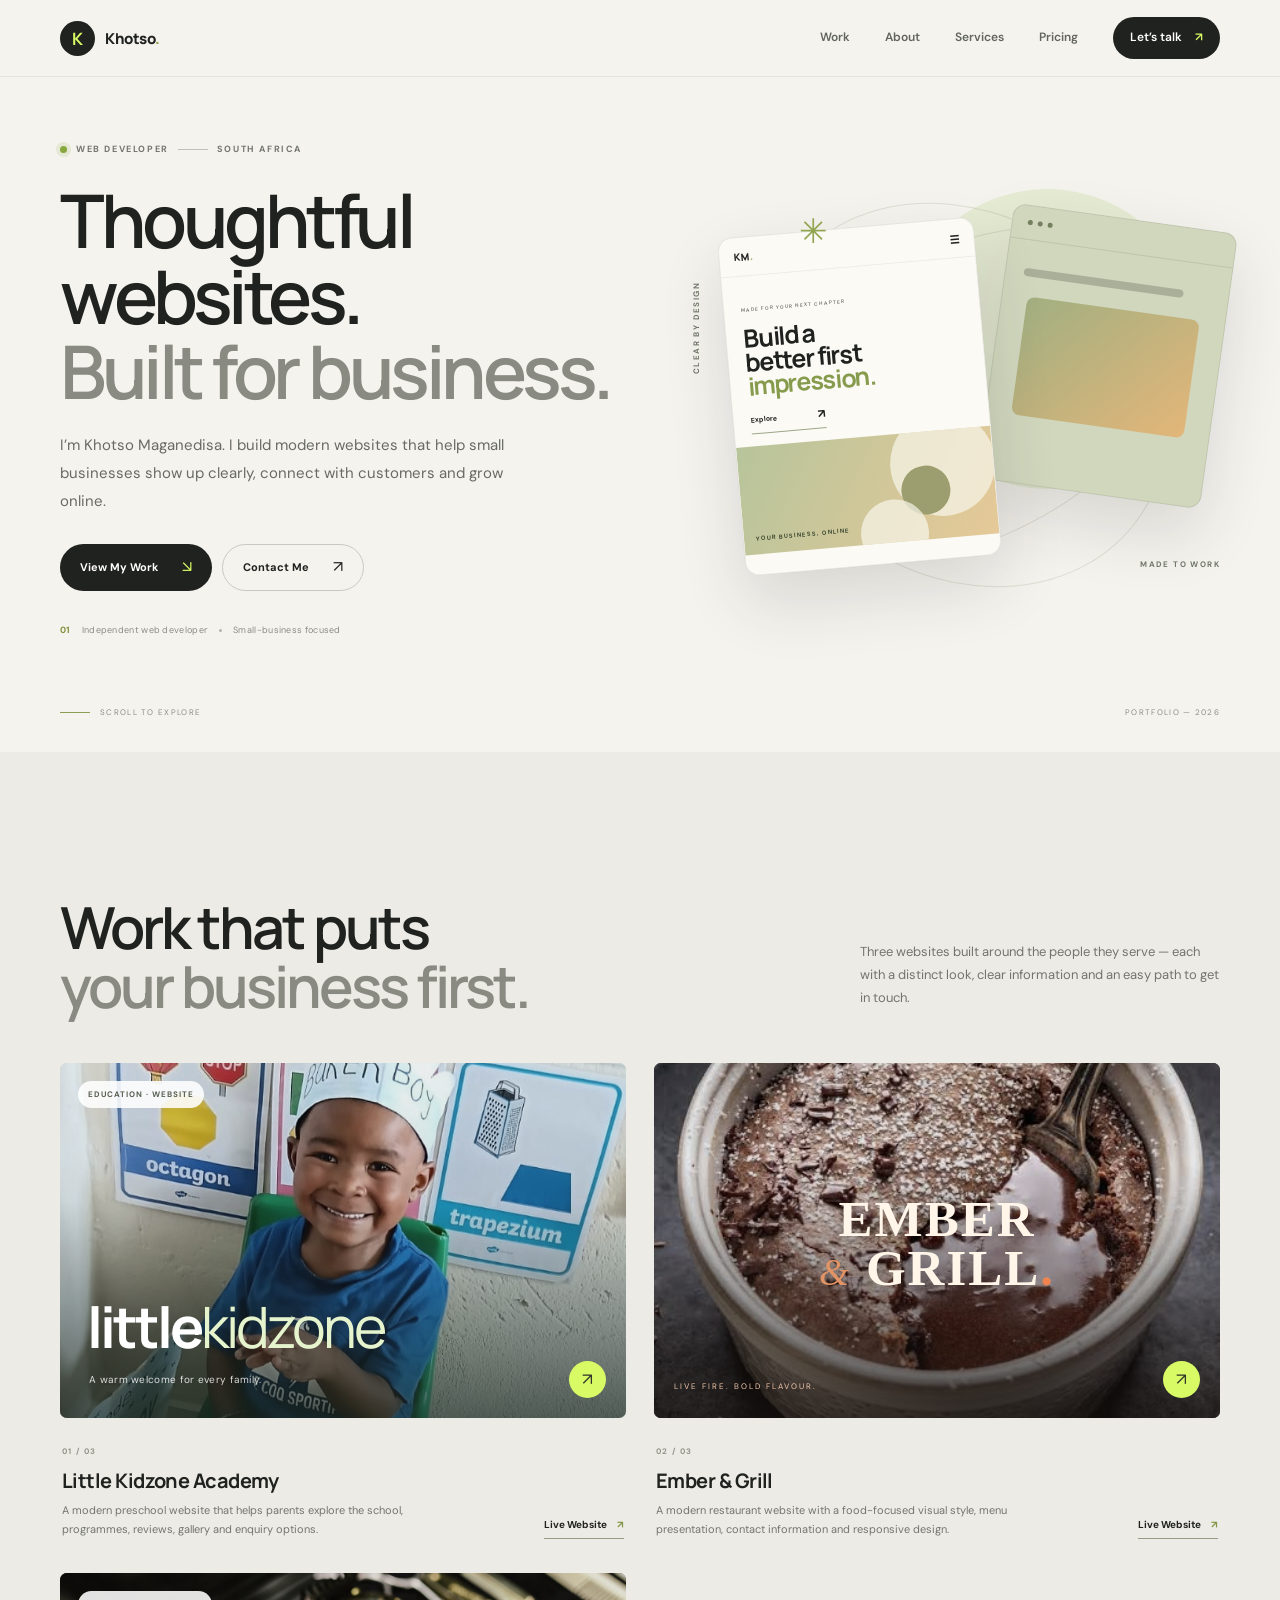
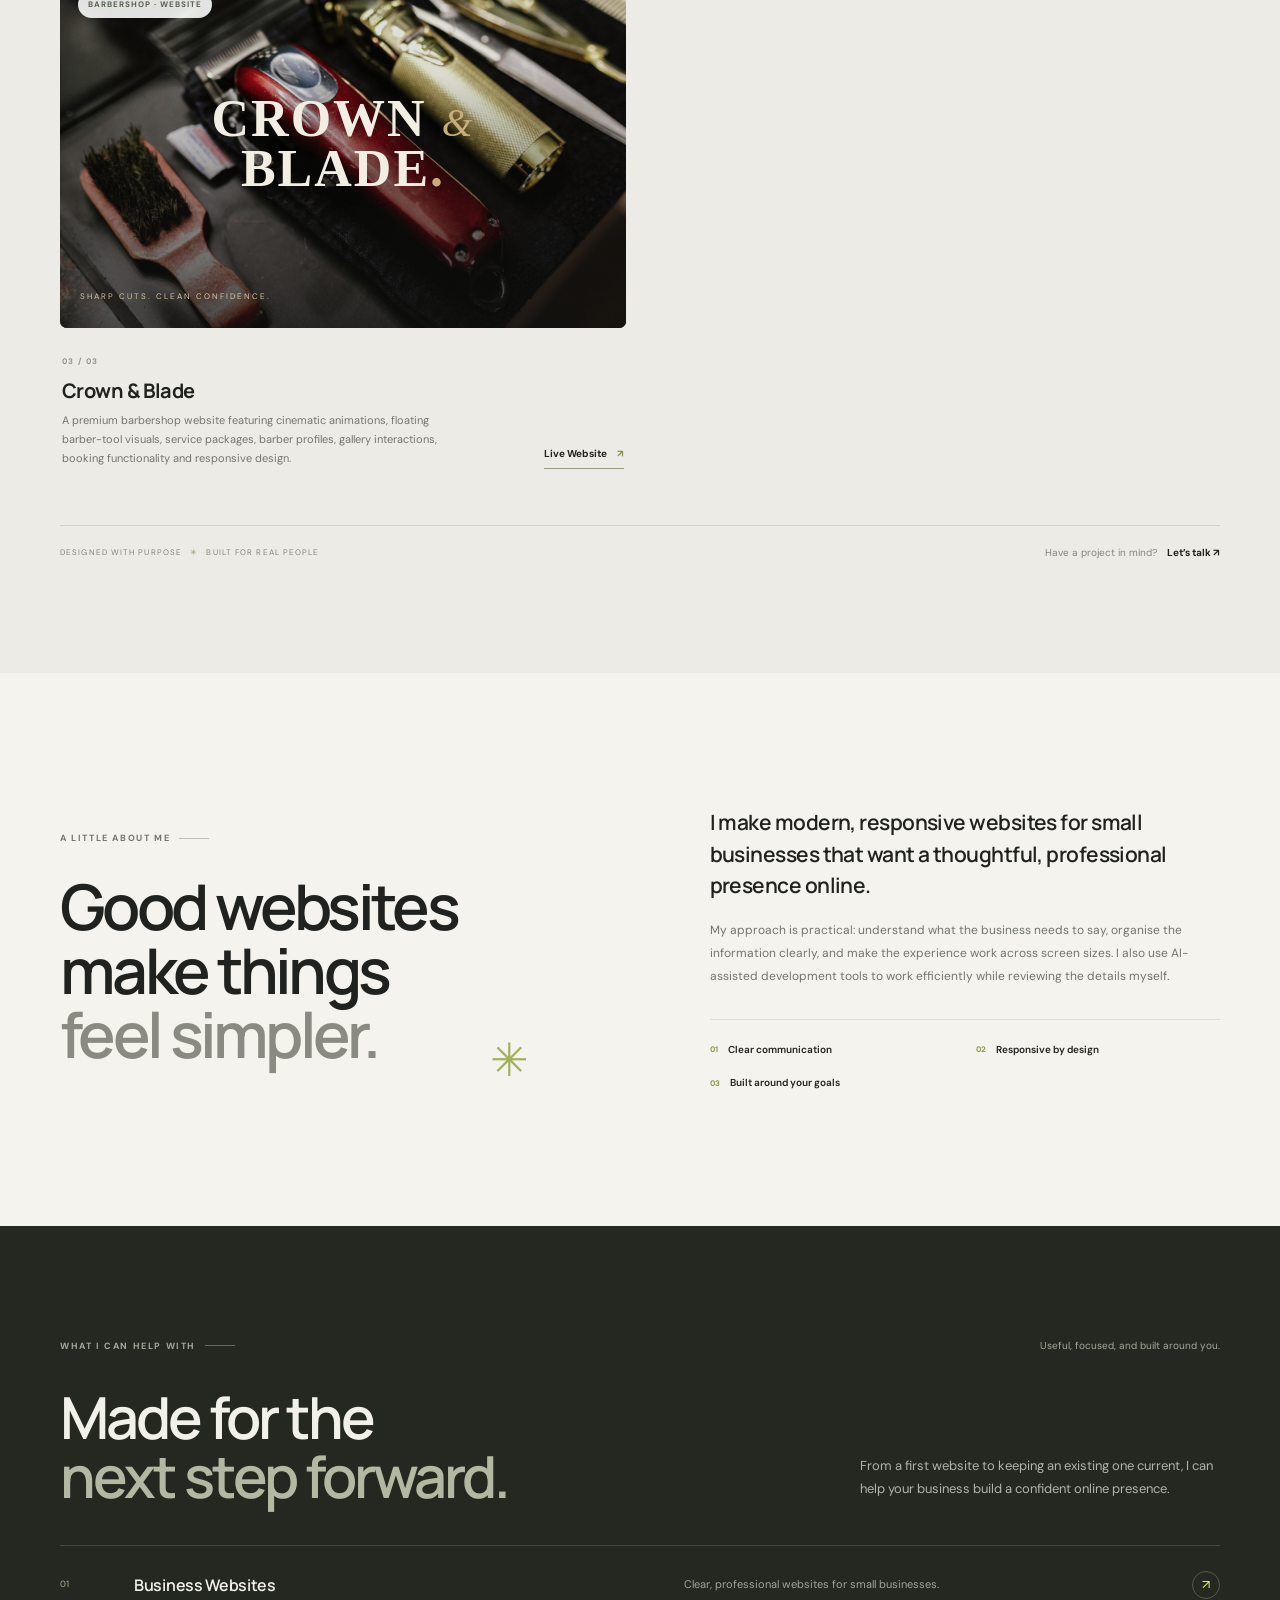
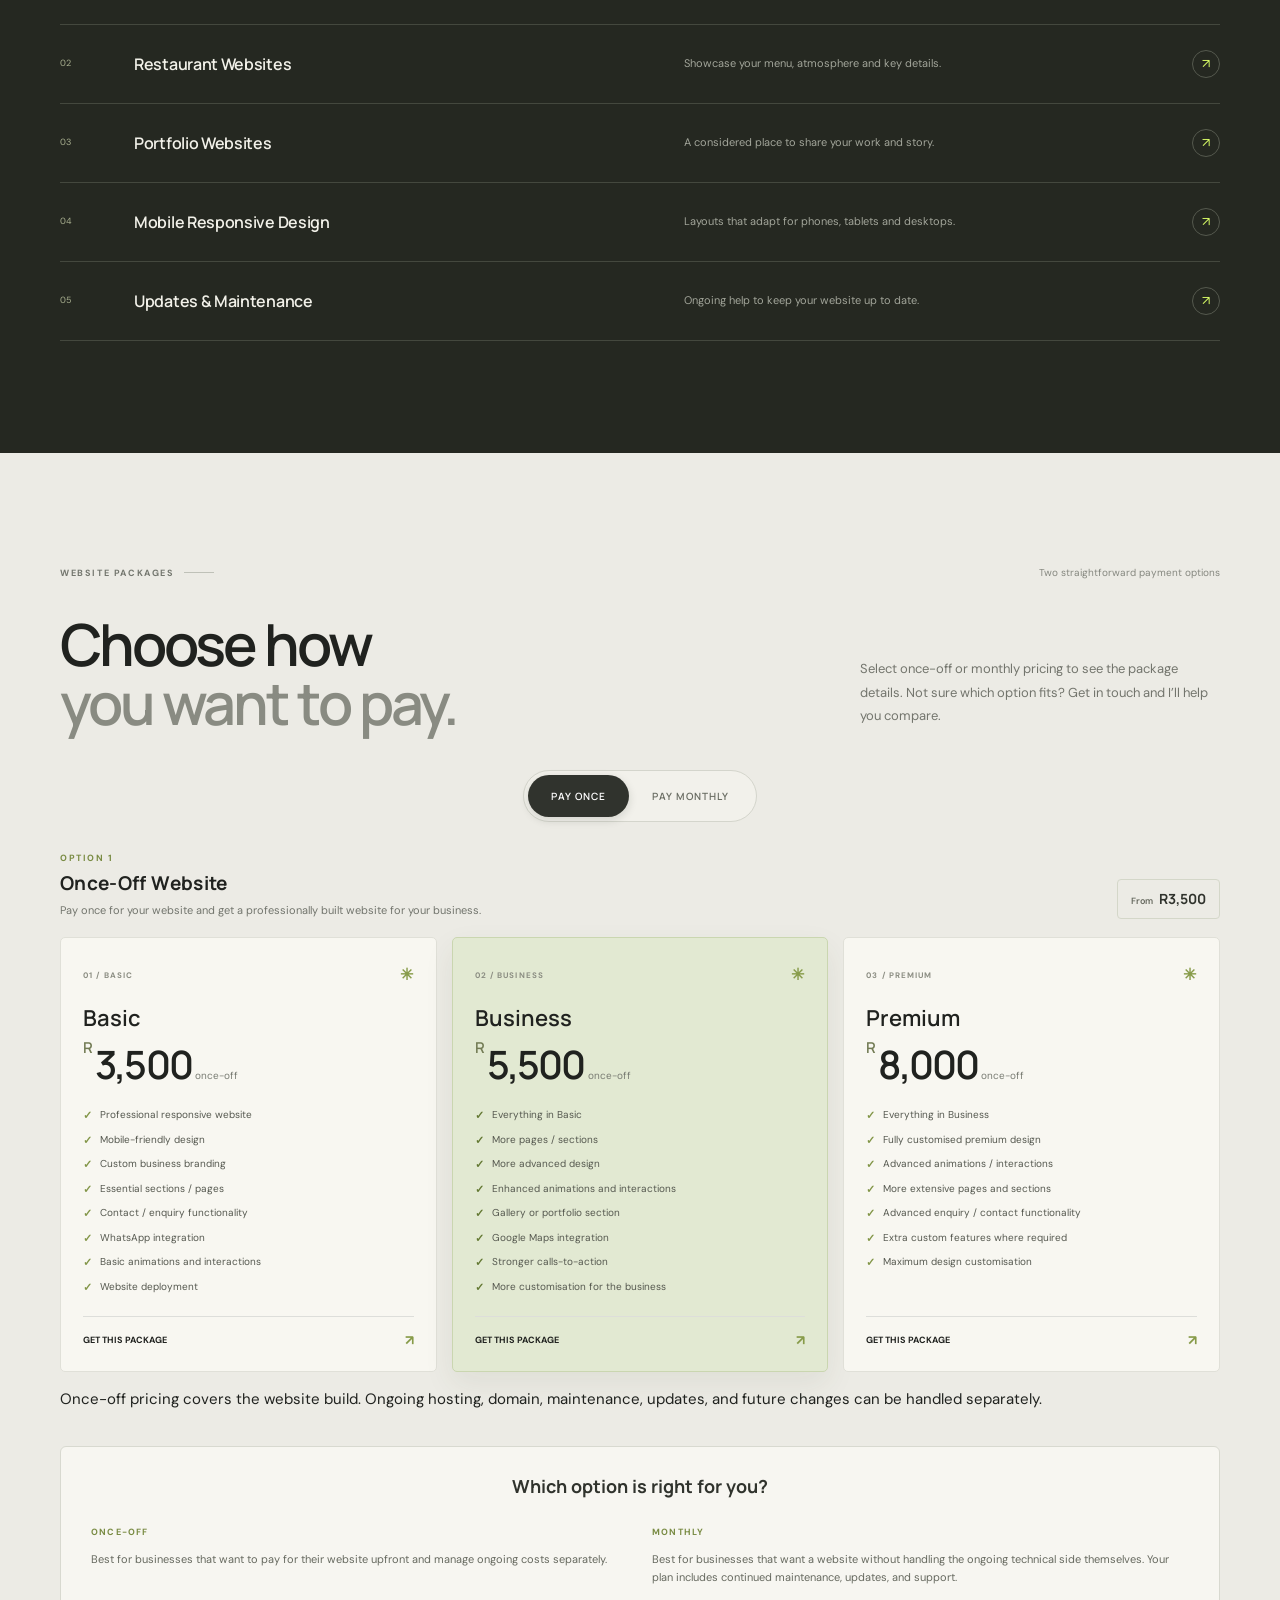
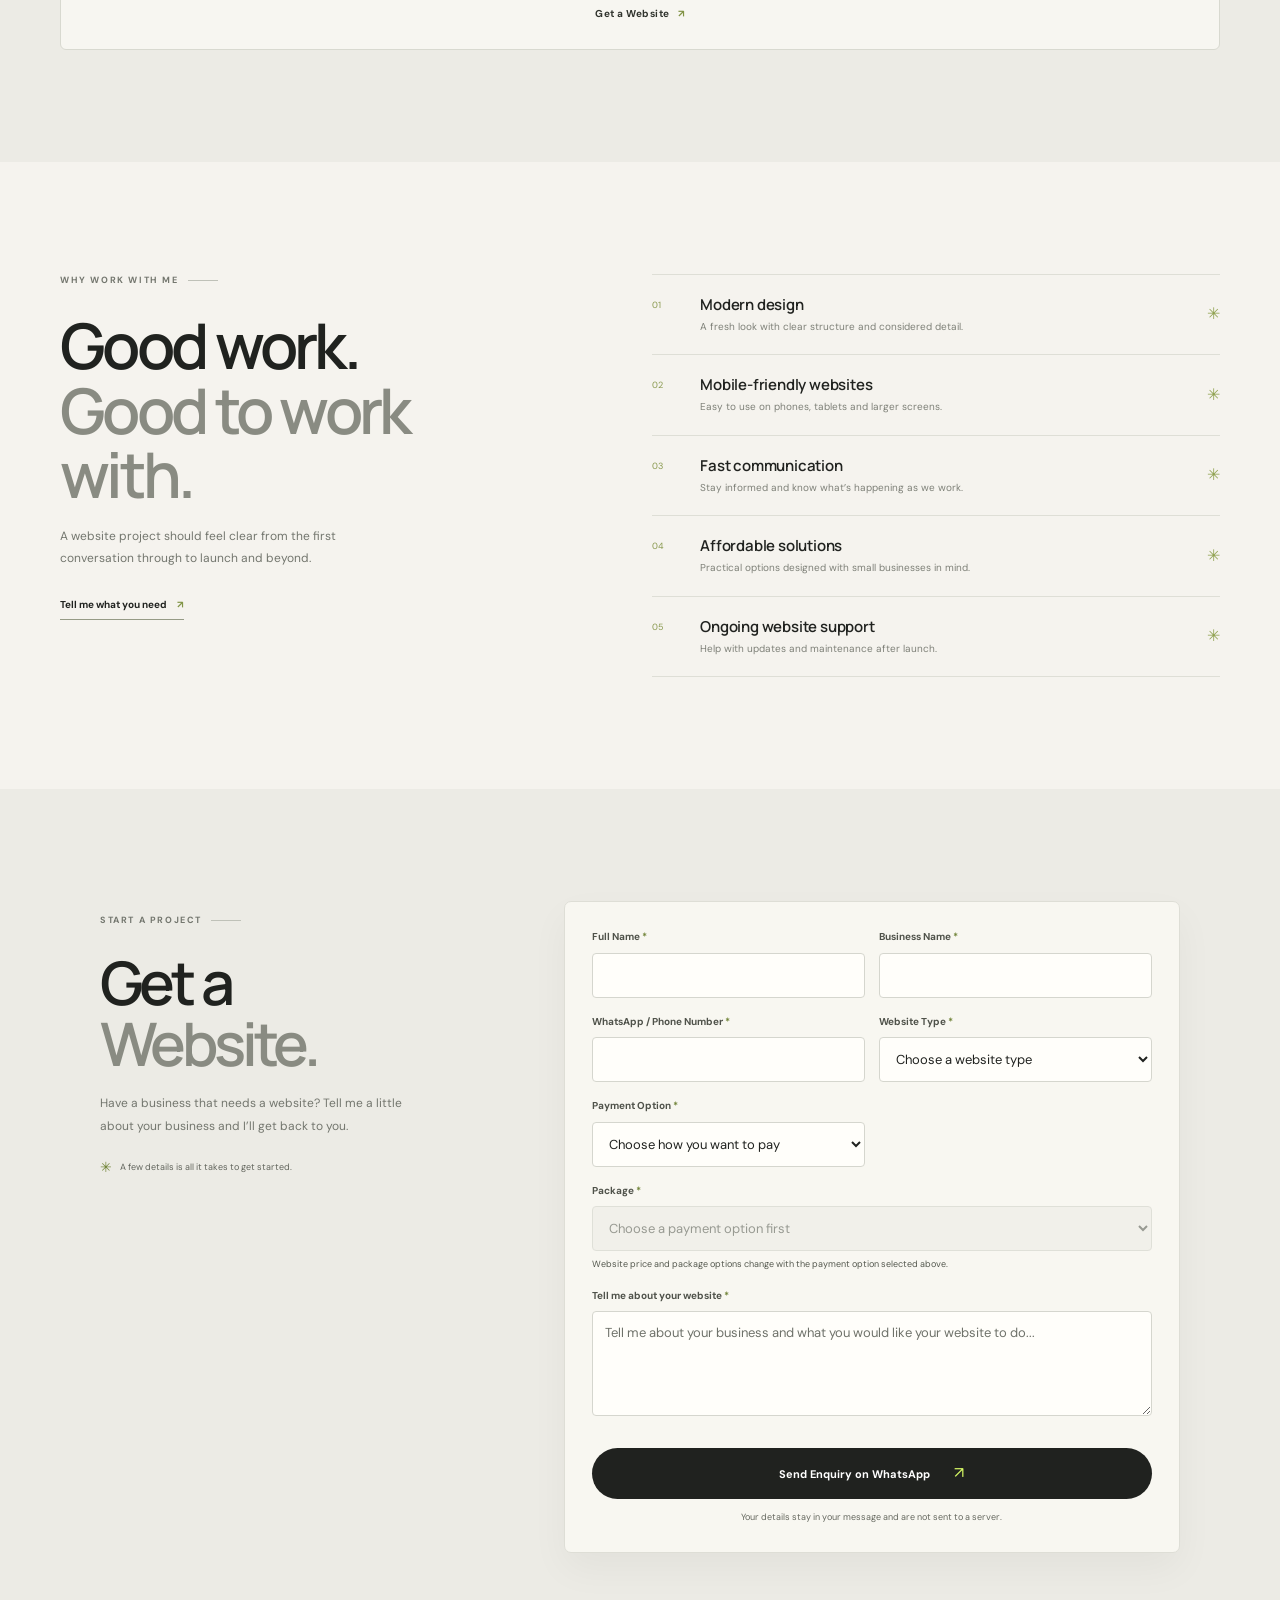
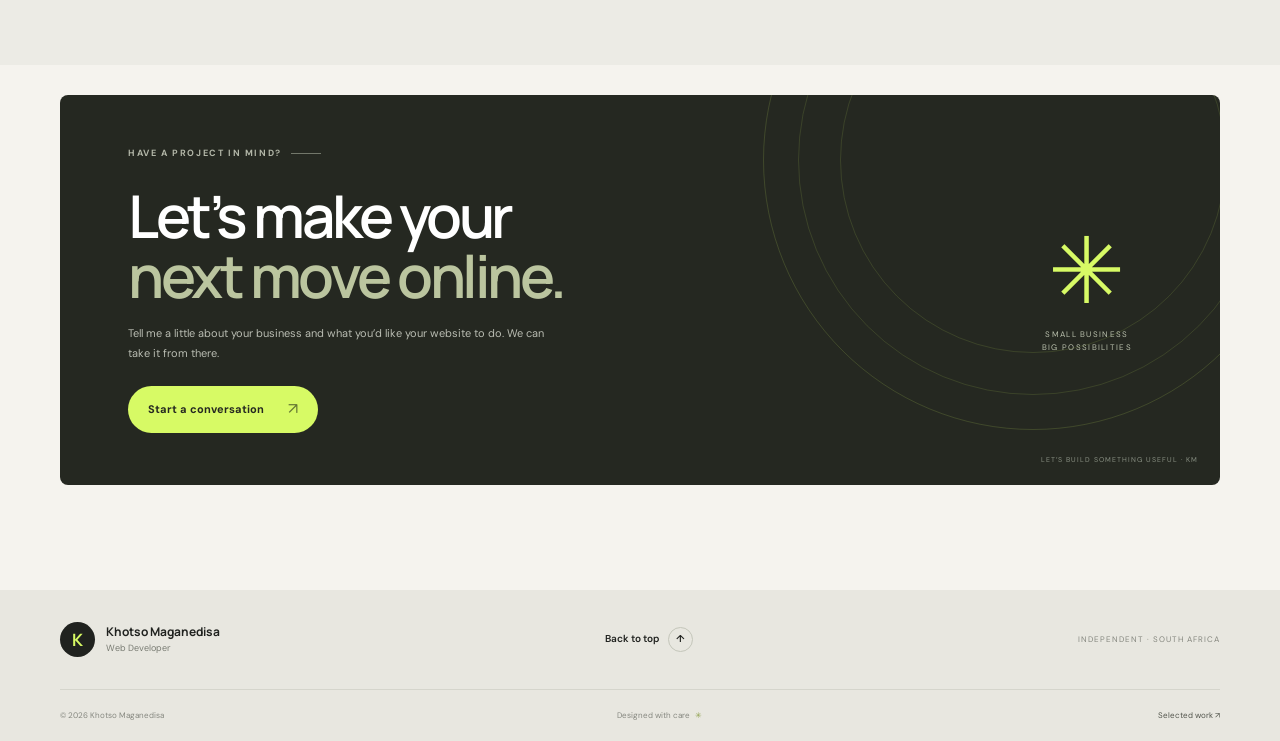
<file: index.html>
<!doctype html>
<html lang="en-ZA">
<head>
  <meta charset="utf-8">
  <meta name="viewport" content="width=device-width, initial-scale=1">
  <meta name="theme-color" content="#f5f3ee">
  <meta name="description" content="Khotso Maganedisa builds modern, responsive websites for small businesses.">
  <title>Khotso Maganedisa — Web Developer</title>
  <link rel="preconnect" href="https://fonts.googleapis.com">
  <link rel="preconnect" href="https://fonts.gstatic.com" crossorigin>
  <link href="https://fonts.googleapis.com/css2?family=DM+Sans:wght@400;500;600;700&family=Manrope:wght@400;500;600;700;800&display=swap" rel="stylesheet">
  <link rel="stylesheet" href="styles.css">
  <link rel="stylesheet" href="pricing.css">
  <link rel="stylesheet" href="enquiry.css">
  <script src="script.js" defer></script>
</head>
<body>
  <a class="skip-link" href="#main">Skip to content</a>
  <header class="site-header" id="top">
    <nav class="nav container" aria-label="Main navigation">
      <a class="brand" href="#top" aria-label="Khotso Maganedisa home"><span class="brand-mark">K</span><span>Khotso<span class="brand-dot">.</span></span></a>
      <button class="nav-toggle" type="button" aria-expanded="false" aria-controls="nav-links" aria-label="Open navigation"><span></span><span></span></button>
      <div class="nav-links" id="nav-links">
        <a href="#work">Work</a><a href="#about">About</a><a href="#services">Services</a><a href="#pricing">Pricing</a>
        <a class="nav-contact" href="#contact">Let’s talk <span aria-hidden="true">↗</span></a>
      </div>
    </nav>
  </header>

  <main id="main">
    <section class="hero container" aria-labelledby="hero-title">
      <div class="hero-copy reveal">
        <p class="eyebrow"><span class="status-dot"></span> WEB DEVELOPER <span class="eyebrow-line"></span> SOUTH AFRICA</p>
        <h1 id="hero-title">Thoughtful websites.<br><span>Built for business.</span></h1>
        <p class="hero-intro">I’m Khotso Maganedisa. I build modern websites that help small businesses show up clearly, connect with customers and grow online.</p>
        <div class="hero-actions"><a class="button button-dark" href="#work">View My Work <span aria-hidden="true">↘</span></a><a class="button button-outline" href="#contact">Contact Me <span aria-hidden="true">↗</span></a></div>
        <p class="hero-note"><span>01</span> Independent web developer <i></i> Small-business focused</p>
      </div>
      <div class="hero-art reveal" aria-label="Abstract portfolio illustration">
        <div class="art-orbit orbit-one"></div><div class="art-orbit orbit-two"></div><div class="art-sun"></div>
        <div class="art-card card-back"><span class="mini-window"><i></i><i></i><i></i></span><span class="back-lines"></span><span class="back-block"></span></div>
        <div class="art-card card-front"><div class="mock-top"><span>KM<span>.</span></span><span class="mock-menu">☰</span></div><div class="mock-copy"><small>MADE FOR YOUR NEXT CHAPTER</small><b>Build a<br>better first<br><em>impression.</em></b><span class="mock-cta">Explore <i>↗</i></span></div><div class="mock-image"><div class="mock-shape"></div><span>YOUR BUSINESS, ONLINE</span></div></div>
        <span class="art-label label-left">CLEAR BY DESIGN</span><span class="art-label label-right">MADE TO WORK</span><span class="art-spark">✳</span>
      </div>
      <a class="scroll-cue" href="#work"><span></span>SCROLL TO EXPLORE</a><span class="hero-index">PORTFOLIO — 2026</span>
    </section>

    <section class="work section" id="work">
      <div class="container">
        <div class="section-top reveal"><p class="eyebrow">SELECTED PROJECTS <span class="eyebrow-line"></span> 01—03</p><span class="section-aside">A closer look at what I build <b>↓</b></span></div>
        <div class="section-heading reveal"><h2>Work that puts<br><span>your business first.</span></h2><p>Three websites built around the people they serve — each with a distinct look, clear information and an easy path to get in touch.</p></div>
        <div class="project-grid">
          <article class="project-card project-kidzone reveal">
            <a class="project-visual kidzone-visual" href="https://xai-zen428.github.io/little-kidzone-academyWEB/" target="_blank" rel="noopener noreferrer" aria-label="Visit Little Kidzone Academy live website">
              <img src="assets/projects/little-kidzone.jpg" alt="A Little Kidzone Academy pupil taking part in a classroom activity" loading="lazy">
              <span class="visual-shade"></span><span class="project-type">EDUCATION · WEBSITE</span><span class="visual-title">little<span>kidzone</span></span><span class="visual-caption">A warm welcome for every family.</span><span class="visual-arrow" aria-hidden="true">↗</span>
            </a>
            <div class="project-info"><div><span class="project-count">01 / 03</span><h3>Little Kidzone Academy</h3><p>A modern preschool website that helps parents explore the school, programmes, reviews, gallery and enquiry options.</p></div><a class="text-link" href="https://xai-zen428.github.io/little-kidzone-academyWEB/" target="_blank" rel="noopener noreferrer">Live Website <span aria-hidden="true">↗</span></a></div>
          </article>
          <article class="project-card project-ember reveal">
            <a class="project-visual ember-visual" href="https://xai-zen428.github.io/ember-grill/" target="_blank" rel="noopener noreferrer" aria-label="Visit Ember and Grill live website">
              <img src="assets/projects/ember-grill.jpg" alt="Chocolate dessert featured in the Ember and Grill project" loading="lazy">
              <span class="ember-overlay"></span><span class="ember-wordmark">EMBER<br><i>&amp;</i> GRILL<span class="period">.</span></span><span class="ember-caption">LIVE FIRE. BOLD FLAVOUR.</span><span class="visual-arrow" aria-hidden="true">↗</span>
            </a>
            <div class="project-info"><div><span class="project-count">02 / 03</span><h3>Ember &amp; Grill</h3><p>A modern restaurant website with a food-focused visual style, menu presentation, contact information and responsive design.</p></div><a class="text-link" href="https://xai-zen428.github.io/ember-grill/" target="_blank" rel="noopener noreferrer">Live Website <span aria-hidden="true">↗</span></a></div>
          </article>
          <article class="project-card project-crown reveal">
            <a class="project-visual crown-visual" href="https://xai-zen428.github.io/Crown-Blade/" target="_blank" rel="noopener noreferrer" aria-label="Visit Crown and Blade live website">
              <img src="assets/projects/crown-blade.jpg" alt="Barber clippers, scissors and grooming tools" loading="lazy">
              <span class="crown-overlay"></span><span class="crown-wordmark">CROWN <i>&amp;</i><br>BLADE<span>.</span></span><span class="crown-caption">SHARP CUTS. CLEAN CONFIDENCE.</span><span class="project-type">BARBERSHOP · WEBSITE</span>
            </a>
            <div class="project-info"><div><span class="project-count">03 / 03</span><h3>Crown &amp; Blade</h3><p>A premium barbershop website featuring cinematic animations, floating barber-tool visuals, service packages, barber profiles, gallery interactions, booking functionality and responsive design.</p></div><a class="text-link" href="https://xai-zen428.github.io/Crown-Blade/" target="_blank" rel="noopener noreferrer">Live Website <span aria-hidden="true">↗</span></a></div>
          </article>
        </div>
        <div class="work-foot reveal"><span>DESIGNED WITH PURPOSE <i>✳</i> BUILT FOR REAL PEOPLE</span><a href="#contact">Have a project in mind? <b>Let’s talk ↗</b></a></div>
      </div>
    </section>

    <section class="about section" id="about">
      <div class="container about-grid">
        <div class="about-heading reveal"><p class="eyebrow">A LITTLE ABOUT ME <span class="eyebrow-line"></span></p><h2>Good websites<br>make things<br><span>feel simpler.</span></h2><span class="about-scribble" aria-hidden="true">✳</span></div>
        <div class="about-copy reveal"><p class="about-lead">I make modern, responsive websites for small businesses that want a thoughtful, professional presence online.</p><p>My approach is practical: understand what the business needs to say, organise the information clearly, and make the experience work across screen sizes. I also use AI-assisted development tools to work efficiently while reviewing the details myself.</p><div class="about-facts"><div><span>01</span><b>Clear communication</b></div><div><span>02</span><b>Responsive by design</b></div><div><span>03</span><b>Built around your goals</b></div></div></div>
      </div>
    </section>

    <section class="services section" id="services">
      <div class="container"><div class="section-top reveal"><p class="eyebrow">WHAT I CAN HELP WITH <span class="eyebrow-line"></span></p><span class="section-aside">Useful, focused, and built around you.</span></div><div class="section-heading reveal"><h2>Made for the<br><span>next step forward.</span></h2><p>From a first website to keeping an existing one current, I can help your business build a confident online presence.</p></div>
        <div class="service-list">
          <article class="service-item reveal"><span class="service-no">01</span><h3>Business Websites</h3><p>Clear, professional websites for small businesses.</p><span class="service-icon" aria-hidden="true">↗</span></article>
          <article class="service-item reveal"><span class="service-no">02</span><h3>Restaurant Websites</h3><p>Showcase your menu, atmosphere and key details.</p><span class="service-icon" aria-hidden="true">↗</span></article>
          <article class="service-item reveal"><span class="service-no">03</span><h3>Portfolio Websites</h3><p>A considered place to share your work and story.</p><span class="service-icon" aria-hidden="true">↗</span></article>
          <article class="service-item reveal"><span class="service-no">04</span><h3>Mobile Responsive Design</h3><p>Layouts that adapt for phones, tablets and desktops.</p><span class="service-icon" aria-hidden="true">↗</span></article>
          <article class="service-item reveal"><span class="service-no">05</span><h3>Updates &amp; Maintenance</h3><p>Ongoing help to keep your website up to date.</p><span class="service-icon" aria-hidden="true">↗</span></article>
        </div>
      </div>
    </section>

    <section class="pricing section" id="pricing">
      <div class="container"><div class="section-top reveal"><p class="eyebrow">WEBSITE PACKAGES <span class="eyebrow-line"></span></p><span class="section-aside">Two straightforward payment options</span></div><div class="section-heading reveal"><h2>Choose how<br><span>you want to pay.</span></h2><p>Select once-off or monthly pricing to see the package details. Not sure which option fits? Get in touch and I’ll help you compare.</p></div>
        <div class="pricing-switcher reveal" role="tablist" aria-label="Choose a website payment option">
          <button class="pricing-tab is-active" id="tab-once-off" type="button" role="tab" aria-selected="true" aria-controls="once-off-group" tabindex="0" data-pricing-tab="once-off">PAY ONCE</button>
          <button class="pricing-tab" id="tab-monthly" type="button" role="tab" aria-selected="false" aria-controls="monthly-group" tabindex="-1" data-pricing-tab="monthly">PAY MONTHLY</button>
        </div>
        <section class="pricing-option-group reveal is-visible" id="once-off-group" role="tabpanel" aria-labelledby="tab-once-off">
          <div class="pricing-group-heading"><div><p class="eyebrow">OPTION 1</p><h3>Once-Off Website</h3><p>Pay once for your website and get a professionally built website for your business.</p></div><strong class="pricing-from">From <span>R3,500</span></strong></div>
          <div class="pricing-grid">
            <article class="price-card"><div class="price-head"><span>01 / BASIC</span><span class="price-icon">✳</span></div><h3>Basic</h3><p class="price-value"><span>R</span>3,500<small> once-off</small></p><ul class="price-features"><li>Professional responsive website</li><li>Mobile-friendly design</li><li>Custom business branding</li><li>Essential sections / pages</li><li>Contact / enquiry functionality</li><li>WhatsApp integration</li><li>Basic animations and interactions</li><li>Website deployment</li></ul><a class="price-link" href="#get-website" data-payment-option="once-off" data-package="basic">GET THIS PACKAGE <span>↗</span></a></article>
            <article class="price-card price-featured"><div class="price-head"><span>02 / BUSINESS</span><span class="price-icon">✳</span></div><h3>Business</h3><p class="price-value"><span>R</span>5,500<small> once-off</small></p><ul class="price-features"><li>Everything in Basic</li><li>More pages / sections</li><li>More advanced design</li><li>Enhanced animations and interactions</li><li>Gallery or portfolio section</li><li>Google Maps integration</li><li>Stronger calls-to-action</li><li>More customisation for the business</li></ul><a class="price-link" href="#get-website" data-payment-option="once-off" data-package="business">GET THIS PACKAGE <span>↗</span></a></article>
            <article class="price-card"><div class="price-head"><span>03 / PREMIUM</span><span class="price-icon">✳</span></div><h3>Premium</h3><p class="price-value"><span>R</span>8,000<small> once-off</small></p><ul class="price-features"><li>Everything in Business</li><li>Fully customised premium design</li><li>Advanced animations / interactions</li><li>More extensive pages and sections</li><li>Advanced enquiry / contact functionality</li><li>Extra custom features where required</li><li>Maximum design customisation</li></ul><a class="price-link" href="#get-website" data-payment-option="once-off" data-package="premium">GET THIS PACKAGE <span>↗</span></a></article>
          </div>
          <p class="pricing-option-note">Once-off pricing covers the website build. Ongoing hosting, domain, maintenance, updates, and future changes can be handled separately.</p>
        </section>
        <section class="pricing-option-group reveal" id="monthly-group" role="tabpanel" aria-labelledby="tab-monthly" hidden>
          <div class="pricing-group-heading"><div><p class="eyebrow">OPTION 2</p><h3>Monthly Website</h3><p>Get your website built and keep it maintained with ongoing support, updates, and management.</p></div><strong class="pricing-from">From <span>R4,000/month</span></strong></div>
          <div class="pricing-grid">
            <article class="price-card"><div class="price-head"><span>01 / BASIC</span><span class="price-icon">✳</span></div><h3>Basic</h3><p class="price-value"><span>R</span>4,000<small> / month</small></p><ul class="price-features"><li>Professional responsive website</li><li>Mobile-friendly design</li><li>Custom business branding</li><li>Essential sections / pages</li><li>Contact / enquiry functionality</li><li>WhatsApp integration</li><li>Hosting management</li><li>Website maintenance</li><li>Basic content updates</li><li>Technical support</li></ul><a class="price-link" href="#get-website" data-payment-option="monthly" data-package="basic">START MONTHLY PLAN <span>↗</span></a></article>
            <article class="price-card price-featured"><div class="price-head"><span>02 / BUSINESS</span><span class="price-icon">✳</span></div><h3>Business</h3><p class="price-value"><span>R</span>5,500<small> / month</small></p><ul class="price-features"><li>Everything in Basic</li><li>More pages / sections</li><li>More advanced design</li><li>Enhanced animations and interactions</li><li>Gallery or portfolio section</li><li>Google Maps integration</li><li>Ongoing website updates</li><li>Content changes</li><li>Priority support</li><li>Continued maintenance</li></ul><a class="price-link" href="#get-website" data-payment-option="monthly" data-package="business">START MONTHLY PLAN <span>↗</span></a></article>
            <article class="price-card"><div class="price-head"><span>03 / PREMIUM</span><span class="price-icon">✳</span></div><h3>Premium</h3><p class="price-value"><span>R</span>7,000<small> / month</small></p><ul class="price-features"><li>Everything in Business</li><li>Fully customised premium website</li><li>Advanced animations / interactions</li><li>More extensive pages and sections</li><li>Advanced enquiry / contact functionality</li><li>Ongoing improvements</li><li>Regular updates and maintenance</li><li>Priority support</li><li>Additional custom features where appropriate</li></ul><a class="price-link" href="#get-website" data-payment-option="monthly" data-package="premium">START MONTHLY PLAN <span>↗</span></a></article>
          </div>
          <p class="pricing-option-note">Monthly plans include ongoing website management, maintenance, updates, and support.</p>
        </section>
        <div class="pricing-guidance reveal"><h3>Which option is right for you?</h3><div class="pricing-guidance-grid"><article><span>ONCE-OFF</span><p>Best for businesses that want to pay for their website upfront and manage ongoing costs separately.</p></article><article><span>MONTHLY</span><p>Best for businesses that want a website without handling the ongoing technical side themselves. Your plan includes continued maintenance, updates, and support.</p></article></div><a class="pricing-guidance-link" href="#get-website">Get a Website <span aria-hidden="true">↗</span></a></div>
      </div>
    </section>

    <section class="reasons section">
      <div class="container reasons-grid"><div class="reasons-heading reveal"><p class="eyebrow">WHY WORK WITH ME <span class="eyebrow-line"></span></p><h2>Good work.<br><span>Good to work with.</span></h2><p>A website project should feel clear from the first conversation through to launch and beyond.</p><a href="#contact" class="text-link">Tell me what you need <span>↗</span></a></div>
        <div class="reason-list"><div class="reason reveal"><span>01</span><div><h3>Modern design</h3><p>A fresh look with clear structure and considered detail.</p></div><i>✳</i></div><div class="reason reveal"><span>02</span><div><h3>Mobile-friendly websites</h3><p>Easy to use on phones, tablets and larger screens.</p></div><i>✳</i></div><div class="reason reveal"><span>03</span><div><h3>Fast communication</h3><p>Stay informed and know what’s happening as we work.</p></div><i>✳</i></div><div class="reason reveal"><span>04</span><div><h3>Affordable solutions</h3><p>Practical options designed with small businesses in mind.</p></div><i>✳</i></div><div class="reason reveal"><span>05</span><div><h3>Ongoing website support</h3><p>Help with updates and maintenance after launch.</p></div><i>✳</i></div></div>
      </div>
    </section>

    <section class="get-website section" id="get-website" aria-labelledby="get-website-title">
      <div class="container enquiry-layout">
        <div class="enquiry-intro reveal">
          <p class="eyebrow">START A PROJECT <span class="eyebrow-line"></span></p>
          <h2 id="get-website-title">Get a<br><span>Website.</span></h2>
          <p>Have a business that needs a website? Tell me a little about your business and I’ll get back to you.</p>
          <span class="enquiry-note"><i aria-hidden="true">✳</i> A few details is all it takes to get started.</span>
        </div>
        <form class="website-form reveal" id="website-enquiry-form" novalidate>
          <div class="form-fields">
            <div class="form-field">
              <label for="enquiry-name">Full Name <span aria-hidden="true">*</span></label>
              <input id="enquiry-name" name="name" type="text" autocomplete="name" required>
            </div>
            <div class="form-field">
              <label for="enquiry-business">Business Name <span aria-hidden="true">*</span></label>
              <input id="enquiry-business" name="business" type="text" autocomplete="organization" required>
            </div>
            <div class="form-field">
              <label for="enquiry-phone">WhatsApp / Phone Number <span aria-hidden="true">*</span></label>
              <input id="enquiry-phone" name="phone" type="tel" autocomplete="tel" required>
            </div>
            <div class="form-field">
              <label for="enquiry-type">Website Type <span aria-hidden="true">*</span></label>
              <select id="enquiry-type" name="websiteType" required>
                <option value="">Choose a website type</option>
                <option>Business Website</option>
                <option>Restaurant Website</option>
                <option>Portfolio Website</option>
                <option>E-commerce Website</option>
                <option>School / Academy Website</option>
                <option>Other</option>
              </select>
            </div>
            <div class="form-field">
              <label for="enquiry-payment-option">Payment Option <span aria-hidden="true">*</span></label>
              <select id="enquiry-payment-option" name="paymentOption" required>
                <option value="">Choose how you want to pay</option>
                <option value="once-off">Once-off website</option>
                <option value="monthly">Monthly website plan</option>
                <option value="advice">Not sure — I need advice</option>
              </select>
            </div>
            <div class="form-field form-field-wide">
              <label for="enquiry-budget">Package <span aria-hidden="true">*</span></label>
              <select id="enquiry-budget" name="package" required disabled>
                <option value="">Choose a payment option first</option>
              </select>
              <p class="package-pricing-note">Website price and package options change with the payment option selected above.</p>
            </div>
            <div class="form-field form-field-wide">
              <label for="enquiry-details">Tell me about your website <span aria-hidden="true">*</span></label>
              <textarea id="enquiry-details" name="details" rows="4" placeholder="Tell me about your business and what you would like your website to do..." required></textarea>
            </div>
          </div>
          <p class="form-feedback" id="enquiry-feedback" role="status" aria-live="polite"></p>
          <button class="button button-dark enquiry-submit" type="submit">Send Enquiry on WhatsApp <span aria-hidden="true">↗</span></button>
          <p class="form-privacy">Your details stay in your message and are not sent to a server.</p>
        </form>
      </div>
    </section>

    <section class="contact section" id="contact"><div class="container contact-panel reveal"><div class="contact-orbit" aria-hidden="true"></div><div class="contact-copy"><p class="eyebrow">HAVE A PROJECT IN MIND? <span class="eyebrow-line"></span></p><h2>Let’s make your<br><span>next move online.</span></h2><p>Tell me a little about your business and what you’d like your website to do. We can take it from there.</p><a class="button button-light" href="https://wa.me/27706913854?text=Hi%20Khotso%2C%20I%27m%20interested%20in%20getting%20a%20website.%20I%27d%20like%20to%20discuss%20my%20project." target="_blank" rel="noopener noreferrer">Start a conversation <span aria-hidden="true">↗</span></a></div><div class="contact-side"><span class="contact-asterisk">✳</span><span>SMALL BUSINESS<br>BIG POSSIBILITIES</span></div><span class="contact-index">LET’S BUILD SOMETHING USEFUL · KM</span></div></section>
  </main>
  <footer class="footer"><div class="container footer-main"><a class="footer-brand" href="#top"><span class="brand-mark">K</span><span><b>Khotso Maganedisa</b><small>Web Developer</small></span></a><a href="#top" class="back-top">Back to top <span>↑</span></a><span class="footer-location">INDEPENDENT · SOUTH AFRICA</span></div><div class="container footer-bottom"><span>© <span id="year"></span> Khotso Maganedisa</span><span>Designed with care <i>✳</i></span><a href="#work">Selected work <span>↗</span></a></div></footer>
</body>
</html>
</file>
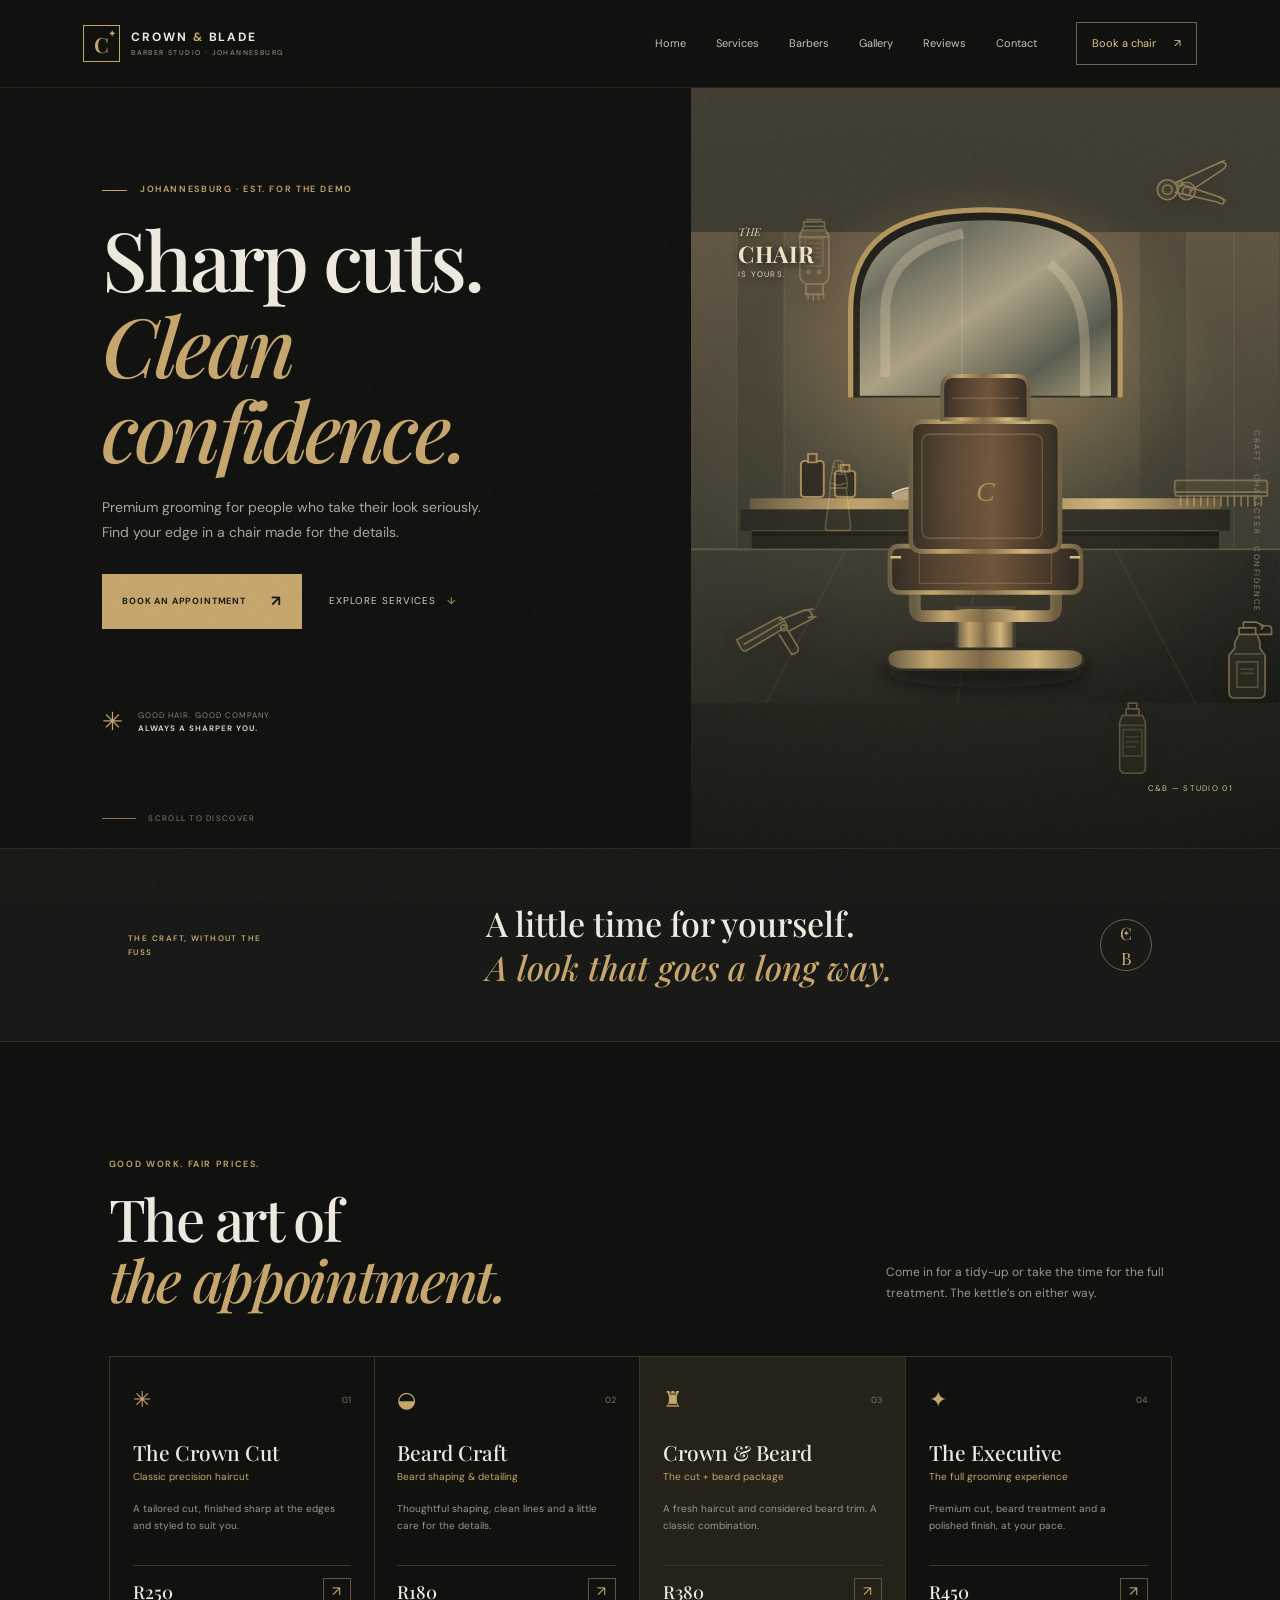
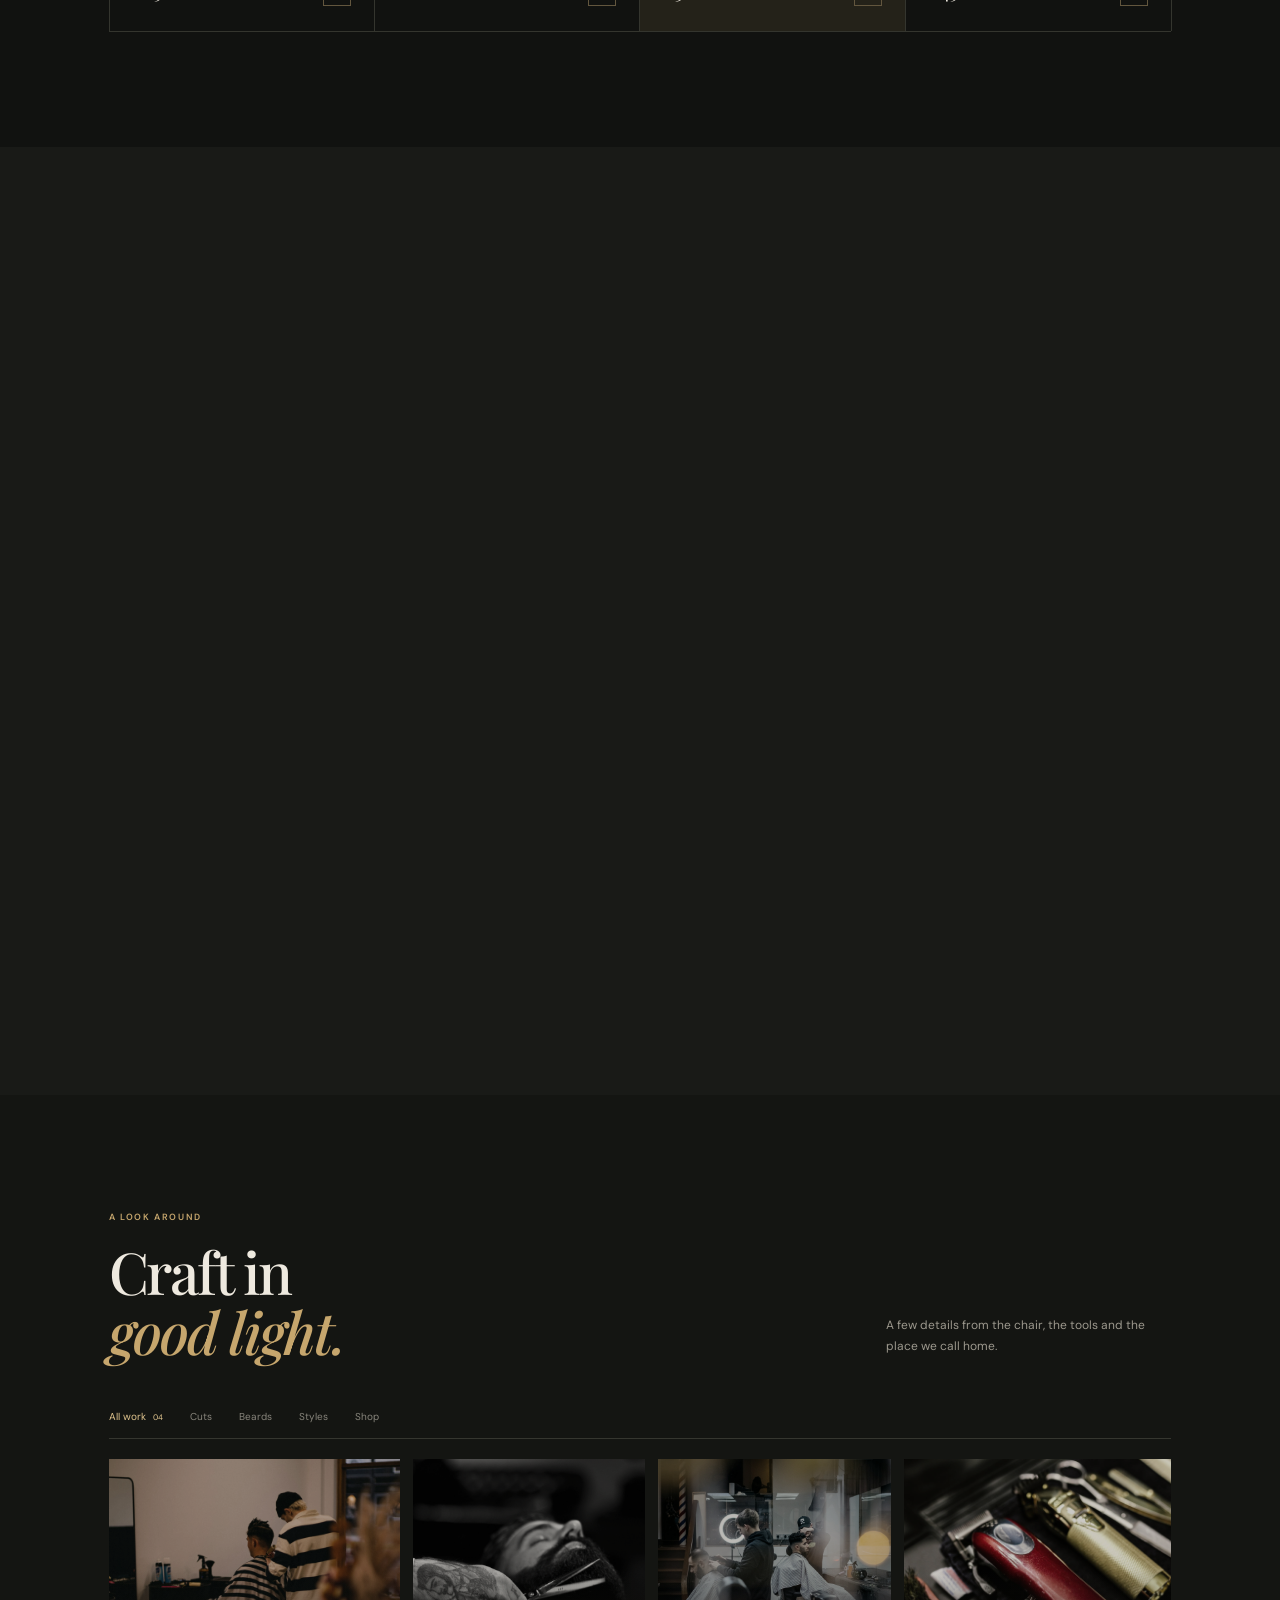
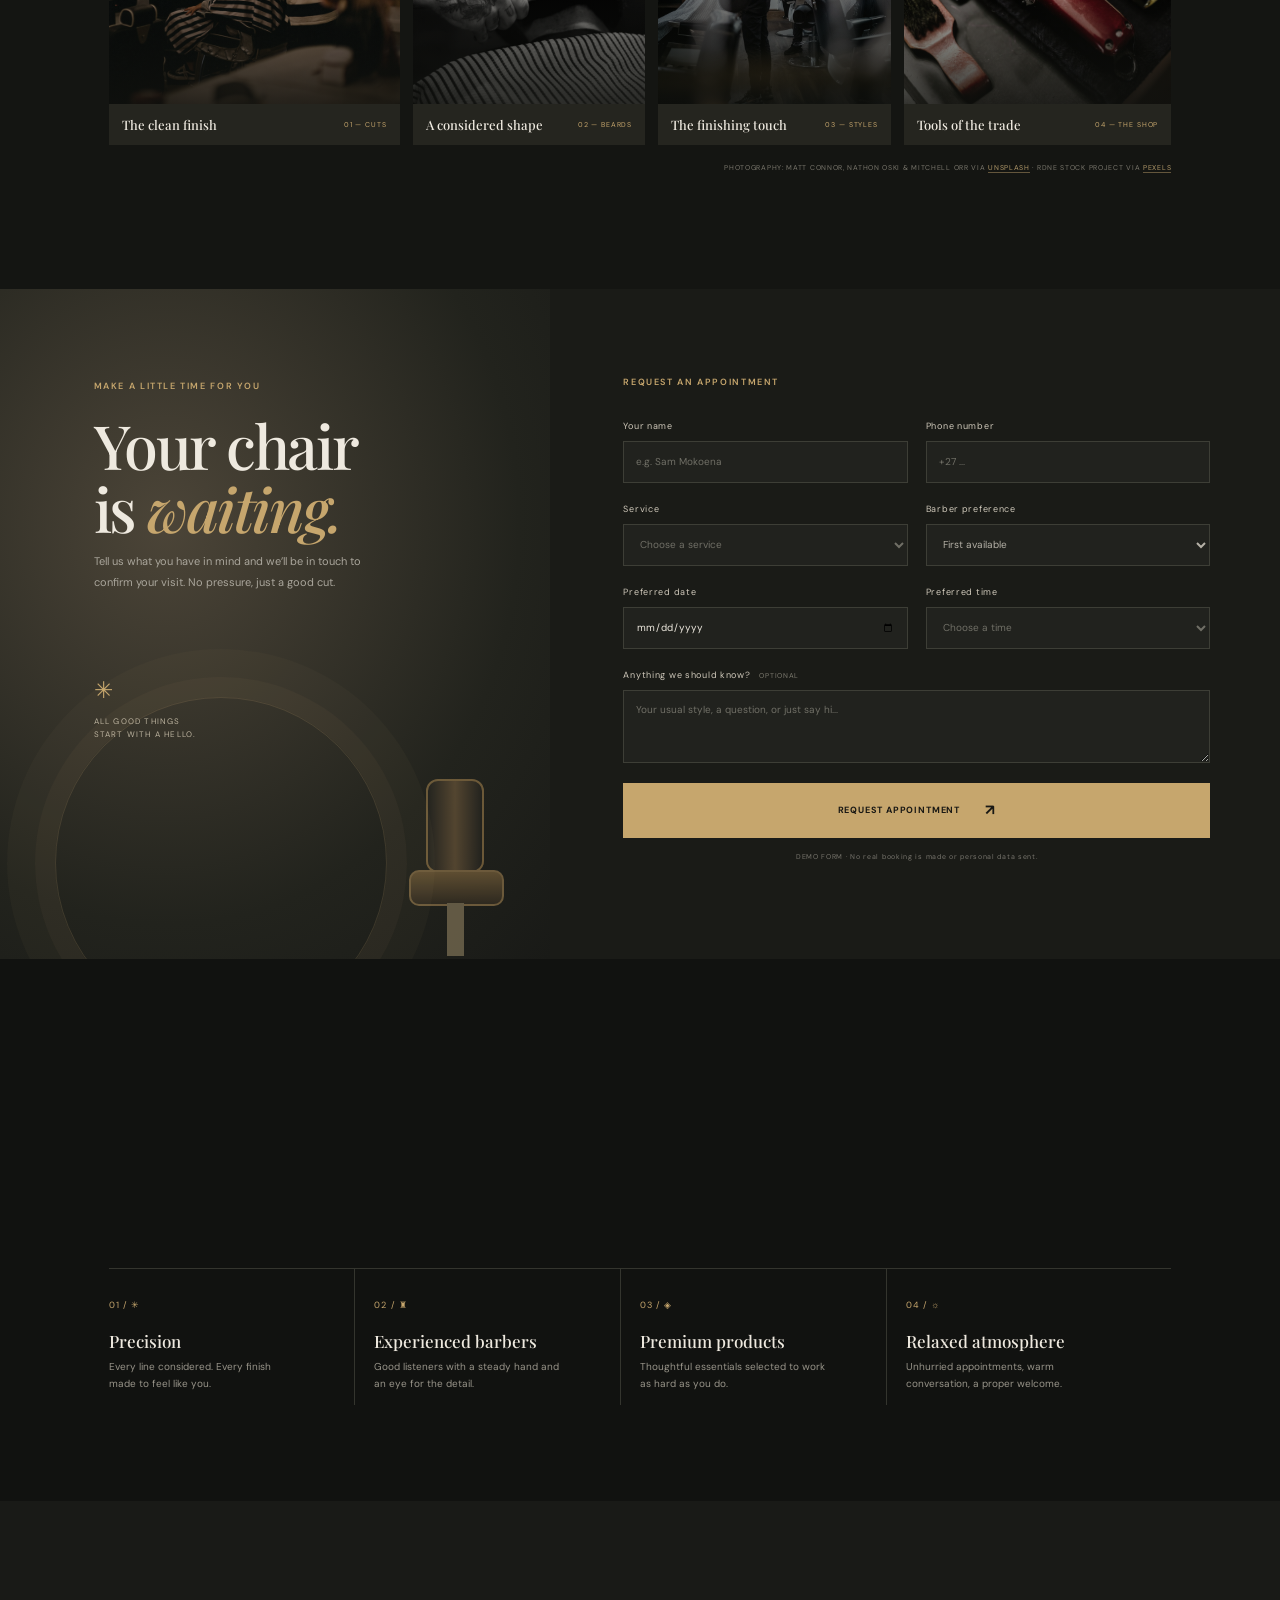
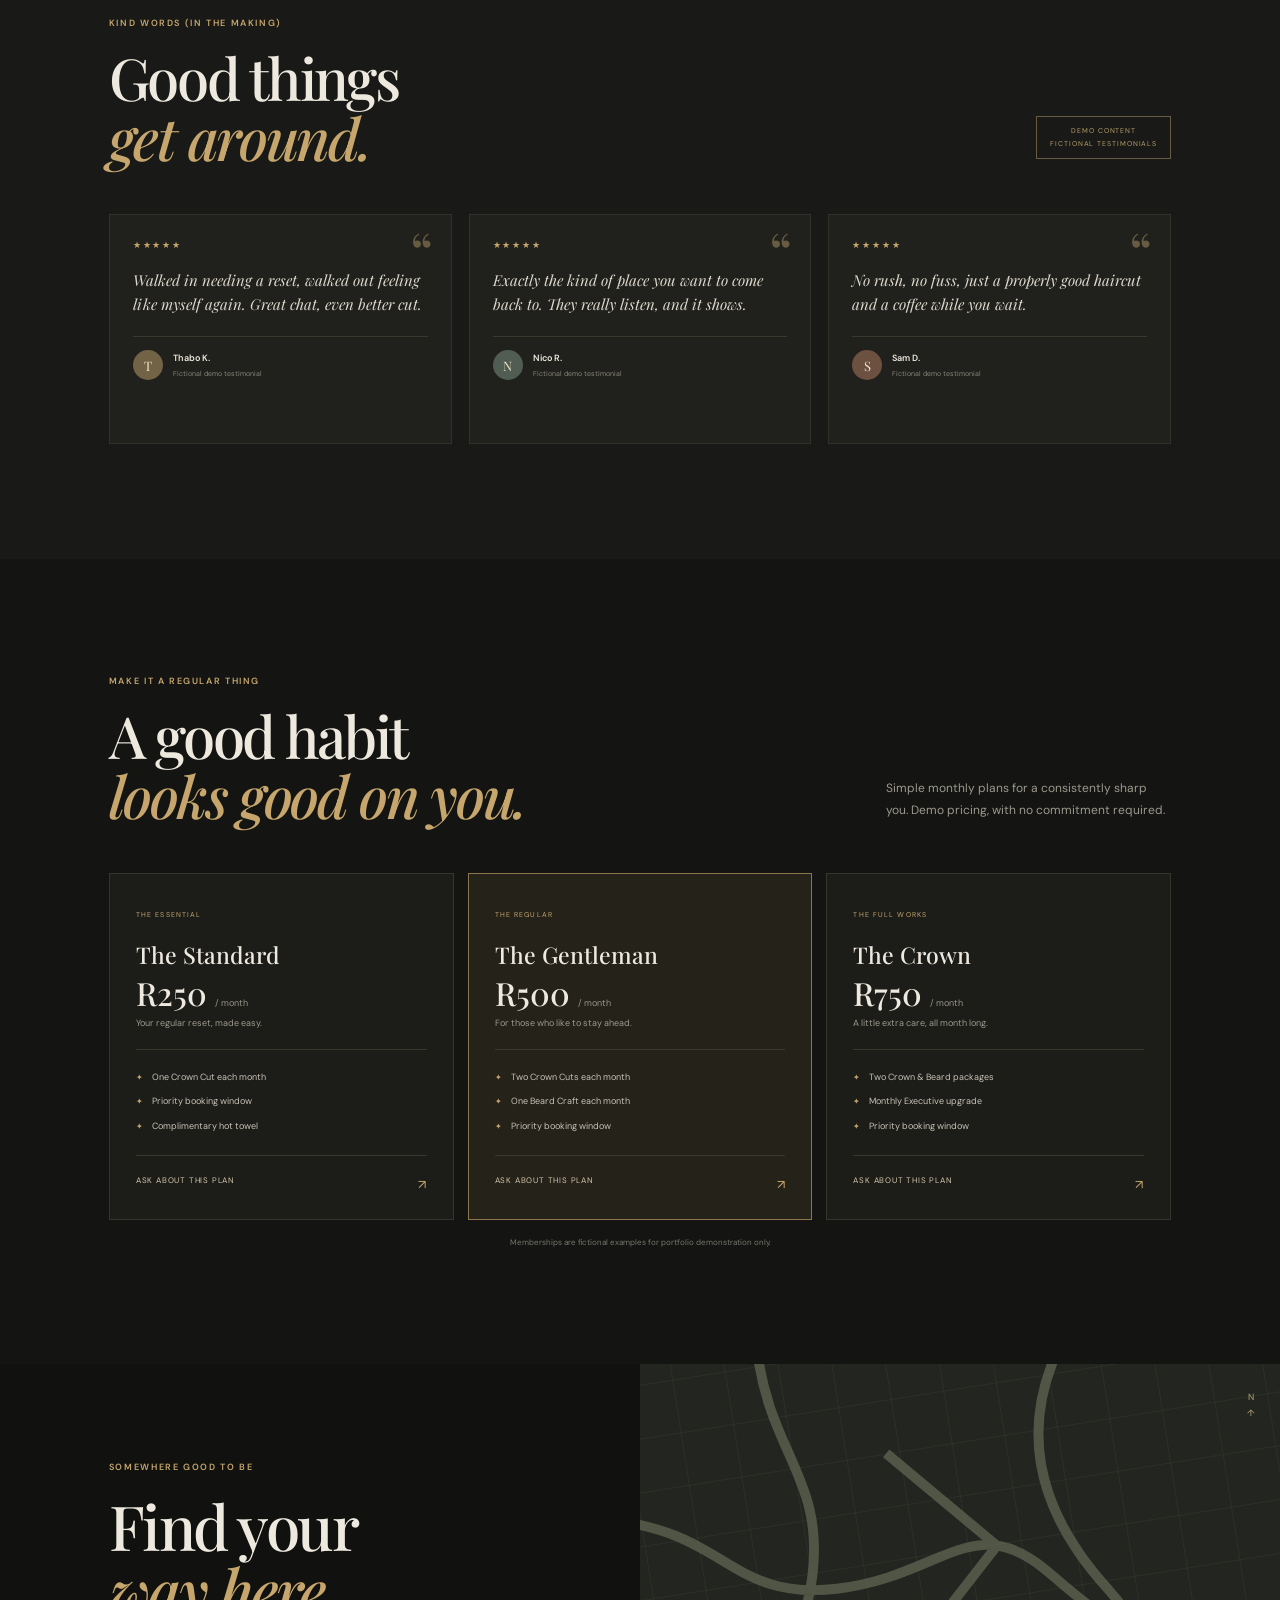
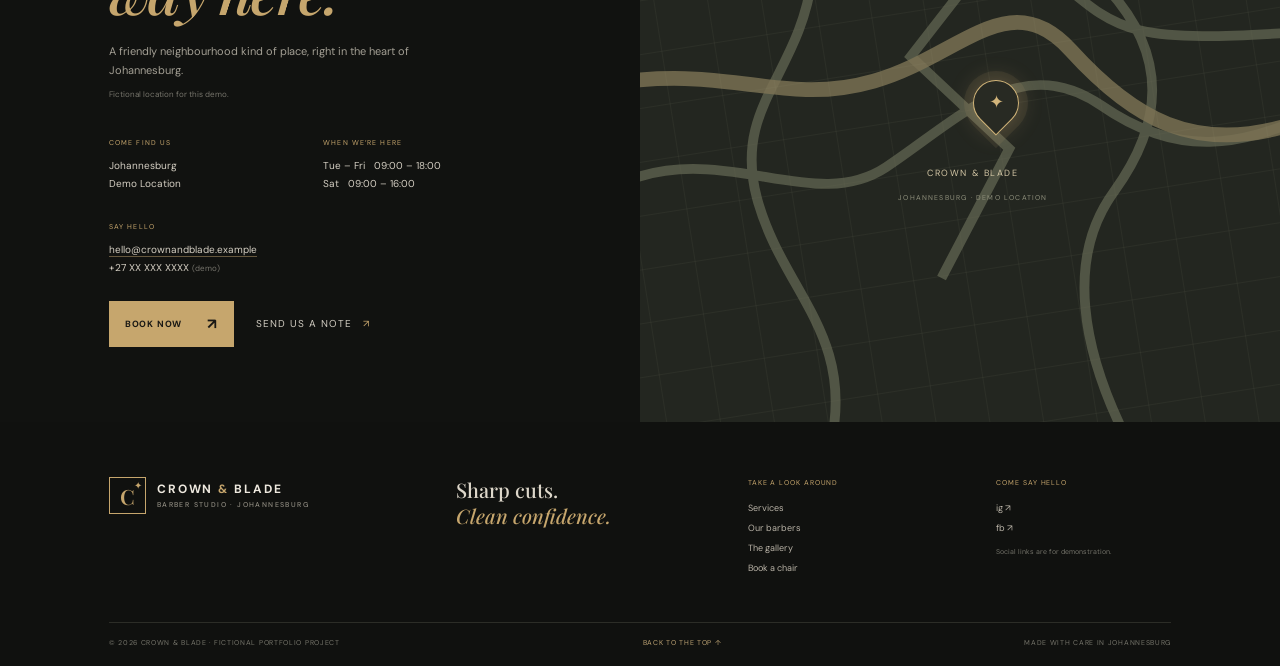
<file: Crown & Blade/index.html>
<!doctype html>
<html lang="en">
<head>
  <meta charset="utf-8">
  <meta name="viewport" content="width=device-width, initial-scale=1">
  <meta name="theme-color" content="#111210">
  <meta name="description" content="Crown & Blade — premium grooming for people who take their look seriously. A fictional barbershop portfolio demonstration.">
  <title>Crown &amp; Blade — Sharp cuts. Clean confidence.</title>
  <link rel="preconnect" href="https://fonts.googleapis.com">
  <link rel="preconnect" href="https://fonts.gstatic.com" crossorigin>
  <link href="https://fonts.googleapis.com/css2?family=DM+Sans:wght@400;500;600;700&family=Playfair+Display:wght@500;600;700&display=swap" rel="stylesheet">
  <link rel="stylesheet" href="styles.css">
</head>
<body>
  <div class="site-shell">
    <header class="site-header" id="top">
      <a class="brand" href="#home" aria-label="Crown and Blade home"><span class="brand-mark" aria-hidden="true">C<span>✦</span></span><span class="brand-name">CROWN <i>&amp;</i> BLADE<small>BARBER STUDIO · JOHANNESBURG</small></span></a>
      <button class="menu-toggle" aria-label="Open navigation" aria-expanded="false" aria-controls="main-nav"><span></span><span></span></button>
      <nav id="main-nav" class="main-nav" aria-label="Main navigation">
        <a href="#home">Home</a><a href="#services">Services</a><a href="#barbers">Barbers</a><a href="#gallery">Gallery</a><a href="#reviews">Reviews</a><a href="#contact">Contact</a>
        <a class="nav-book" href="#booking">Book a chair <span>↗</span></a>
      </nav>
    </header>

    <main>
      <section class="hero" id="home">
        <div class="hero-copy">
          <p class="eyebrow"><span></span> JOHANNESBURG · EST. FOR THE DEMO</p>
          <h1>Sharp cuts.<br><em>Clean confidence.</em></h1>
          <p class="hero-lede">Premium grooming for people who take their look seriously. Find your edge in a chair made for the details.</p>
          <div class="hero-actions"><a class="button button-gold" href="#booking">Book an appointment <span>↗</span></a><a class="text-link" href="#services">Explore services <span>↓</span></a></div>
          <div class="hero-footnote"><span class="hero-stars">✳</span><span>GOOD HAIR. GOOD COMPANY.<br><b>ALWAYS A SHARPER YOU.</b></span></div>
        </div>
        <div class="hero-art" aria-label="A premium barber station with a leather barber chair and illuminated mirror" role="img">
          <div class="hero-tool-field" aria-hidden="true">
            <span class="hero-tool tool-clipper" data-depth="0.35"><svg viewBox="0 0 72 126"><path class="tool-fill" d="M20 27h32l4 8v52q0 9-8 13v13H25V99q-8-4-8-12V35z"/><path d="M20 28h32l4 8H16zM22 22h28l2 6H20zM25 99h23v14H25z"/><path d="M24 38h24v37H24z" opacity=".55"/><path d="M27 45h18M27 51h18M27 57h18M27 63h18" opacity=".45"/><circle cx="29" cy="83" r="2"/><circle cx="43" cy="83" r="2"/><path d="M28 113v6m7-6v8m7-8v7m7-7v5"/><path d="M22 21v-5h28v5m-24-8h20"/></svg></span>
            <span class="hero-tool tool-scissors" data-depth="0.55"><svg viewBox="0 0 132 70"><circle class="tool-fill" cx="26" cy="48" r="15"/><circle class="tool-fill" cx="55" cy="50" r="13"/><circle cx="26" cy="48" r="7"/><circle cx="55" cy="50" r="6"/><path d="M37 38 103 8q7-3 10 1t-4 9L62 49M45 39 104 59q8 3 7 8t-9 0L38 52"/><circle cx="45" cy="39" r="4"/><path d="m103 8 9-4m-8 55 9 5"/></svg></span>
            <span class="hero-tool tool-comb" data-depth="0.25"><svg viewBox="0 0 142 42"><path class="tool-fill" d="M9 7q0-3 4-3h116q4 0 4 4v12H9z"/><path d="M10 20h123v5H10z"/><path d="M17 25v13m9-13v13m9-13v13m9-13v13m9-13v13m9-13v13m9-13v13m9-13v13m9-13v13m9-13v13m9-13v13m9-13v13m9-13v13"/></svg></span>
            <span class="hero-tool tool-razor" data-depth="0.65"><svg viewBox="0 0 126 64"><path class="tool-fill" d="M13 43 68 14q5-3 8 2l5 9-54 32q-5 3-8-2z"/><path d="m23 49 52-30M71 17l31-13q7-3 10 2l4 8-34 18M80 28l14 23q4 7-2 10l-5 2-17-27"/><circle cx="76" cy="27" r="4"/><path d="m103 4 12-2m-6 11 10-1"/></svg></span>
            <span class="hero-tool tool-spray" data-depth="0.4"><svg viewBox="0 0 72 128"><path class="tool-fill" d="M25 30h25l4 11v8l7 10v51q0 8-8 8H19q-8 0-8-8V59l8-10v-8z"/><path d="M25 30v-9h23v9m-17-9v-8h18l10 5-3 5M55 18h10q5 0 5 5v7H53"/><path d="M19 57h36M22 68h29v35H22z" opacity=".58"/><path d="M28 78h17m-17 6h17" opacity=".42"/></svg></span>
            <span class="hero-tool tool-brush" data-depth="0.3"><svg viewBox="0 0 72 126"><path class="tool-fill" d="M24 51h25l7 61q0 5-5 5H21q-5 0-5-5z"/><path d="M24 51q-2-7 1-17l4-21q1-6 7-6t8 6l5 21q3 10 0 17z"/><path d="M25 43q11 6 22 0M23 50h28M27 17l4 1m6-4v7m7-5-2 7m-13 5 17 1"/><path d="M25 62h23M26 68h21" opacity=".45"/></svg></span>
            <span class="hero-tool tool-groom" data-depth="0.5"><svg viewBox="0 0 64 116"><path class="tool-fill" d="M18 27h28l4 10v63q0 8-8 8H22q-8 0-8-8V37z"/><path d="M23 27v-9h18v9m-15-9v-8h12v8"/><path d="M19 47h26v37H19z" opacity=".58"/><path d="M24 57h16m-16 7h16m-16 7h12" opacity=".5"/><path d="M14 41h36" opacity=".65"/></svg></span>
          </div>
          <div class="station-image">
            <svg class="station-artwork" viewBox="0 0 900 720" role="img" aria-label="Illustration of a leather barber chair at a warm-lit barber station">
              <defs>
                <linearGradient id="station-wall-fill" x2="0" y2="1"><stop stop-color="#625644"/><stop offset=".72" stop-color="#37372f"/><stop offset="1" stop-color="#282923"/></linearGradient>
                <linearGradient id="station-leather" x2="1"><stop stop-color="#241f1a"/><stop offset=".25" stop-color="#49372a"/><stop offset=".55" stop-color="#654a32"/><stop offset=".82" stop-color="#3c2d22"/><stop offset="1" stop-color="#201e1a"/></linearGradient>
                <linearGradient id="station-metal" x2="1"><stop stop-color="#5f553f"/><stop offset=".22" stop-color="#c3a66f"/><stop offset=".48" stop-color="#786443"/><stop offset=".76" stop-color="#d2b77e"/><stop offset="1" stop-color="#66563b"/></linearGradient>
                <linearGradient id="station-mirror" x2="1" y2="1"><stop stop-color="#b3aa90"/><stop offset=".23" stop-color="#6c6c60"/><stop offset=".5" stop-color="#aaa085"/><stop offset=".78" stop-color="#53574d"/><stop offset="1" stop-color="#a3987a"/></linearGradient>
                <linearGradient id="station-floor-fill" y2="1"><stop stop-color="#38372f"/><stop offset="1" stop-color="#171815"/></linearGradient>
                <radialGradient id="station-glow"><stop stop-color="#d5b679" stop-opacity=".44"/><stop offset="1" stop-color="#d5b679" stop-opacity="0"/></radialGradient>
                <filter id="station-shadow" x="-.4" y="-.3" width="1.8" height="1.8"><feGaussianBlur stdDeviation="13"/></filter>
              </defs>
              <rect width="900" height="720" fill="url(#station-wall-fill)"/>
              <ellipse cx="455" cy="180" rx="350" ry="260" fill="url(#station-glow)"/>
              <path d="M70 0v485M830 0v485M142 0v484M758 0v484" stroke="#d6bd8b" stroke-opacity=".11" stroke-width="2"/>
              <path d="M70 0h72v486H70zm616 0h72v486h-72z" fill="#1b1d19" fill-opacity=".18"/>
              <path d="M244 253V120c0-102 64-154 206-154s206 52 206 154v133" fill="#201f1a" stroke="#b4955e" stroke-width="8"/>
              <path d="M258 250V121c0-89 56-139 192-139s192 50 192 139v129" fill="url(#station-mirror)"/>
              <path d="M297 221V121c0-61 39-101 119-119M548 48c44 35 54 78 54 131v73" fill="none" stroke="#e6d7b4" stroke-opacity=".3" stroke-width="15"/>
              <path d="M414 0v252" stroke="#e7d7b1" stroke-opacity=".15" stroke-width="3"/>
              <path d="M90 407h720v17H90z" fill="url(#station-metal)"/><path d="M76 424h748v33H76z" fill="#24241f"/><path d="M93 457h714v121H93z" fill="#1d1e1a"/><path d="M93 457h714" stroke="#716044" stroke-width="2"/>
              <path d="M93 457h714v7H93z" fill="#10110f" opacity=".7"/>
              <g fill="#25231e" stroke="#a48a5b" stroke-width="3">
                <rect x="168" y="350" width="35" height="55" rx="5"/><path d="M179 339h13v13h-13z" fill="#413628"/>
                <rect x="220" y="365" width="31" height="40" rx="5"/><path d="M229 356h13v10h-13z" fill="#413628"/>
              </g>
              <path d="M306 403q37-21 75 0l-8 7h-61z" fill="#b4a17d"/><path d="M307 400q36-20 72 0" fill="none" stroke="#e0d5bd" stroke-width="3"/>
              <path d="M0 485h900v235H0z" fill="url(#station-floor-fill)"/><path d="M0 485h900" stroke="#ae9460" stroke-opacity=".36" stroke-width="3"/>
              <path d="M115 720l122-235m170 235 34-235m330 235L648 485" stroke="#b6a678" stroke-opacity=".08" stroke-width="3"/>
              <g transform="translate(450 287)">
                <ellipse cx="0" cy="383" rx="157" ry="27" fill="#080907" opacity=".75" filter="url(#station-shadow)"/>
                <path d="M-44 287h88v71h-88z" fill="url(#station-metal)" stroke="#39362d" stroke-width="5"/>
                <path d="M-126 350h252q24 0 24 15t-24 17h-252q-24-2-24-17t24-15z" fill="url(#station-metal)" stroke="#282720" stroke-width="4"/>
                <path d="M-108 207v79q0 14 14 14h188q14 0 14-14v-79" fill="none" stroke="url(#station-metal)" stroke-width="18" stroke-linecap="round"/>
                <path d="M-132 193h264q14 0 14 16v38q0 17-16 17h-260q-16 0-16-17v-38q0-16 14-16z" fill="url(#station-leather)" stroke="url(#station-metal)" stroke-width="7"/>
                <path d="M-101 203h202v47h-202z" fill="none" stroke="#d0ad71" stroke-opacity=".25" stroke-width="2"/>
                <path d="M-114 20q0-17 18-17h192q18 0 18 17v164q0 17-18 17h-192q-18 0-18-17z" fill="url(#station-leather)" stroke="url(#station-metal)" stroke-width="7"/>
                <path d="M-97 35v133q0 13 13 13h158q13 0 13-13V35q0-13-13-13h-158q-13 0-13 13z" fill="none" stroke="#d4b47a" stroke-opacity=".28" stroke-width="2"/>
                <text x="0" y="124" fill="#d2b779" fill-opacity=".62" font-family="Georgia,serif" font-size="43" font-style="italic" text-anchor="middle">C</text>
                <path d="M-66-48q0-19 18-19h96q18 0 18 19v47h-132z" fill="url(#station-leather)" stroke="url(#station-metal)" stroke-width="6"/>
                <path d="M-51-33h102" stroke="#d4b47a" stroke-opacity=".24" stroke-width="2"/>
                <path d="M-145 210h16m258 0h16" stroke="#d9bd82" stroke-width="4"/>
              </g>
              <rect width="900" height="720" fill="url(#station-glow)" opacity=".24"/>
            </svg>
          </div>
          <div class="art-label">THE<br><b>CHAIR</b><span>IS YOURS.</span></div><div class="art-number">C&amp;B — STUDIO 01</div>
        </div>
        <div class="hero-side">CRAFT · CHARACTER · CONFIDENCE</div>
        <a class="scroll-cue" href="#services"><span></span> SCROLL TO DISCOVER</a>
      </section>

      <section class="intro-strip"><span class="eyebrow">THE CRAFT, WITHOUT THE FUSS</span><p>A little time for yourself.<br><em>A look that goes a long way.</em></p><span class="strip-seal">C<span>✦</span>B</span></section>

      <section class="section services-section" id="services">
        <div class="section-heading reveal"><div><p class="eyebrow">GOOD WORK. FAIR PRICES.</p><h2>The art of<br><em>the appointment.</em></h2></div><p class="section-note">Come in for a tidy-up or take the time for the full treatment. The kettle’s on either way.</p></div>
        <div class="service-grid">
          <article class="service-card reveal"><div class="service-top"><span class="service-icon">✳</span><span class="service-no">01</span></div><h3>The Crown Cut</h3><p class="service-sub">Classic precision haircut</p><p>A tailored cut, finished sharp at the edges and styled to suit you.</p><div class="service-bottom"><strong>R250</strong><a href="#booking" data-service="The Crown Cut" aria-label="Book The Crown Cut">↗</a></div></article>
          <article class="service-card reveal"><div class="service-top"><span class="service-icon">◒</span><span class="service-no">02</span></div><h3>Beard Craft</h3><p class="service-sub">Beard shaping &amp; detailing</p><p>Thoughtful shaping, clean lines and a little care for the details.</p><div class="service-bottom"><strong>R180</strong><a href="#booking" data-service="Beard Craft" aria-label="Book Beard Craft">↗</a></div></article>
          <article class="service-card featured reveal"><div class="service-top"><span class="service-icon">♜</span><span class="service-no">03</span></div><h3>Crown &amp; Beard</h3><p class="service-sub">The cut + beard package</p><p>A fresh haircut and considered beard trim. A classic combination.</p><div class="service-bottom"><strong>R380</strong><a href="#booking" data-service="Crown & Beard" aria-label="Book Crown and Beard">↗</a></div></article>
          <article class="service-card reveal"><div class="service-top"><span class="service-icon">✦</span><span class="service-no">04</span></div><h3>The Executive</h3><p class="service-sub">The full grooming experience</p><p>Premium cut, beard treatment and a polished finish, at your pace.</p><div class="service-bottom"><strong>R450</strong><a href="#booking" data-service="The Executive" aria-label="Book The Executive">↗</a></div></article>
        </div>
      </section>

      <section class="barbers-section section" id="barbers"><div class="section-heading reveal"><div><p class="eyebrow">GOOD HANDS. GREAT COMPANY.</p><h2>Meet your<br><em>barber.</em></h2></div><p class="section-note">Three distinct styles, one shared thing: care for the craft. <small>Fictional profiles, created for this portfolio demo.</small></p></div>
        <div class="barber-grid">
          <article class="barber-card reveal"><div class="portrait portrait-one" role="img" aria-label="Illustrated profile placeholder for Marcus"><span class="portrait-light"></span><span class="portrait-shadow"></span><span class="portrait-monogram">M</span><span class="portrait-caption">BARBER PORTRAIT · DEMO</span></div><div class="barber-info"><span class="barber-index">01 / THE CRAFT</span><h3>Marcus</h3><p>Master Barber</p></div><div class="barber-specialty"><span>KNOWN FOR</span><b>Classic scissor work</b></div><p class="barber-description">A thoughtful traditionalist with a steady hand and an eye for balance.</p><a class="barber-link" href="#booking" data-barber="Marcus">Book with Marcus <span>↗</span></a></article>
          <article class="barber-card reveal"><div class="portrait portrait-two" role="img" aria-label="Illustrated profile placeholder for Jayden"><span class="portrait-light"></span><span class="portrait-shadow"></span><span class="portrait-monogram">J</span><span class="portrait-caption">BARBER PORTRAIT · DEMO</span></div><div class="barber-info"><span class="barber-index">02 / THE DETAIL</span><h3>Jayden</h3><p>Style Specialist</p></div><div class="barber-specialty"><span>KNOWN FOR</span><b>Texture &amp; modern fades</b></div><p class="barber-description">A considered approach to shape, movement and personal style.</p><a class="barber-link" href="#booking" data-barber="Jayden">Book with Jayden <span>↗</span></a></article>
          <article class="barber-card reveal"><div class="portrait portrait-three" role="img" aria-label="Illustrated profile placeholder for Liam"><span class="portrait-light"></span><span class="portrait-shadow"></span><span class="portrait-monogram">L</span><span class="portrait-caption">BARBER PORTRAIT · DEMO</span></div><div class="barber-info"><span class="barber-index">03 / THE FINISH</span><h3>Liam</h3><p>Grooming Expert</p></div><div class="barber-specialty"><span>KNOWN FOR</span><b>Beard shaping &amp; detail</b></div><p class="barber-description">Patient, precise grooming with a polished finish that feels like you.</p><a class="barber-link" href="#booking" data-barber="Liam">Book with Liam <span>↗</span></a></article>
        </div>
      </section>

      <section class="gallery-section section" id="gallery"><div class="section-heading reveal"><div><p class="eyebrow">A LOOK AROUND</p><h2>Craft in<br><em>good light.</em></h2></div><p class="section-note">A few details from the chair, the tools and the place we call home.</p></div>
        <div class="gallery-filters" role="group" aria-label="Filter gallery"><button class="filter active" data-filter="all">All work <span>04</span></button><button class="filter" data-filter="cuts">Cuts</button><button class="filter" data-filter="beards">Beards</button><button class="filter" data-filter="styles">Styles</button><button class="filter" data-filter="shop">Shop</button></div>
        <div class="gallery-grid">
          <button class="gallery-item gallery-cut" data-category="cuts" data-title="The clean finish" aria-label="View The clean finish"><span class="gallery-scene"><img src="assets/gallery/cut-precision.jpg" alt="Barber finishing a client's haircut in a warmly lit shop" loading="lazy"></span><span class="gallery-caption"><b>The clean finish</b><small>01 — CUTS</small></span></button>
          <button class="gallery-item gallery-beard" data-category="beards" data-title="A considered shape" aria-label="View A considered shape"><span class="gallery-scene"><img src="assets/gallery/beard-detail.jpg" alt="Close-up of a barber trimming a client's beard with scissors" loading="lazy"></span><span class="gallery-caption"><b>A considered shape</b><small>02 — BEARDS</small></span></button>
          <button class="gallery-item gallery-style" data-category="styles" data-title="The finishing touch" aria-label="View The finishing touch"><span class="gallery-scene"><img src="assets/gallery/style-finish.jpg" alt="Barber styling a client's hair at the end of an appointment" loading="lazy"></span><span class="gallery-caption"><b>The finishing touch</b><small>03 — STYLES</small></span></button>
          <button class="gallery-item gallery-shop" data-category="shop" data-title="Tools of the trade" aria-label="View Tools of the trade"><span class="gallery-scene"><img src="assets/gallery/tools.jpg" alt="Barber clippers, scissors, comb and brush arranged on a work surface" loading="lazy"></span><span class="gallery-caption"><b>Tools of the trade</b><small>04 — THE SHOP</small></span></button>
        </div>
        <p class="gallery-credit">PHOTOGRAPHY: MATT CONNOR, NATHON OSKI &amp; MITCHELL ORR VIA <a href="https://unsplash.com/license" target="_blank" rel="noreferrer">UNSPLASH</a> · RDNE STOCK PROJECT VIA <a href="https://www.pexels.com/license/" target="_blank" rel="noreferrer">PEXELS</a></p>
      </section>

      <section class="booking-section" id="booking"><div class="booking-art"><p class="eyebrow">MAKE A LITTLE TIME FOR YOU</p><h2>Your chair<br>is <em>waiting.</em></h2><p>Tell us what you have in mind and we’ll be in touch to confirm your visit. No pressure, just a good cut.</p><div class="booking-note"><span>✳</span> ALL GOOD THINGS<br>START WITH A HELLO.</div><div class="booking-chair"><i></i><b></b><span></span></div></div><div class="booking-form-wrap"><p class="eyebrow">REQUEST AN APPOINTMENT</p><form id="booking-form" novalidate><div class="form-row"><label>Your name<input name="name" autocomplete="name" placeholder="e.g. Sam Mokoena" required minlength="2"></label><label>Phone number<input name="phone" autocomplete="tel" placeholder="+27 ..." required pattern="[+0-9 ()-]{7,20}"></label></div><div class="form-row"><label>Service<select name="service" required><option value="">Choose a service</option><option>The Crown Cut</option><option>Beard Craft</option><option>Crown &amp; Beard</option><option>The Executive</option></select></label><label>Barber preference<select name="barber"><option value="any">First available</option><option>Marcus</option><option>Jayden</option><option>Liam</option></select></label></div><div class="form-row"><label>Preferred date<input name="date" type="date" required></label><label>Preferred time<select name="time" required><option value="">Choose a time</option><option>09:00</option><option>10:30</option><option>12:00</option><option>13:30</option><option>15:00</option><option>16:30</option></select></label></div><label>Anything we should know? <span class="optional">OPTIONAL</span><textarea name="message" rows="3" placeholder="Your usual style, a question, or just say hi..."></textarea></label><button class="button button-gold submit-button" type="submit">Request appointment <span>↗</span></button><p class="form-demo">DEMO FORM · No real booking is made or personal data sent.</p><div class="form-success" role="status" aria-live="polite" hidden></div></form></div></section>

      <section class="reasons-section section"><div class="section-heading reveal"><div><p class="eyebrow">THE CROWN &amp; BLADE WAY</p><h2>Come for the cut.<br><em>Stay for the feeling.</em></h2></div></div><div class="reason-grid"><article class="reason reveal"><span>01 / ✳</span><h3>Precision</h3><p>Every line considered. Every finish made to feel like you.</p></article><article class="reason reveal"><span>02 / ♜</span><h3>Experienced barbers</h3><p>Good listeners with a steady hand and an eye for the detail.</p></article><article class="reason reveal"><span>03 / ◈</span><h3>Premium products</h3><p>Thoughtful essentials selected to work as hard as you do.</p></article><article class="reason reveal"><span>04 / ☼</span><h3>Relaxed atmosphere</h3><p>Unhurried appointments, warm conversation, a proper welcome.</p></article></div></section>

      <section class="reviews-section section" id="reviews"><div class="section-heading reveal"><div><p class="eyebrow">KIND WORDS (IN THE MAKING)</p><h2>Good things<br><em>get around.</em></h2></div><p class="demo-stamp">DEMO CONTENT<br>FICTIONAL TESTIMONIALS</p></div><div class="review-grid"><article class="review-card reveal"><span class="quote-mark">“</span><div class="review-stars">★★★★★</div><blockquote>Walked in needing a reset, walked out feeling like myself again. Great chat, even better cut.</blockquote><div class="review-by"><span class="review-avatar">T</span><span><b>Thabo K.</b><small>Fictional demo testimonial</small></span></div></article><article class="review-card reveal"><span class="quote-mark">“</span><div class="review-stars">★★★★★</div><blockquote>Exactly the kind of place you want to come back to. They really listen, and it shows.</blockquote><div class="review-by"><span class="review-avatar avatar-two">N</span><span><b>Nico R.</b><small>Fictional demo testimonial</small></span></div></article><article class="review-card reveal"><span class="quote-mark">“</span><div class="review-stars">★★★★★</div><blockquote>No rush, no fuss, just a properly good haircut and a coffee while you wait.</blockquote><div class="review-by"><span class="review-avatar avatar-three">S</span><span><b>Sam D.</b><small>Fictional demo testimonial</small></span></div></article></div></section>

      <section class="membership-section section"><div class="section-heading reveal"><div><p class="eyebrow">MAKE IT A REGULAR THING</p><h2>A good habit<br><em>looks good on you.</em></h2></div><p class="section-note">Simple monthly plans for a consistently sharp you. Demo pricing, with no commitment required.</p></div><div class="membership-grid"><article class="membership-card reveal"><span class="plan-label">THE ESSENTIAL</span><h3>The Standard</h3><p class="plan-price">R250 <small>/ month</small></p><p class="plan-desc">Your regular reset, made easy.</p><ul><li>One Crown Cut each month</li><li>Priority booking window</li><li>Complimentary hot towel</li></ul><a href="#booking" data-plan="The Standard" class="plan-link">Ask about this plan <span>↗</span></a></article><article class="membership-card membership-featured reveal"><span class="plan-label">THE REGULAR</span><h3>The Gentleman</h3><p class="plan-price">R500 <small>/ month</small></p><p class="plan-desc">For those who like to stay ahead.</p><ul><li>Two Crown Cuts each month</li><li>One Beard Craft each month</li><li>Priority booking window</li></ul><a href="#booking" data-plan="The Gentleman" class="plan-link">Ask about this plan <span>↗</span></a></article><article class="membership-card reveal"><span class="plan-label">THE FULL WORKS</span><h3>The Crown</h3><p class="plan-price">R750 <small>/ month</small></p><p class="plan-desc">A little extra care, all month long.</p><ul><li>Two Crown &amp; Beard packages</li><li>Monthly Executive upgrade</li><li>Priority booking window</li></ul><a href="#booking" data-plan="The Crown" class="plan-link">Ask about this plan <span>↗</span></a></article></div><p class="pricing-note">Memberships are fictional examples for portfolio demonstration only.</p></section>

      <section class="contact-section section" id="contact"><div class="contact-main"><p class="eyebrow">SOMEWHERE GOOD TO BE</p><h2>Find your<br><em>way here.</em></h2><p class="contact-blurb">A friendly neighbourhood kind of place, right in the heart of Johannesburg. <small>Fictional location for this demo.</small></p><div class="contact-details"><div><span>COME FIND US</span><p>Johannesburg<br>Demo Location</p></div><div><span>WHEN WE’RE HERE</span><p>Tue – Fri&nbsp;&nbsp; 09:00 – 18:00<br>Sat&nbsp;&nbsp; 09:00 – 16:00</p></div><div><span>SAY HELLO</span><p><a href="mailto:hello@crownandblade.example">hello@crownandblade.example</a><br><span class="fake-phone">+27 XX XXX XXXX <small>(demo)</small></span></p></div></div><div class="contact-actions"><a class="button button-gold" href="#booking">Book now <span>↗</span></a><a href="mailto:hello@crownandblade.example" class="text-link">Send us a note <span>↗</span></a></div></div><div class="map-illustration" aria-label="Stylized map illustration of Johannesburg demo location" role="img"><div class="map-grid"></div><svg viewBox="0 0 520 520" aria-hidden="true"><path d="M-20 120 C70 130 75 185 160 175 S270 110 330 160 390 220 540 210M-20 335 C65 295 140 360 200 320s110-95 175-50 115 30 165 10M95-20c10 85 55 105 45 185s-65 105-45 180 80 110 60 200M340-20c-35 75-10 140 40 195s45 110 5 165-25 130 10 200M200 65l90 75-70 90 80 75-55 105"/><path class="map-road" d="M-10 250 C80 240 120 270 190 250s110-80 160-25 100 85 180 60"/></svg><div class="map-pin"><span>✦</span></div><span class="map-label">CROWN &amp; BLADE</span><span class="map-sub">JOHANNESBURG · DEMO LOCATION</span><span class="map-compass">N<br>↑</span></div></section>
    </main>

    <footer class="site-footer"><div class="footer-main"><a class="brand footer-brand" href="#home"><span class="brand-mark">C<span>✦</span></span><span class="brand-name">CROWN <i>&amp;</i> BLADE<small>BARBER STUDIO · JOHANNESBURG</small></span></a><p>Sharp cuts.<br><em>Clean confidence.</em></p><div class="footer-links"><span>TAKE A LOOK AROUND</span><a href="#services">Services</a><a href="#barbers">Our barbers</a><a href="#gallery">The gallery</a><a href="#booking">Book a chair</a></div><div class="footer-social"><span>COME SAY HELLO</span><a href="#contact" aria-label="Instagram demo link">ig ↗</a><a href="#contact" aria-label="Facebook demo link">fb ↗</a><small>Social links are for demonstration.</small></div></div><div class="footer-bottom"><span>© 2026 CROWN &amp; BLADE · FICTIONAL PORTFOLIO PROJECT</span><a href="#home">BACK TO THE TOP ↑</a><span>MADE WITH CARE IN JOHANNESBURG</span></div></footer>
  </div>
  <div class="lightbox" role="dialog" aria-modal="true" aria-label="Gallery image" hidden><button class="lightbox-close" aria-label="Close gallery view">×</button><div class="lightbox-visual"></div><p></p><span>ILLUSTRATIVE DEMO ARTWORK</span></div>
  <button class="back-top" aria-label="Back to top">↑</button>
  <script src="script.js"></script>
</body>
</html>
</file>
<file: styles.css>
:root{--paper:#f5f3ee;--white:#fff;--ink:#20221f;--muted:#777a72;--line:#deded6;--acid:#d7fa65;--dark:#22251f;--orange:#d8704a;--sans:'DM Sans',Arial,sans-serif;--display:'Manrope','DM Sans',sans-serif;--wrap:1160px}*{box-sizing:border-box}html{scroll-behavior:smooth;scroll-padding-top:84px}body{margin:0;background:var(--paper);color:var(--ink);font:15px/1.65 var(--sans);-webkit-font-smoothing:antialiased}a{color:inherit;text-decoration:none}button{font:inherit}.container{width:min(var(--wrap),calc(100% - 72px));margin-inline:auto}.section{padding:112px 0}.skip-link{position:absolute;z-index:99;top:-60px;left:16px;padding:12px 16px;background:var(--acid);color:var(--ink)}.skip-link:focus{top:12px}.site-header{position:sticky;z-index:30;top:0;background:rgba(245,243,238,.94);backdrop-filter:blur(16px);border-bottom:1px solid rgba(32,34,31,.08)}.nav{height:76px;display:flex;align-items:center;justify-content:space-between}.brand{display:flex;align-items:center;gap:10px;font:800 15px var(--display);letter-spacing:-.5px}.brand-mark{display:grid;place-items:center;width:35px;height:35px;border-radius:50%;background:var(--ink);color:var(--acid);font:700 17px var(--display)}.brand-dot{color:#8d9f43}.nav-links{display:flex;align-items:center;gap:35px;font-size:12px;font-weight:600;color:#62645e}.nav-links>a{transition:color .2s}.nav-links>a:hover{color:var(--ink)}.nav-links .nav-contact{padding:11px 17px;border-radius:99px;background:var(--ink);color:white}.nav-contact span{margin-left:10px;color:var(--acid)}.nav-toggle{display:none}.hero{min-height:675px;position:relative;display:grid;grid-template-columns:1.07fr .93fr;align-items:center;gap:55px;padding-top:66px;padding-bottom:105px}.hero-copy{position:relative;z-index:2}.eyebrow{display:flex;align-items:center;gap:9px;margin:0 0 26px;color:#73766e;font:700 9px/1.4 var(--sans);letter-spacing:1.6px}.status-dot{width:7px;height:7px;border-radius:50%;background:#87a73c;box-shadow:0 0 0 4px rgba(135,167,60,.14)}.eyebrow-line{width:30px;height:1px;background:#bfc1b8}.hero h1,.section-heading h2,.about-heading h2,.reasons-heading h2,.contact h2{margin:0;font:600 clamp(44px,6vw,74px)/1.02 var(--display);letter-spacing:-4.5px}.hero h1 span,.section-heading h2 span,.about-heading h2 span,.reasons-heading h2 span,.contact h2 span{color:#898b82}.hero-intro{max-width:455px;margin:24px 0 28px;color:#686b63;font-size:15px;line-height:1.85}.hero-actions{display:flex;gap:10px;flex-wrap:wrap}.button{display:inline-flex;align-items:center;justify-content:center;gap:24px;min-height:47px;padding:0 20px;border-radius:99px;font-size:11px;font-weight:700;transition:transform .2s,background .2s,color .2s,box-shadow .2s}.button:hover{transform:translateY(-3px);box-shadow:0 10px 22px rgba(25,28,22,.12)}.button span{font-size:16px;font-weight:400}.button-dark{background:var(--ink);color:white}.button-dark span{color:var(--acid)}.button-dark:hover{background:#3c4036}.button-outline{border:1px solid #c7c9bf}.button-outline:hover{background:white}.hero-note{display:flex;align-items:center;gap:11px;margin-top:32px;color:#8a8c84;font-size:9px;letter-spacing:.3px}.hero-note span{color:#81923e;font-weight:700}.hero-note i{width:3px;height:3px;border-radius:50%;background:#b3b5ad}.hero-art{position:relative;height:438px;display:grid;place-items:center;isolation:isolate}.art-orbit{position:absolute;border:1px solid rgba(90,102,59,.15);border-radius:50%;transform:rotate(-27deg)}.orbit-one{width:480px;height:290px}.orbit-two{width:430px;height:360px;transform:rotate(35deg)}.art-sun{position:absolute;width:300px;height:300px;border-radius:50%;background:#e6ebd4;right:23px;top:13px;z-index:-1}.art-card{position:absolute;border:1px solid rgba(32,34,31,.09);box-shadow:0 28px 65px rgba(41,43,35,.14);overflow:hidden}.card-back{width:226px;height:278px;top:41px;right:0;border-radius:13px;background:#d0d7bd;transform:rotate(8deg)}.mini-window{display:flex;gap:5px;padding:14px 15px;border-bottom:1px solid rgba(32,34,31,.1)}.mini-window i{width:5px;height:5px;border-radius:50%;background:#74805f}.back-lines{display:block;width:72%;height:8px;margin:28px 18px 11px;border-radius:9px;background:rgba(40,45,33,.23)}.back-block{display:block;width:78%;height:119px;margin:20px auto;border-radius:8px;background:linear-gradient(135deg,#a1af81,#e3b679)}.card-front{left:25px;top:51px;width:257px;height:339px;border-radius:14px;background:#fbfaf5;transform:rotate(-5deg)}.mock-top{height:39px;display:flex;align-items:center;justify-content:space-between;padding:0 14px;border-bottom:1px solid #eeede7;font:800 10px var(--display)}.mock-top>span:first-child span{color:#95a94d}.mock-menu{font-size:11px}.mock-copy{padding:18px 17px 12px}.mock-copy small{font-size:5px;font-weight:700;letter-spacing:1px;color:#83867c}.mock-copy b{display:block;margin-top:7px;font:700 25px/.97 var(--display);letter-spacing:-1.3px}.mock-copy em{color:#879b4c;font-style:normal}.mock-cta{display:flex;justify-content:space-between;align-items:center;width:75px;margin-top:11px;padding-bottom:4px;border-bottom:1px solid #9ca789;font-size:7px;font-weight:700}.mock-cta i{font-size:12px;font-style:normal}.mock-image{height:108px;position:relative;overflow:hidden;background:linear-gradient(120deg,#b7c49b,#e6c998)}.mock-image:before,.mock-image:after,.mock-shape{content:'';position:absolute;display:block;border-radius:50%;background:rgba(250,248,237,.68)}.mock-image:before{width:105px;height:105px;right:-2px;top:-19px}.mock-image:after{width:68px;height:68px;right:70px;bottom:-25px}.mock-shape{width:49px;height:49px;right:45px;top:34px;background:#9d9e6f}.mock-image span{position:absolute;z-index:1;bottom:10px;left:12px;color:#3d4931;font-size:6px;font-weight:700;letter-spacing:1px}.art-label{position:absolute;z-index:3;color:#70776a;font-size:8px;font-weight:700;letter-spacing:1.4px}.label-left{left:-16px;top:106px;writing-mode:vertical-rl;transform:rotate(180deg)}.label-right{right:0;bottom:43px}.art-spark{position:absolute;top:28px;left:93px;color:#91a44e;font-size:34px}.scroll-cue,.hero-index{position:absolute;bottom:33px;color:#8b8d84;font-size:8px;letter-spacing:1.3px}.scroll-cue{left:0;display:flex;align-items:center;gap:10px}.scroll-cue span{width:30px;height:1px;background:#8b9e52}.hero-index{right:0}.work{padding-top:95px;background:#ecebe5}.section-top{display:flex;justify-content:space-between;align-items:center}.section-top .eyebrow{margin:0}.section-aside{color:#85877f;font-size:10px}.section-aside b{margin-left:11px;color:#8da14e}.section-heading{display:flex;justify-content:space-between;align-items:end;gap:30px;margin:33px 0 48px}.section-heading h2{font-size:clamp(40px,5vw,58px);letter-spacing:-3px}.section-heading p{width:min(360px,40%);margin:0 0 5px;color:#73756d;font-size:13px;line-height:1.8}.project-grid{display:grid;grid-template-columns:1fr 1fr;gap:28px}.project-card{min-width:0}.project-visual{height:355px;position:relative;display:block;overflow:hidden;border-radius:7px;background:#c8ceba}.project-visual>img{position:absolute;width:100%;height:100%;object-fit:cover;transition:transform .6s cubic-bezier(.2,.8,.2,1),filter .4s}.project-visual:hover>img{transform:scale(1.045)}.kidzone-visual>img{object-position:center 40%;filter:saturate(.82)}.visual-shade{position:absolute;inset:0;background:linear-gradient(180deg,rgba(26,39,33,.08),rgba(28,42,34,.13) 39%,rgba(27,42,34,.72))}.project-type{position:absolute;top:18px;left:18px;padding:7px 10px;border-radius:99px;background:rgba(255,255,255,.88);color:#575f50;font-size:8px;font-weight:700;letter-spacing:1px}.visual-title{position:absolute;left:27px;bottom:65px;color:white;font:700 clamp(37px,5vw,57px)/.95 var(--display);letter-spacing:-3px}.visual-title span{font-weight:400;color:#e6f4ce}.visual-caption{position:absolute;bottom:29px;left:29px;color:rgba(255,255,255,.83);font-size:10px;letter-spacing:.3px}.visual-arrow{position:absolute;right:20px;bottom:20px;display:grid;place-items:center;width:37px;height:37px;border-radius:50%;background:var(--acid);color:#31352b;font-size:17px;transition:transform .25s}.project-visual:hover .visual-arrow{transform:rotate(45deg)}.ember-visual{background:#2c211c}.ember-visual>img{object-position:center 54%;filter:saturate(.83)}.ember-overlay{position:absolute;inset:0;background:linear-gradient(180deg,rgba(20,16,13,.12),rgba(19,15,12,.08) 28%,rgba(22,17,14,.76))}.ember-wordmark{position:absolute;top:50%;left:50%;transform:translate(-50%,-46%);color:#fff6e9;text-align:center;font:600 clamp(35px,4.3vw,51px)/.95 Georgia,serif;letter-spacing:2px;text-shadow:0 3px 18px rgba(0,0,0,.35)}.ember-wordmark i{color:#e19465;font-size:.76em;font-weight:400}.ember-wordmark .period{color:#ee8550}.ember-caption{position:absolute;left:20px;bottom:25px;color:#f1c8aa;font-size:8px;letter-spacing:2px}.project-info{display:flex;justify-content:space-between;align-items:end;gap:18px;padding:19px 2px 6px}.project-count{color:#92948b;font-size:8px;font-weight:700;letter-spacing:1.4px}.project-info h3{margin:5px 0 7px;font:700 20px var(--display);letter-spacing:-.55px}.project-info p{max-width:390px;margin:0;color:#73766e;font-size:11px;line-height:1.75}.text-link{flex:none;padding:0 0 5px;border-bottom:1px solid #969b86;font-size:10px;font-weight:700;transition:color .2s,border-color .2s}.text-link span{margin-left:8px;color:#829547}.text-link:hover{color:#74863d;border-color:#74863d}.work-foot{display:flex;justify-content:space-between;align-items:center;margin-top:50px;padding-top:19px;border-top:1px solid #d4d4cc;color:#83867d;font-size:8px;letter-spacing:1.1px}.work-foot i{padding-inline:5px;color:#91a14f;font-style:normal}.work-foot a{font-size:10px;letter-spacing:0}.work-foot b{margin-left:7px;color:var(--ink)}.about-grid{display:grid;grid-template-columns:1fr 1fr;gap:12%;align-items:center}.about-heading{position:relative}.about-heading h2,.reasons-heading h2{font-size:clamp(42px,5.5vw,63px);letter-spacing:-3.7px}.about-heading .eyebrow{margin-bottom:29px}.about-scribble{position:absolute;right:41px;bottom:-32px;color:#a2b15e;font-size:46px}.about-copy{padding:22px 0}.about-lead{margin:0 0 17px;font:600 21px/1.5 var(--display);letter-spacing:-.55px}.about-copy>p:not(.about-lead){max-width:490px;color:#72756d;font-size:12px;line-height:1.95}.about-facts{display:grid;grid-template-columns:1fr 1fr;gap:17px 22px;margin-top:30px;padding-top:22px;border-top:1px solid var(--line)}.about-facts div{display:flex;align-items:center;gap:10px;font-size:10px}.about-facts span{color:#889b49;font-size:8px;font-weight:700}.about-facts b{font-weight:600}.services{background:#252821;color:#f2f1e9}.services .eyebrow,.services .section-aside{color:#a5a89b}.services .eyebrow-line{background:#65695d}.services .section-heading{margin-bottom:39px}.services .section-heading h2 span{color:#b2b8a2}.services .section-heading p{color:#b2b4aa}.service-list{border-top:1px solid #44483e}.service-item{display:grid;grid-template-columns:54px 1.1fr 1fr 35px;align-items:center;gap:20px;min-height:79px;border-bottom:1px solid #44483e;transition:padding .25s,background .25s}.service-item:hover{padding-inline:12px;background:rgba(255,255,255,.025)}.service-no{color:#a8af8f;font-size:9px}.service-item h3{margin:0;font:600 16px var(--display);letter-spacing:-.3px}.service-item p{margin:0;color:#a2a59a;font-size:11px}.service-icon{justify-self:end;display:grid;place-items:center;width:28px;height:28px;border:1px solid #55594e;border-radius:50%;color:var(--acid);font-size:13px;transition:transform .2s,background .2s,color .2s}.service-item:hover .service-icon{transform:rotate(45deg);background:var(--acid);color:#242821}.pricing{background:#ecebe5}.pricing .section-heading{margin-bottom:40px}.pricing-grid{display:grid;grid-template-columns:repeat(3,1fr);gap:15px}.price-card{position:relative;display:flex;flex-direction:column;min-height:267px;padding:22px;background:#f8f7f1;border:1px solid #e0e0d8;border-radius:5px;transition:transform .25s,box-shadow .25s}.price-card:hover{transform:translateY(-5px);box-shadow:0 15px 35px rgba(31,34,27,.08)}.price-featured{background:#e2e9d2;border-color:#d6dfc1}.price-head{display:flex;justify-content:space-between;align-items:center;color:#8b8d82;font-size:8px;font-weight:700;letter-spacing:1.1px}.price-icon{color:#889c4b;font-size:16px}.price-card h3{margin:20px 0 0;font:600 20px var(--display)}.price-value{margin:1px 0 0;font:600 clamp(29px,3.4vw,40px)/1.35 var(--display);letter-spacing:-2px}.price-value>span{margin-right:2px;color:#727b54;font-size:15px;vertical-align:top;letter-spacing:0}.price-value small{color:#797c73;font:400 10px var(--sans);letter-spacing:0}.price-desc{max-width:245px;margin:6px 0 21px;color:#777a71;font-size:10px;line-height:1.7}.price-link{display:flex;justify-content:space-between;align-items:center;margin-top:auto;padding-top:12px;border-top:1px solid #dddeda;font-size:9px;font-weight:700}.price-link span{color:#879b49;font-size:14px}.popular-tag{position:absolute;top:-11px;right:15px;padding:5px 9px;border-radius:99px;background:#879b49;color:white;font-size:7px;font-weight:700;letter-spacing:.8px}.pricing-note{display:flex;align-items:start;gap:9px;margin:18px 0 0;color:#777a71;font-size:10px}.pricing-note span{color:#84964a}.reasons-grid{display:grid;grid-template-columns:.9fr 1.1fr;gap:11%;align-items:start}.reasons-heading{position:sticky;top:130px}.reasons-heading .eyebrow{margin-bottom:27px}.reasons-heading>p:not(.eyebrow){max-width:340px;margin:19px 0;color:#73766e;font-size:12px;line-height:1.85}.reasons-heading .text-link{display:inline-block;margin-top:9px}.reason-list{border-top:1px solid var(--line)}.reason{display:grid;grid-template-columns:34px 1fr 24px;gap:14px;align-items:center;padding:19px 0;border-bottom:1px solid var(--line)}.reason>span{align-self:start;padding-top:4px;color:#89994f;font-size:9px}.reason h3{margin:0;font:600 15px var(--display);letter-spacing:-.2px}.reason p{margin:4px 0 0;color:#7e8078;font-size:10px}.reason i{justify-self:end;color:#8fa14f;font-size:16px;font-style:normal}.contact{padding-top:30px;padding-bottom:105px}.contact-panel{position:relative;min-height:350px;display:flex;align-items:center;justify-content:space-between;overflow:hidden;padding:52px 68px;border-radius:8px;background:#252821;color:white;isolation:isolate}.contact-copy{position:relative;z-index:2;max-width:570px}.contact-copy .eyebrow{color:#b3b7a8}.contact-copy .eyebrow-line{background:#72776a}.contact h2{font-size:clamp(41px,5vw,59px);letter-spacing:-3.5px}.contact h2 span{color:#bbc59f}.contact-copy>p:not(.eyebrow){max-width:430px;margin:17px 0 22px;color:#b9bcb2;font-size:11px;line-height:1.85}.button-light{background:var(--acid);color:#252821}.button-light span{color:#647633}.button-light:hover{background:#e7ff9e}.contact-side{position:relative;z-index:2;display:flex;flex-direction:column;align-items:center;gap:10px;margin-right:20px;color:#bbc1ae;text-align:center;font-size:8px;line-height:1.6;letter-spacing:1.3px}.contact-asterisk{color:var(--acid);font-size:92px;line-height:1}.contact-orbit{position:absolute;z-index:-1;right:-83px;top:-205px;width:540px;height:540px;border:1px solid rgba(215,250,101,.15);border-radius:50%}.contact-orbit:before,.contact-orbit:after{content:'';position:absolute;inset:34px;border:1px solid rgba(215,250,101,.12);border-radius:50%}.contact-orbit:after{inset:76px}.contact-index{position:absolute;right:22px;bottom:19px;color:#899083;font-size:7px;letter-spacing:1px}.footer{background:#e8e7e0}.footer-main{min-height:100px;display:flex;align-items:center;justify-content:space-between;border-bottom:1px solid #d5d5cc}.footer-brand{display:flex;align-items:center;gap:11px}.footer-brand>span:last-child{display:grid;gap:1px}.footer-brand b{font:700 12px var(--display)}.footer-brand small{color:#797c73;font-size:9px}.back-top{font-size:10px;font-weight:600}.back-top span{display:inline-grid;place-items:center;width:25px;height:25px;margin-left:7px;border:1px solid #c4c6ba;border-radius:50%}.footer-location{color:#85877f;font-size:8px;letter-spacing:1px}.footer-bottom{min-height:51px;display:flex;justify-content:space-between;align-items:center;color:#85877f;font-size:8px}.footer-bottom i{padding:0 3px;color:#8fa14f;font-style:normal}.footer-bottom a{color:#51544b}.reveal{opacity:0;transform:translateY(18px);transition:opacity .7s ease,transform .7s cubic-bezier(.2,.7,.2,1)}.reveal.is-visible{opacity:1;transform:translateY(0)}
@media(max-width:900px){.container{width:min(var(--wrap),calc(100% - 52px))}.hero{gap:18px;min-height:630px}.hero h1{font-size:clamp(44px,7vw,64px);letter-spacing:-3.5px}.hero-art{transform:scale(.88);transform-origin:center}.project-visual{height:300px}.project-info{align-items:start;flex-direction:column}.project-info .text-link{margin-top:5px}.section{padding:88px 0}.contact{padding:20px 0 80px}.contact-panel{padding:45px}.contact-side{margin-right:0}.about-grid,.reasons-grid{gap:8%}}
@media(max-width:680px){html{scroll-padding-top:70px}.container{width:calc(100% - 38px)}.nav{height:66px}.nav-toggle{display:flex;width:40px;height:40px;flex-direction:column;justify-content:center;align-items:center;gap:5px;border:1px solid #d4d5cc;border-radius:50%;background:transparent;cursor:pointer}.nav-toggle span{width:14px;height:1px;background:var(--ink);transition:transform .2s}.nav-toggle[aria-expanded="true"] span:first-child{transform:translateY(3px) rotate(45deg)}.nav-toggle[aria-expanded="true"] span:last-child{transform:translateY(-3px) rotate(-45deg)}.nav-links{position:absolute;top:65px;left:0;right:0;display:none;flex-direction:column;align-items:stretch;gap:0;padding:7px 19px 18px;background:var(--paper);border-bottom:1px solid var(--line);box-shadow:0 12px 18px rgba(30,32,26,.05)}.nav-links.is-open{display:flex}.nav-links>a{padding:13px 7px;border-bottom:1px solid #e6e5dd}.nav-links .nav-contact{margin-top:10px;padding:13px 17px;border:0;text-align:center}.hero{display:flex;min-height:0;flex-direction:column;align-items:stretch;gap:0;padding-top:66px;padding-bottom:73px}.hero-copy{width:100%}.eyebrow{font-size:8px;letter-spacing:1.3px}.hero h1{font-size:clamp(43px,11vw,65px);letter-spacing:-3.4px}.hero-intro{max-width:410px;font-size:13px}.hero-note{font-size:8px}.hero-art{width:min(100%,390px);height:360px;margin:13px auto 0;transform:scale(.9)}.card-front{left:16px;top:41px}.card-back{right:0;top:35px}.orbit-one{width:400px;height:260px}.orbit-two{width:340px;height:300px}.label-left{left:-1px}.label-right{right:3px;bottom:28px}.scroll-cue,.hero-index{bottom:23px;font-size:7px}.section{padding:72px 0}.work{padding-top:68px}.section-top{align-items:start;gap:10px}.section-aside{max-width:145px;text-align:right;font-size:9px}.section-heading{display:block;margin:26px 0 31px}.section-heading h2{font-size:clamp(37px,9vw,52px);letter-spacing:-2.8px}.section-heading p{width:auto;max-width:440px;margin:15px 0 0;font-size:11px}.project-grid{grid-template-columns:1fr;gap:33px}.project-visual{height:clamp(245px,69vw,360px)}.visual-title{font-size:50px}.project-info{flex-direction:row;align-items:end}.project-info h3{font-size:18px}.project-info p{font-size:10px}.project-info .text-link{margin:0 0 4px}.work-foot{align-items:flex-start;flex-direction:column;gap:13px;margin-top:33px;font-size:7px}.about-grid,.reasons-grid{grid-template-columns:1fr;gap:31px}.about-heading h2,.reasons-heading h2{font-size:clamp(42px,10vw,60px)}.about-scribble{right:17px;bottom:-21px;font-size:36px}.about-copy{padding:0}.about-lead{font-size:18px}.about-copy>p:not(.about-lead){font-size:11px}.services .section-heading{margin-bottom:27px}.service-item{grid-template-columns:30px 1fr 25px;gap:10px;min-height:76px}.service-item h3{font-size:13px}.service-item p{grid-column:2;grid-row:2;margin-top:-14px;font-size:9px}.service-icon{grid-column:3;grid-row:1/3}.pricing-grid{grid-template-columns:1fr;gap:11px}.price-card{min-height:225px;padding:19px}.price-card h3{margin-top:11px}.price-desc{margin:5px 0 14px}.reasons-heading{position:static}.reasons-heading>p:not(.eyebrow){margin:14px 0}.reason{padding:16px 0}.reason p{font-size:9px}.contact{padding:10px 0 65px}.contact-panel{min-height:345px;display:block;padding:35px 24px 58px}.contact h2{font-size:clamp(38px,9vw,54px);letter-spacing:-2.8px}.contact-copy>p:not(.eyebrow){max-width:350px}.contact-side{position:absolute;right:21px;bottom:17px;gap:0;flex-direction:row}.contact-asterisk{font-size:31px}.contact-side>span:last-child{font-size:6px;text-align:left}.contact-orbit{right:-263px;top:-130px;width:420px;height:420px}.contact-index{left:24px;right:auto;bottom:20px;font-size:6px}.footer-main{min-height:83px}.footer-location{display:none}.footer-bottom{min-height:50px;font-size:7px}.footer-bottom span:nth-child(2){display:none}}
@media(max-width:380px){.hero-actions .button{gap:13px;padding-inline:15px}.hero-art{height:320px;transform:scale(.79);transform-origin:top center;margin-bottom:-45px}.project-info{display:block}.project-info .text-link{display:inline-block;margin-top:12px}.about-facts{grid-template-columns:1fr}.contact-panel{padding-inline:19px}.contact-index{left:19px}.contact h2{font-size:37px}}
@media(prefers-reduced-motion:reduce){*,*::before,*::after{scroll-behavior:auto!important;animation-duration:.01ms!important;animation-iteration-count:1!important;transition-duration:.01ms!important}.reveal{opacity:1;transform:none}}

.crown-visual{background:#191917}.crown-visual>img{object-position:center 54%;filter:saturate(.8)}.crown-overlay{position:absolute;inset:0;background:linear-gradient(180deg,rgba(16,16,15,.12),rgba(16,16,15,.13) 28%,rgba(16,16,15,.77))}.crown-wordmark{position:absolute;left:50%;top:48%;transform:translate(-50%,-50%);color:#f2eee4;text-align:center;font:600 clamp(36px,4.5vw,52px)/.95 Georgia,serif;letter-spacing:2px;text-shadow:0 3px 18px rgba(0,0,0,.45)}.crown-wordmark i{color:#c6ad7a;font-size:.76em;font-weight:400}.crown-wordmark>span{color:#c6ad7a}.crown-caption{position:absolute;left:20px;bottom:25px;color:#d5c49f;font-size:8px;letter-spacing:2px}.live-link-pending{background:transparent;border:0;border-bottom:1px solid #969b86;color:#777a72;font:700 10px var(--sans);opacity:.62;cursor:not-allowed}.live-link-pending span{margin-left:8px;color:#829547}@media(max-width:680px){.crown-wordmark{font-size:48px}.crown-caption{font-size:7px}}
</file>
<file: pricing.css>
/* Website packages */
.pricing .section-heading{margin-bottom:38px}
.pricing-switcher{display:flex;width:max-content;max-width:100%;margin:0 auto 30px;padding:4px;border:1px solid #d4d5cc;border-radius:999px;background:#f2f1eb}
.pricing-tab{min-height:42px;padding:0 23px;border:0;border-radius:999px;background:transparent;color:#686b61;font:600 10px var(--display);letter-spacing:1px;cursor:pointer;transition:background .2s ease,color .2s ease,box-shadow .2s ease}
.pricing-tab.is-active{background:#30332d;color:#fff;box-shadow:0 3px 10px rgba(24,28,21,.14)}
.pricing-tab:focus-visible,.pricing-guidance-link:focus-visible{outline:3px solid #87974e;outline-offset:3px}
.pricing-option-group[hidden]{display:none!important}
.pricing-guidance{margin-top:34px;padding:27px 30px 24px;border:1px solid #d8d9d0;border-radius:6px;background:#f7f6f1;text-align:center}
.pricing-guidance h3{margin:0 0 20px;color:#30332d;font:700 18px var(--display)}
.pricing-guidance-grid{display:grid;grid-template-columns:repeat(2,minmax(0,1fr));gap:24px;text-align:left}
.pricing-guidance-grid article span{color:#798b43;font-size:9px;font-weight:700;letter-spacing:1.2px}
.pricing-guidance-grid article p{margin:7px 0 0;color:#66695f;font-size:11px;line-height:1.7}
.pricing-guidance-link{display:inline-flex;align-items:center;gap:8px;margin-top:19px;color:#30332d;font-size:10px;font-weight:700;letter-spacing:.5px;text-decoration:none}
.pricing-guidance-link span{color:#819345;transition:transform .2s ease}
.pricing-guidance-link:hover span{transform:translate(2px,-2px)}
.pricing-option-group+.pricing-option-group{margin-top:44px;padding-top:38px;border-top:1px solid #d4d5cc}
.pricing-group-heading{display:flex;align-items:end;justify-content:space-between;gap:20px;margin-bottom:18px}
.pricing-group-heading .eyebrow{margin:0 0 5px;color:#798b43}
.pricing-group-heading h3{margin:0;font:700 19px var(--display);letter-spacing:.35px}
.pricing-group-heading div>p:last-child{margin:5px 0 0;color:#72756d;font-size:11px}
.pricing-from{flex:none;padding:9px 13px;border:1px solid #d4d7c9;border-radius:4px;color:#66695f;font-size:9px;font-weight:600;white-space:nowrap}
.pricing-from span{margin-left:4px;color:#30332d;font:700 14px var(--display)}
.pricing-model-note{margin:26px 0 0;padding:12px 15px;border-left:2px solid #84964a;background:#f2f1eb;color:#5f6259;font-size:10px}
.pricing-grid{align-items:stretch}
.pricing-grid .price-card{height:100%;min-height:0;padding:24px 22px 19px}
.pricing-grid .price-card h3{margin-top:15px;font-size:22px}
.pricing-grid .price-value{margin-top:5px;font-size:clamp(31px,3.3vw,39px);letter-spacing:-1.8px}
.pricing-grid .price-value small{font-size:10px;letter-spacing:0}
.pricing-grid .price-desc{max-width:none}
.price-features{display:grid;gap:9px;margin:16px 0 22px;padding:0;list-style:none;color:#55584f;font-size:10px;line-height:1.55}
.price-features li{position:relative;padding-left:17px}
.price-features li::before{position:absolute;top:0;left:0;color:#829547;content:'✓';font-size:11px;font-weight:700}
.price-featured .price-features li::before{color:#637832}
.pricing-grid .price-link{min-height:36px;margin-top:auto;padding-top:11px}
.price-featured{border-color:#cad6b0;box-shadow:0 12px 30px rgba(63,75,41,.08)}
.price-featured .popular-tag{right:14px;background:#74883d;letter-spacing:1px}
@media(max-width:900px){.pricing-grid{grid-template-columns:repeat(2,minmax(0,1fr))}.pricing-grid>.price-card:last-child{grid-column:1/-1;width:calc(50% - 8px);justify-self:center}}
@media(max-width:680px){.pricing .section-heading{margin-bottom:28px}.pricing-switcher{margin-bottom:22px}.pricing-tab{min-height:40px;padding:0 18px;font-size:9px}.pricing-guidance{margin-top:25px;padding:22px 18px}.pricing-guidance h3{font-size:16px}.pricing-guidance-grid{grid-template-columns:1fr;gap:14px}.pricing-guidance-grid article p{font-size:11px}.pricing-grid{grid-template-columns:1fr;gap:12px}.pricing-grid .price-card{padding:20px 18px 17px}.pricing-grid>.price-card:last-child{grid-column:auto;width:auto;justify-self:stretch}.price-features{gap:8px;margin:14px 0 18px;font-size:11px}}
@media(max-width:680px){.pricing-option-group+.pricing-option-group{margin-top:32px;padding-top:29px}.pricing-group-heading{align-items:start;flex-direction:column;gap:11px}.pricing-group-heading h3{font-size:17px}.pricing-group-heading div>p:last-child{font-size:10px}.pricing-from{padding:7px 10px}.pricing-from span{font-size:13px}.pricing-model-note{margin-top:20px;font-size:9px}}
</file>
<file: enquiry.css>
/* Get a Website enquiry form */
.get-website{background:#ecebe5}
.enquiry-layout{display:grid;grid-template-columns:.76fr 1.24fr;gap:8%;align-items:start;max-width:1080px}
.enquiry-intro{padding-top:13px}
.enquiry-intro .eyebrow{margin-bottom:25px}
.enquiry-intro h2{margin:0;font:600 clamp(42px,5vw,60px)/1.02 var(--display);letter-spacing:-3.8px}
.enquiry-intro h2 span{color:#898b82}
.enquiry-intro>p:not(.eyebrow){max-width:330px;margin:18px 0;color:#73766e;font-size:12px;line-height:1.9}
.enquiry-note{display:flex;align-items:center;gap:8px;color:#62655d;font-size:9px}
.enquiry-note i{color:#718438;font-size:14px;font-style:normal}
.website-form{min-width:0;padding:27px;border:1px solid #deded6;border-radius:7px;background:#f8f7f1;box-shadow:0 16px 38px rgba(31,34,27,.045)}
.form-fields{display:grid;grid-template-columns:1fr 1fr;gap:16px 14px}
.form-field{display:grid;align-content:start;gap:7px;min-width:0}
.form-field-wide{grid-column:1/-1}
.form-field label{color:#4f524a;font-size:10px;font-weight:700}
.form-field label>span:not(.optional-label){color:#718438}
.form-field .optional-label{margin-left:7px;color:#696c64;font-size:7px;font-weight:600;letter-spacing:.8px}
.form-field input,.form-field select,.form-field textarea{display:block;width:100%;min-width:0;min-height:45px;padding:11px 12px;border:1px solid #d5d6ce;border-radius:4px;background:#fffefa;color:var(--ink);font:400 13px/1.5 var(--sans);transition:border-color .2s,box-shadow .2s,background .2s}
.form-field select{padding-right:32px}
.form-field textarea{min-height:105px;resize:vertical}
.package-pricing-note{margin:-1px 0 0;color:#55594f;font-size:9px;line-height:1.6}
.package-pricing-note span{color:#43473e;font-weight:600}
.form-field select:disabled{background:#eeede7;color:#6f726a;cursor:not-allowed}
.form-field input::placeholder,.form-field textarea::placeholder{color:#6f726a}
.form-field input:hover,.form-field select:hover,.form-field textarea:hover{border-color:#b6b9aa}
.form-field input:focus,.form-field select:focus,.form-field textarea:focus{outline:0;border-color:#718438;box-shadow:0 0 0 3px rgba(130,149,71,.2);background:#fff}
.form-field [aria-invalid="true"]{border-color:#a44133;box-shadow:0 0 0 2px rgba(164,65,51,.14)}
.form-feedback{min-height:1.4em;margin:12px 0 6px;color:#913b30;font-size:10px;line-height:1.55}
.enquiry-submit{width:100%;min-height:51px;border:0;cursor:pointer;font-size:11px}
.enquiry-submit:focus-visible{outline:3px solid #718438;outline-offset:3px}
.form-privacy{margin:11px 0 0;color:#666960;font-size:9px;text-align:center}
@media(max-width:820px){.enquiry-layout{grid-template-columns:1fr;gap:27px}.enquiry-intro{padding-top:0}.enquiry-intro>p:not(.eyebrow){max-width:440px}.website-form{width:100%}}
@media(max-width:520px){.get-website{padding:66px 0}.enquiry-layout{gap:22px}.enquiry-intro h2{font-size:43px;letter-spacing:-3px}.website-form{padding:18px 15px}.form-fields{grid-template-columns:1fr;gap:13px}.form-field-wide{grid-column:auto}.form-field input,.form-field select,.form-field textarea{min-height:49px;font-size:16px}.form-field textarea{min-height:118px}.package-pricing-note{font-size:10px}.enquiry-submit{min-height:54px;font-size:11px}.form-feedback{font-size:11px}}
</file>
<file: Crown & Blade/styles.css>
:root{--ink:#111210;--ink-soft:#191a17;--panel:#1d1e1a;--line:#34352e;--paper:#eee9df;--muted:#a29d91;--gold:#c6a66d;--gold-bright:#e1c58e;--serif:'Playfair Display',Georgia,serif;--sans:'DM Sans',Arial,sans-serif;--max:1240px}*{box-sizing:border-box}html{scroll-behavior:smooth;scroll-padding-top:90px}body{margin:0;background:var(--ink);color:var(--paper);font-family:var(--sans);font-size:14px;line-height:1.65;-webkit-font-smoothing:antialiased}body:before{content:"";position:fixed;inset:0;pointer-events:none;z-index:20;opacity:.12;background-image:url("data:image/svg+xml,%3Csvg viewBox='0 0 180 180' xmlns='http://www.w3.org/2000/svg'%3E%3Cfilter id='n'%3E%3CfeTurbulence type='fractalNoise' baseFrequency='.88' numOctaves='3' stitchTiles='stitch'/%3E%3C/filter%3E%3Crect width='100%25' height='100%25' filter='url(%23n)' opacity='.16'/%3E%3C/svg%3E")}a{color:inherit;text-decoration:none}button,input,select,textarea{font:inherit}button{color:inherit}.site-shell{max-width:1600px;margin:auto;overflow:hidden}.site-header{height:88px;padding:0 max(6.5%,calc((100% - var(--max))/2));display:flex;align-items:center;justify-content:space-between;border-bottom:1px solid rgba(238,233,223,.09);position:sticky;top:0;z-index:30;background:rgba(17,18,16,.94);backdrop-filter:blur(14px)}.brand{display:flex;align-items:center;gap:11px}.brand-mark{width:37px;height:37px;border:1px solid var(--gold);color:var(--gold);display:grid;place-items:center;font:600 21px var(--serif);position:relative}.brand-mark span{font:10px var(--sans);position:absolute;right:3px;top:1px}.brand-name{font-size:12px;font-weight:700;letter-spacing:.16em;line-height:1.1}.brand-name i{color:var(--gold);font-style:normal}.brand-name small{display:block;font-size:7px;font-weight:500;letter-spacing:.2em;color:#8f8b80;margin-top:5px}.main-nav{display:flex;align-items:center;gap:30px;font-size:11px;color:#c7c2b8}.main-nav>a:not(.nav-book){transition:color .2s}.main-nav>a:hover{color:var(--gold-bright)}.nav-book{border:1px solid #71654f;padding:11px 15px;color:var(--gold-bright);margin-left:9px}.nav-book span{padding-left:15px}.menu-toggle{display:none;background:none;border:0}.hero{min-height:630px;height:min(760px,calc(100vh - 88px));display:grid;grid-template-columns:50% 50%;position:relative;padding-left:max(8%,calc((100% - 1140px)/2));}.hero-copy{align-self:center;max-width:570px;padding:30px 36px 40px 0;z-index:2}.eyebrow{font-size:9px;font-weight:600;letter-spacing:.18em;color:var(--gold);margin:0 0 19px}.eyebrow span{display:inline-block;width:25px;height:1px;background:var(--gold);vertical-align:middle;margin-right:9px}.hero h1,.section-heading h2,.booking-art h2,.contact-main h2{font:500 clamp(48px,6.4vw,82px)/1.04 var(--serif);letter-spacing:-.04em;margin:0}.hero h1 em,.section-heading h2 em,.booking-art h2 em,.contact-main h2 em,.intro-strip p em,.site-footer em{font-weight:500;color:var(--gold);font-style:italic}.hero-lede{max-width:390px;color:#aaa69c;font-size:14px;line-height:1.8;margin:23px 0 29px}.hero-actions{display:flex;align-items:center;gap:27px}.button{display:inline-flex;justify-content:center;align-items:center;gap:25px;padding:14px 19px;min-height:48px;text-transform:uppercase;letter-spacing:.09em;font-size:9px;font-weight:700;transition:background .2s,color .2s,transform .2s,border-color .2s}.button:hover{transform:translateY(-2px)}.button-gold{background:var(--gold);color:#191814;border:1px solid var(--gold)}.button-gold:hover{background:var(--gold-bright)}.button span{font-size:15px}.text-link{font-size:10px;text-transform:uppercase;letter-spacing:.1em;color:#d1ccc1}.text-link span{margin-left:7px;color:var(--gold)}.hero-footnote{display:flex;gap:14px;align-items:center;margin-top:72px;color:#888579;font-size:8px;letter-spacing:.12em;line-height:1.7}.hero-footnote b{color:#d2ccbf;font-size:8px}.hero-stars{font-size:25px;color:var(--gold)}.hero-art{position:relative;overflow:hidden;background:#403a30;isolation:isolate}.hero-art:before{content:"";position:absolute;inset:0;background:linear-gradient(135deg,rgba(177,150,99,.13),transparent 48%),linear-gradient(0deg,rgba(13,14,12,.69),transparent 40%),radial-gradient(ellipse at 55% 40%,#836b4c,#4e473b 52%,#262823 100%);z-index:-2}.hero-art:after{content:"";position:absolute;inset:0;background:repeating-linear-gradient(90deg,transparent 0 59px,rgba(242,223,181,.045) 60px,transparent 61px);z-index:-1;opacity:.42}.art-orbit{position:absolute;border:1px solid rgba(225,197,142,.2);border-radius:50%;width:450px;height:450px;left:50%;top:47%;transform:translate(-50%,-50%)}.orbit-two{width:510px;height:510px;border-color:rgba(225,197,142,.11)}.sun-disc{position:absolute;width:240px;height:240px;background:radial-gradient(circle at 37% 30%,#d3b77f,#997747 70%,#735e40);border-radius:50%;left:50%;top:41%;transform:translate(-50%,-50%);box-shadow:0 0 70px #d1a65c40;opacity:.8}.art-arch{position:absolute;bottom:0;left:22%;width:56%;height:72%;border:1px solid rgba(230,207,163,.22);border-bottom:0;border-radius:48% 48% 0 0;background:linear-gradient(90deg,transparent,rgba(15,16,14,.14),transparent)}.art-shelf{position:absolute;top:23%;right:9%;width:25%;height:5px;background:#a98c5d;box-shadow:0 0 10px #0007}.art-shelf i{position:absolute;bottom:4px;width:14px;height:36px;background:linear-gradient(90deg,#251d18,#735336,#201913);left:7%;border-radius:3px 3px 0 0}.art-shelf i:nth-child(2){height:27px;left:33%;width:20px;background:linear-gradient(90deg,#39261a,#906f40,#38251a)}.art-shelf i:nth-child(3){height:43px;left:59%;width:17px;background:linear-gradient(90deg,#282522,#716244,#272522)}.art-shelf i:nth-child(4){height:31px;left:82%;width:13px}.chair{position:absolute;width:230px;height:330px;left:50%;top:54%;transform:translate(-50%,-20%);filter:drop-shadow(18px 19px 13px #10100e77)}.chair-head{position:absolute;top:0;left:80px;width:70px;height:62px;background:linear-gradient(90deg,#292724,#514333 45%,#272623);border:2px solid #776140;border-radius:18px 18px 10px 10px}.chair-back{position:absolute;left:42px;top:54px;width:146px;height:149px;background:linear-gradient(90deg,#211f1b,#4b3b2d 48%,#211f1b);border:3px solid #876d47;border-radius:24px 24px 13px 13px;transform:perspective(300px) rotateX(-4deg)}.chair-back:after{content:"C";position:absolute;left:50%;top:48%;transform:translate(-50%,-50%);font:45px var(--serif);color:#b09058aa}.chair-seat{position:absolute;left:31px;top:195px;width:168px;height:56px;background:linear-gradient(#645039,#382b22);border:3px solid #98794b;border-radius:12px 12px 16px 16px}.chair-arm{position:absolute;top:180px;width:18px;height:75px;background:linear-gradient(90deg,#392e20,#a2824c,#30291e);border-radius:7px}.arm-left{left:19px}.arm-right{right:19px}.chair-post{position:absolute;left:104px;top:248px;width:25px;height:55px;background:linear-gradient(90deg,#77736a,#d0b277,#615c53)}.chair-base{position:absolute;left:56px;top:297px;width:130px;height:16px;background:linear-gradient(#b39a69,#615640);border-radius:50%}.plant{position:absolute;bottom:0;width:77px;height:140px}.plant-one{left:11%}.plant-two{right:11%;transform:scale(.72);transform-origin:bottom}.plant i{position:absolute;bottom:27px;left:36px;width:12px;height:76px;background:linear-gradient(90deg,#26352a,#576442);border-radius:100% 0;transform:rotate(-29deg);transform-origin:bottom}.plant i:nth-child(2){transform:rotate(25deg);height:94px}.plant i:nth-child(3){transform:rotate(53deg);height:65px}.plant b{position:absolute;bottom:0;left:12px;width:52px;height:34px;background:linear-gradient(90deg,#43392d,#93805e,#40372c);clip-path:polygon(5% 0,95% 0,80% 100%,20% 100%)}.art-label{position:absolute;left:9%;top:20%;font:italic 13px var(--serif);line-height:1.3;color:#e1d0ad;letter-spacing:.05em}.art-label b{font-size:25px;font-style:normal;color:#f0e2c6}.art-label span{display:block;font:8px var(--sans);letter-spacing:.15em}.art-number{position:absolute;right:9%;bottom:8%;font-size:9px;letter-spacing:.18em;color:#d1bd92}.hero-side{position:absolute;right:17px;top:45%;writing-mode:vertical-rl;font-size:8px;letter-spacing:.2em;color:#888579}.scroll-cue{position:absolute;left:max(8%,calc((100% - 1140px)/2));bottom:23px;color:#827e73;font-size:8px;letter-spacing:.16em;display:flex;align-items:center;gap:12px}.scroll-cue span{display:block;width:34px;height:1px;background:#8c754e}.intro-strip{display:flex;align-items:center;justify-content:space-between;padding:52px max(10%,calc((100% - 1040px)/2));background:#191a17;border-top:1px solid #2b2c26;border-bottom:1px solid #2b2c26}.intro-strip .eyebrow{font-size:8px;max-width:150px;line-height:1.8;margin:0}.intro-strip p{font:500 clamp(21px,3vw,34px)/1.3 var(--serif);margin:0}.strip-seal{height:52px;width:52px;border:1px solid #6a604a;border-radius:50%;display:grid;place-items:center;color:#c7ae7c;font:17px var(--serif);position:relative}.strip-seal span{font-size:8px;position:absolute;color:var(--gold);top:7px}.section{padding:115px max(8.5%,calc((100% - 1120px)/2))}.section-heading{display:flex;justify-content:space-between;align-items:end;margin-bottom:47px}.section-heading h2{font-size:clamp(39px,5vw,58px)}.section-heading .eyebrow{margin-bottom:16px}.section-note{max-width:285px;color:#9c988d;font-size:12px;line-height:1.8;margin:0 0 4px}.section-note small{display:block;color:#77756e;font-size:9px;margin-top:8px}.service-grid{display:grid;grid-template-columns:repeat(4,1fr);border-top:1px solid var(--line);border-bottom:1px solid var(--line)}.service-card{padding:25px 23px 21px;border-right:1px solid var(--line);min-height:274px;position:relative;transition:background .3s,transform .3s}.service-card:first-child{border-left:1px solid var(--line)}.service-card:hover{background:#1a1b17;transform:translateY(-5px)}.service-card.featured{background:#242219}.service-top{display:flex;justify-content:space-between;align-items:center}.service-icon{color:var(--gold);font-size:22px}.service-no{color:#777469;font-size:9px}.service-card h3{font:500 21px var(--serif);margin:20px 0 0}.service-sub{color:var(--gold);font-size:10px;margin:3px 0 14px}.service-card>p:last-of-type{font-size:10px;color:#9a968c;line-height:1.7;min-height:47px;margin:0}.service-bottom{display:flex;align-items:center;justify-content:space-between;border-top:1px solid #38382f;margin-top:18px;padding-top:12px}.service-bottom strong{font:500 18px var(--serif)}.service-bottom a{width:28px;height:28px;border:1px solid #62563e;display:grid;place-items:center;color:var(--gold);transition:background .2s}.service-bottom a:hover{background:var(--gold);color:#191814}.barbers-section{background:#191a17}.barber-grid{display:grid;grid-template-columns:repeat(3,1fr);gap:22px}.barber-card{min-width:0}.portrait{height:310px;position:relative;overflow:hidden;background:#554b3d;isolation:isolate}.portrait:after{content:"";position:absolute;inset:0;background:linear-gradient(0deg,#171815ab,transparent 62%);z-index:2}.portrait-one{background:linear-gradient(145deg,#8b7553,#36372e 70%)}.portrait-two{background:linear-gradient(145deg,#82785f,#34382f 70%)}.portrait-three{background:linear-gradient(145deg,#a47f57,#36352d 70%)}.portrait-sun{position:absolute;width:205px;height:205px;border:1px solid #debf8655;border-radius:50%;top:18px;left:50%;transform:translateX(-50%);box-shadow:0 0 0 19px #d7b37312,0 0 0 42px #d7b3730c}.person{position:absolute;width:176px;height:258px;bottom:-13px;left:50%;transform:translateX(-50%)}.person .face{position:absolute;z-index:2;width:102px;height:133px;left:37px;top:41px;border-radius:44% 44% 48% 48%;background:linear-gradient(90deg,#673f2f,#b77d55 49%,#704633);box-shadow:inset 0 -19px #593827}.portrait-two .face{background:linear-gradient(90deg,#6a4936,#c18c68 49%,#78533a)}.portrait-three .face{background:linear-gradient(90deg,#533b30,#a8704e 49%,#644434)}.person .hair{position:absolute;z-index:3;top:22px;left:29px;width:119px;height:70px;border-radius:58% 54% 26% 25%;background:#231f1b;clip-path:polygon(0 48%,8% 17%,28% 2%,48% 9%,65% 0,94% 20%,100% 62%,86% 61%,79% 42%,64% 46%,44% 36%,26% 51%,14% 68%,8% 100%,0 98%)}.portrait-two .hair{background:#171a18;height:81px;clip-path:polygon(0 56%,4% 19%,28% 0,50% 8%,69% 2%,95% 22%,100% 60%,82% 53%,72% 48%,55% 58%,38% 45%,23% 62%,10% 100%,1% 99%)}.portrait-three .hair{background:#27211c;clip-path:polygon(0 54%,7% 18%,25% 2%,49% 11%,65% 0,91% 20%,100% 54%,85% 51%,71% 57%,48% 44%,28% 56%,13% 75%,7% 100%,0 96%)}.person .neck{position:absolute;z-index:1;left:70px;top:157px;width:38px;height:56px;background:#8c5b40}.person .shirt{position:absolute;z-index:2;left:13px;top:191px;width:150px;height:100px;background:linear-gradient(90deg,#292923,#6b6250 48%,#252621);clip-path:polygon(30% 0,70% 0,100% 22%,91% 100%,8% 100%,0 22%)}.portrait-two .shirt{background:linear-gradient(90deg,#283238,#60675f 50%,#253037)}.portrait-three .shirt{background:linear-gradient(90deg,#332a24,#785638 50%,#302820)}.portrait-initial{position:absolute;right:16px;top:15px;font:italic 23px var(--serif);color:#eee1c355;z-index:3}.barber-info{display:flex;justify-content:space-between;align-items:center;margin-top:18px}.barber-info h3{font:500 23px var(--serif);margin:0}.barber-info p{color:var(--gold);font-size:10px;margin:1px 0}.barber-info>span{font-size:9px;color:#747167}.barber-card>p{font-size:11px;color:#969287;max-width:300px;margin:12px 0 15px}.barber-link{font-size:9px;text-transform:uppercase;letter-spacing:.13em;border-top:1px solid #34352f;padding-top:13px;display:flex;justify-content:space-between;color:#d9d2c5}.barber-link span{color:var(--gold);font-size:15px}.gallery-section{background:#141512}.gallery-filters{display:flex;gap:27px;border-bottom:1px solid #35362f;padding-bottom:13px;margin-bottom:20px}.filter{background:none;border:0;padding:0;color:#88857c;font-size:10px;cursor:pointer}.filter.active,.filter:hover{color:var(--gold-bright)}.filter span{font-size:8px;margin-left:4px}.gallery-grid{display:grid;grid-template-columns:1.25fr 1fr 1fr 1.15fr;gap:13px}.gallery-item{padding:0;border:0;text-align:left;background:#25251f;cursor:pointer;min-width:0;transition:transform .25s,opacity .2s}.gallery-item:hover{transform:translateY(-4px)}.gallery-item[hidden]{display:none}.gallery-scene{height:245px;display:block;position:relative;overflow:hidden;isolation:isolate;background:radial-gradient(ellipse at 50% 28%,#9c855d,#47453a 66%,#252722)}.gallery-scene:after{content:"";position:absolute;inset:0;background:linear-gradient(0deg,#10110ec9,transparent 55%);z-index:4}.gallery-cut .gallery-scene{background:linear-gradient(145deg,#907d5c,#4b4a3d 55%,#23251f)}.cut-head{position:absolute;bottom:17px;left:50%;transform:translateX(-50%);width:120px;height:158px;background:linear-gradient(90deg,#4f3529,#bd8762,#51362a);border-radius:47% 47% 40% 40%;box-shadow:0 -30px 0 -2px #25211d}.cut-head:before{content:"";position:absolute;top:-14px;left:0;width:120px;height:49px;background:#27221d;border-radius:70% 70% 20% 20%;clip-path:polygon(0 48%,18% 2%,39% 14%,56% 0,80% 8%,100% 40%,100% 100%,0 100%)}.clipper{position:absolute;width:26px;height:75px;right:21%;top:31%;background:linear-gradient(90deg,#262725,#c0bcae,#494a43);border-radius:4px;transform:rotate(28deg);z-index:3}.clipper:after{content:"";position:absolute;top:-10px;left:-4px;width:34px;height:14px;border-radius:3px;background:repeating-linear-gradient(90deg,#c7c1b0 0 3px,#45463f 3px 5px)}.gallery-beard .gallery-scene{background:linear-gradient(135deg,#70664f,#38372f 60%,#252620)}.beard-face{position:absolute;bottom:15px;left:50%;transform:translateX(-50%);width:125px;height:167px;border-radius:48% 48% 43% 43%;background:linear-gradient(90deg,#5b3d2c,#bf8c68,#61412f)}.beard-shape{position:absolute;z-index:2;bottom:15px;left:50%;transform:translateX(-50%);width:128px;height:94px;background:linear-gradient(90deg,#221e19,#47352a,#201b17);clip-path:polygon(4% 0,17% 12%,32% 19%,50% 22%,71% 16%,86% 9%,98% 0,94% 42%,82% 65%,67% 82%,51% 100%,34% 84%,18% 66%,7% 45%)}.gallery-style .gallery-scene{background:linear-gradient(135deg,#997852,#4b483a 60%,#23241f)}.style-head{position:absolute;left:50%;bottom:12px;transform:translateX(-50%);width:132px;height:166px;background:linear-gradient(90deg,#704630,#c08a61,#704630);border-radius:48% 48% 40% 40%}.style-head:before{content:"";position:absolute;top:-32px;left:-1px;width:134px;height:65px;border-radius:60% 60% 14% 20%;background:#26211d;clip-path:polygon(0 68%,11% 27%,22% 35%,36% 7%,53% 24%,72% 0,88% 22%,100% 58%,91% 100%,0 100%)}.style-spark{position:absolute;right:20%;top:23%;font-size:24px;color:#e6cb94}.gallery-shop .gallery-scene{background:linear-gradient(135deg,#655a43,#34362e 62%,#23251f)}.bottle{position:absolute;bottom:35px;left:20%;width:55px;height:117px;border-radius:9px 9px 6px 6px;background:linear-gradient(90deg,#30251e,#917144 50%,#33261b);box-shadow:0 12px 20px #17171188}.bottle:before{content:"";position:absolute;top:-17px;left:17px;width:21px;height:20px;background:#25231e;border-radius:3px 3px 0 0}.bottle:after{content:"C&B";position:absolute;top:47px;left:7px;color:#e0c490;font:9px var(--serif)}.comb{position:absolute;bottom:46px;left:52%;width:89px;height:18px;background:#a27f4f;border:2px solid #c3a16c;transform:rotate(-22deg);border-radius:2px}.comb:after{content:"";position:absolute;top:14px;left:3px;width:78px;height:11px;background:repeating-linear-gradient(90deg,#a27f4f 0 4px,#27251f 4px 6px);clip-path:polygon(0 0,100% 0,94% 100%,6% 100%)}.brush{position:absolute;right:15%;bottom:30px;width:31px;height:110px;border-radius:13px 13px 4px 4px;background:linear-gradient(90deg,#302a20,#b8a37b,#383023);transform:rotate(19deg)}.gallery-caption{display:flex;justify-content:space-between;align-items:center;padding:12px 13px}.gallery-caption b{font:500 13px var(--serif)}.gallery-caption small{font-size:7px;color:var(--gold);letter-spacing:.12em}.booking-section{display:grid;grid-template-columns:43% 57%;background:#1a1b17;min-height:670px}.booking-art{padding:90px 13% 60px max(17%,calc((100vw - 1140px)/2));background:radial-gradient(ellipse at 30% 35%,#4c4538,#22231d 65%,#191a17);position:relative;overflow:hidden}.booking-art:after{content:"";position:absolute;width:330px;height:330px;border:1px solid #c3a36e2e;border-radius:50%;bottom:-70px;left:10%;box-shadow:0 0 0 20px #c3a36e0b,0 0 0 48px #c3a36e09}.booking-art h2{font-size:clamp(42px,5vw,61px);position:relative;z-index:1}.booking-art>p:not(.eyebrow){max-width:285px;color:#aaa69c;font-size:11px;line-height:1.9;position:relative;z-index:1}.booking-note{margin-top:78px;color:#bbb29e;font-size:8px;line-height:1.7;letter-spacing:.15em;position:relative;z-index:2}.booking-note span{display:block;font-size:23px;color:var(--gold);margin-bottom:5px}.booking-chair{position:absolute;bottom:-10px;right:5%;width:140px;height:190px;opacity:.55}.booking-chair i{position:absolute;top:0;left:43px;width:58px;height:94px;border-radius:12px;background:linear-gradient(90deg,#272622,#7d6341,#262521);border:2px solid #aa8750}.booking-chair b{position:absolute;top:91px;left:26px;width:95px;height:36px;border-radius:10px;background:linear-gradient(#927344,#3d3325);border:2px solid #ac8a56}.booking-chair span{position:absolute;top:124px;left:64px;height:53px;width:17px;background:#9b8a68}.booking-form-wrap{padding:86px max(9%,calc((100vw - 1140px)/2)) 65px 10%}.booking-form-wrap>.eyebrow{margin-bottom:29px}#booking-form{max-width:600px}#booking-form label{display:block;font-size:9px;letter-spacing:.08em;color:#d0c9bb;margin-bottom:19px;flex:1}.form-row{display:flex;gap:18px}.optional{font-size:7px;color:#7d7b70;margin-left:6px}input,select,textarea{display:block;width:100%;margin-top:7px;background:#21221e;border:1px solid #3d3e36;border-radius:0;color:#eee9df;padding:11px 12px;min-height:42px;font-size:10px;letter-spacing:0;outline:0;transition:border .2s}input::placeholder,textarea::placeholder{color:#706f66}select{color:#b5b1a7}select:invalid{color:#706f66}input:focus,select:focus,textarea:focus{border-color:#b79963}input:user-invalid,select:user-invalid{border-color:#be725f}textarea{resize:vertical}.submit-button{width:100%;margin-top:1px;cursor:pointer}.form-demo{text-align:center;font-size:7px;letter-spacing:.1em;color:#77756d;margin:13px 0 0}.form-success{padding:13px 14px;margin-top:13px;border:1px solid #7d8755;color:#d4dcad;background:#272c20;font-size:10px}.reasons-section{padding-bottom:96px}.reasons-section .section-heading{margin-bottom:42px}.reason-grid{display:grid;grid-template-columns:repeat(4,1fr);border-top:1px solid var(--line)}.reason{padding:23px 18px 12px 0;border-right:1px solid var(--line);margin-right:19px}.reason:last-child{border:0;margin:0}.reason>span{color:var(--gold);font-size:9px;letter-spacing:.12em}.reason h3{font:500 17px var(--serif);margin:15px 0 6px}.reason p{font-size:10px;color:#989489;max-width:190px;margin:0;line-height:1.75}.reviews-section{background:#191a17}.demo-stamp{border:1px solid #695b40;padding:8px 13px;text-align:center;font-size:7px;line-height:1.8;letter-spacing:.13em;color:#b69c69;margin:0 0 8px}.review-grid{display:grid;grid-template-columns:repeat(3,1fr);gap:17px}.review-card{position:relative;padding:23px;background:#20211c;border:1px solid #30312a;min-height:230px}.quote-mark{position:absolute;right:18px;top:8px;color:#675b41;font:56px var(--serif);line-height:1}.review-stars{font-size:9px;color:var(--gold);letter-spacing:.2em}.review-card blockquote{font:italic 15px/1.6 var(--serif);color:#ded8cc;margin:15px 0 20px}.review-by{border-top:1px solid #383830;padding-top:13px;display:flex;align-items:center;gap:10px}.review-avatar{width:30px;height:30px;display:grid;place-items:center;border-radius:50%;background:#726347;color:#f1e6ce;font:13px var(--serif)}.avatar-two{background:#515d52}.avatar-three{background:#6c5140}.review-by b,.review-by small{display:block}.review-by b{font-size:9px;font-weight:600}.review-by small{font-size:7px;color:#88857c;margin-top:2px}.membership-section{background:#141512}.membership-grid{display:grid;grid-template-columns:repeat(3,1fr);gap:14px}.membership-card{padding:27px 26px 23px;background:#1c1d19;border:1px solid #34352d;transition:transform .25s,border .25s}.membership-card:hover{transform:translateY(-4px);border-color:#86704a}.membership-featured{background:#242219;border-color:#8c754b}.plan-label{font-size:7px;letter-spacing:.16em;color:var(--gold)}.membership-card h3{font:500 23px var(--serif);margin:15px 0 1px}.plan-price{font:500 32px var(--serif);margin:0}.plan-price small{font:9px var(--sans);color:#999589}.plan-desc{font-size:9px;color:#9d998d;margin:2px 0 18px}.membership-card ul{list-style:none;padding:15px 0 16px;border-top:1px solid #38382f;border-bottom:1px solid #38382f;margin:0 0 18px}.membership-card li{font-size:9px;color:#c8c2b6;padding:5px 0}.membership-card li:before{content:'✦';font-size:8px;color:var(--gold);margin-right:9px}.plan-link{font-size:8px;text-transform:uppercase;letter-spacing:.1em;color:#d4c7a9;display:flex;justify-content:space-between}.plan-link span{font-size:13px;color:var(--gold)}.pricing-note{text-align:center;color:#77756c;font-size:8px;margin:16px 0 0}.contact-section{display:grid;grid-template-columns:1fr 1fr;padding:0;min-height:590px}.contact-main{padding:96px max(10%,calc((100vw - 1120px)/2)) 75px max(17%,calc((100vw - 1120px)/2))}.contact-main h2{font-size:clamp(44px,5vw,62px)}.contact-blurb{color:#a39f94;font-size:11px;max-width:310px;line-height:1.8;margin:19px 0 27px}.contact-blurb small{display:block;color:#77756c;font-size:8px;margin-top:6px}.contact-details{display:grid;grid-template-columns:1fr 1.2fr;gap:20px 17px}.contact-details>div:last-child{grid-column:1/-1}.contact-details>div>span{font-size:7px;letter-spacing:.16em;color:var(--gold)}.contact-details p{font-size:10px;color:#d5cfc3;line-height:1.8;margin:5px 0 0}.contact-details p a{border-bottom:1px solid #65573d}.fake-phone small{color:#77756d;font-size:8px}.contact-actions{display:flex;align-items:center;gap:22px;margin-top:24px}.contact-actions .button{min-height:41px;padding:10px 15px}.map-illustration{position:relative;overflow:hidden;background:#232620;min-height:500px;color:#8b896f}.map-grid{position:absolute;inset:0;background-image:linear-gradient(#9ba08013 1px,transparent 1px),linear-gradient(90deg,#9ba08013 1px,transparent 1px);background-size:38px 38px;transform:scale(1.4) rotate(-9deg)}.map-illustration svg{position:absolute;inset:0;width:100%;height:100%;opacity:.64}.map-illustration path{fill:none;stroke:#6c705a;stroke-width:8}.map-illustration .map-road{stroke:#b1a174;stroke-width:12;opacity:.8}.map-pin{position:absolute;top:48%;left:52%;width:46px;height:46px;border:1px solid #d2b579;border-radius:50% 50% 50% 0;transform:rotate(-45deg);display:grid;place-items:center;background:#282a23;box-shadow:0 0 0 9px #c1a36e19,0 0 24px #c1a36e55}.map-pin span{transform:rotate(45deg);font-size:18px;color:#d3b57b}.map-label,.map-sub{position:absolute;top:61%;left:52%;transform:translateX(-50%);white-space:nowrap;font-size:9px;letter-spacing:.17em;color:#d3c6a5}.map-sub{top:65%;font-size:7px;color:#8f907c}.map-compass{position:absolute;right:25px;top:25px;text-align:center;font-size:9px;line-height:1.8;color:#b4a276}.site-footer{background:#10110f;padding:55px max(8.5%,calc((100% - 1120px)/2)) 17px}.footer-main{display:grid;grid-template-columns:1.45fr 1.2fr 1fr .8fr;gap:30px;padding-bottom:47px}.footer-brand{align-self:start}.footer-main>p{font:500 20px/1.3 var(--serif);margin:0;color:#ddd7ca}.footer-links,.footer-social{display:flex;flex-direction:column;align-items:start;gap:5px;font-size:9px;color:#b9b3a7}.footer-links>span,.footer-social>span{font-size:7px;letter-spacing:.13em;color:var(--gold);margin-bottom:7px}.footer-links a:hover,.footer-social a:hover{color:var(--gold)}.footer-social small{font-size:7px;color:#737269;margin-top:5px}.footer-bottom{border-top:1px solid #2c2d27;padding-top:14px;display:flex;justify-content:space-between;font-size:7px;letter-spacing:.1em;color:#76756b}.footer-bottom a{color:#bca273}.back-top{position:fixed;right:24px;bottom:24px;width:39px;height:39px;border:1px solid #726447;background:#1b1c18;color:var(--gold);font-size:19px;z-index:15;opacity:0;pointer-events:none;transform:translateY(8px);transition:.2s;cursor:pointer}.back-top.visible{opacity:1;pointer-events:auto;transform:none}.lightbox{position:fixed;z-index:50;inset:0;background:#0c0d0beF;display:grid;place-content:center;text-align:center;padding:30px}.lightbox[hidden]{display:none}.lightbox-visual{width:min(72vw,480px);height:min(58vh,460px);background:radial-gradient(ellipse at 50% 30%,#9c855d,#47453a 66%,#252722);position:relative;overflow:hidden}.lightbox-visual:after{content:'CROWN & BLADE · DEMO ARTWORK';position:absolute;bottom:14px;left:0;right:0;font-size:8px;letter-spacing:.2em;color:#e5d5b5}.lightbox>p{font:italic 20px var(--serif);margin:13px 0 2px}.lightbox>span{font-size:7px;letter-spacing:.15em;color:#938c7a}.lightbox-close{position:absolute;right:35px;top:23px;border:0;background:none;color:#eee9df;font-size:32px;cursor:pointer}.reveal{opacity:0;transform:translateY(18px);transition:opacity .65s ease,transform .65s ease}.reveal.in-view{opacity:1;transform:none}.service-card:nth-child(2),.reason:nth-child(2){transition-delay:.08s}.service-card:nth-child(3),.reason:nth-child(3){transition-delay:.16s}.service-card:nth-child(4),.reason:nth-child(4){transition-delay:.24s}
@media(max-width:1000px){.site-header{padding:0 5%}.main-nav{gap:18px}.hero{padding-left:7%;grid-template-columns:49% 51%}.section{padding-left:7%;padding-right:7%}.service-card{padding:20px 15px}.service-card h3{font-size:18px}.gallery-scene{height:205px}.gallery-caption{display:block}.gallery-caption small{display:block;margin-top:4px}.booking-art{padding-left:12%;padding-right:8%}.booking-form-wrap{padding-right:8%;padding-left:8%}.contact-main{padding-left:12%;padding-right:7%}.site-footer{padding-left:7%;padding-right:7%}}
@media(max-width:760px){html{scroll-padding-top:70px}.site-header{height:70px;padding:0 6%}.brand-mark{width:33px;height:33px}.menu-toggle{display:flex;width:39px;height:39px;flex-direction:column;justify-content:center;gap:6px;align-items:center;cursor:pointer}.menu-toggle span{display:block;width:22px;height:1px;background:var(--gold);transition:transform .2s}.menu-toggle[aria-expanded=true] span:first-child{transform:translateY(3.5px) rotate(45deg)}.menu-toggle[aria-expanded=true] span:last-child{transform:translateY(-3.5px) rotate(-45deg)}.main-nav{position:absolute;top:69px;left:0;right:0;background:#171815;display:flex;flex-direction:column;align-items:stretch;gap:0;padding:0 7%;max-height:0;overflow:hidden;transition:max-height .3s ease,padding .3s ease;border-bottom:0 solid #37372e}.main-nav.open{max-height:430px;padding:13px 7% 22px;border-bottom-width:1px}.main-nav>a:not(.nav-book){padding:10px 0;border-bottom:1px solid #292a24}.nav-book{margin:15px 0 0;text-align:center}.hero{height:auto;min-height:0;display:flex;flex-direction:column;padding:66px 7% 0}.hero-copy{padding:0 0 35px}.hero h1{font-size:clamp(46px,11vw,70px)}.hero-lede{font-size:12px;margin:17px 0 23px;max-width:340px}.hero-footnote{margin-top:37px}.hero-art{height:390px;margin:0 -8.14%}.art-orbit{width:310px;height:310px}.orbit-two{width:360px;height:360px}.sun-disc{width:170px;height:170px}.chair{transform:translate(-50%,-15%) scale(.78);transform-origin:top center}.art-label{left:9%;top:15%}.plant-one{left:8%;transform:scale(.75);transform-origin:bottom left}.plant-two{right:7%;transform:scale(.6);transform-origin:bottom right}.hero-side{display:none}.scroll-cue{display:none}.intro-strip{padding:31px 7%;gap:16px}.intro-strip .eyebrow{max-width:105px;font-size:7px}.intro-strip p{font-size:19px;flex:1}.strip-seal{width:40px;height:40px;font-size:13px}.section{padding:75px 7%}.section-heading{align-items:start;flex-direction:column;gap:17px;margin-bottom:31px}.section-heading h2{font-size:clamp(38px,9vw,52px)}.section-note{font-size:11px}.service-grid{grid-template-columns:repeat(2,1fr)}.service-card{min-height:245px;padding:18px 14px}.service-card:nth-child(3){border-left:1px solid var(--line)}.service-card:nth-child(n+3){border-top:1px solid var(--line)}.service-card h3{font-size:19px}.barber-grid{gap:12px}.portrait{height:230px}.person{transform:translateX(-50%) scale(.8);transform-origin:bottom center}.portrait-sun{width:155px;height:155px}.barber-info h3{font-size:19px}.barber-card>p{font-size:9px}.barber-link{font-size:7px}.gallery-grid{grid-template-columns:repeat(2,1fr)}.gallery-scene{height:220px}.gallery-caption{display:flex}.gallery-caption b{font-size:12px}.booking-section{grid-template-columns:1fr}.booking-art{min-height:380px;padding:55px 7%}.booking-art h2{font-size:52px}.booking-note{margin-top:35px}.booking-chair{right:10%;transform:scale(.82);transform-origin:bottom}.booking-form-wrap{padding:52px 7%}.form-row{gap:12px}.reasons-section{padding-bottom:70px}.reason-grid{grid-template-columns:repeat(2,1fr)}.reason{min-height:140px;padding:17px 12px 14px 0;margin:0;border-bottom:1px solid var(--line)}.reason:nth-child(2){border-right:0;margin:0}.reason:nth-child(3){border-bottom:0}.reason h3{font-size:16px}.review-grid{grid-template-columns:1fr;gap:10px}.review-card{min-height:0;padding:19px}.review-card blockquote{max-width:420px}.membership-grid{grid-template-columns:1fr;gap:10px}.membership-card{padding:22px}.membership-card ul{margin-bottom:13px}.contact-section{grid-template-columns:1fr}.contact-main{padding:70px 7% 55px}.contact-main h2{font-size:53px}.map-illustration{min-height:360px}.footer-main{grid-template-columns:1fr 1fr;gap:30px 20px}.footer-main>p{font-size:18px}.footer-bottom{flex-wrap:wrap;gap:10px}.footer-bottom span:last-child{display:none}}
@media(max-width:420px){.hero-actions{gap:17px}.button{padding:13px 12px;gap:12px;font-size:8px}.text-link{font-size:8px}.hero-art{height:330px}.intro-strip{gap:9px}.intro-strip .eyebrow{max-width:76px}.intro-strip p{font-size:16px}.service-card{padding:15px 11px;min-height:255px}.service-card h3{font-size:17px}.service-card>p:last-of-type{font-size:9px}.barber-grid{grid-template-columns:1fr;gap:28px}.portrait{height:310px}.person{transform:translateX(-50%) scale(1)}.gallery-scene{height:175px}.gallery-caption{display:block;padding:10px}.gallery-caption small{margin-top:3px}.gallery-filters{gap:17px}.gallery-filters .filter{font-size:9px}.form-row{display:block}.form-row label{margin-bottom:15px}.demo-stamp{align-self:start}.footer-main{grid-template-columns:1fr 1fr}.footer-brand{grid-column:1}.footer-bottom{font-size:6px}}
@media(prefers-reduced-motion:reduce){*,*:before,*:after{scroll-behavior:auto!important;animation-duration:.01ms!important;animation-iteration-count:1!important;transition-duration:.01ms!important}.reveal{opacity:1;transform:none}}

/* Art-directed station panel: one connected barber-station composition. */
.hero-art{background:#201e19;isolation:isolate}
.hero-art:before{background:linear-gradient(90deg,rgba(12,13,11,.4),transparent 35%,rgba(15,15,12,.17)),radial-gradient(ellipse at 50% 25%,#75634a 0,#494236 42%,#252720 78%,#191a17 100%)}
.hero-art:after{display:none}
.station-image{position:absolute;inset:0 0 0 0;overflow:hidden;background:linear-gradient(180deg,#423d32 0%,#37362e 67%,#25251f 68%,#171815 100%)}
.station-artwork{position:absolute;inset:0;width:100%;height:100%;display:block}
.station-wall{position:absolute;inset:0 0 29%;background:linear-gradient(90deg,#272923 0 13%,#34342d 13% 15%,#514a3b 15% 16%,#38382f 16% 84%,#514a3b 84% 85%,#34342d 85% 87%,#252721 87%);box-shadow:inset 0 -25px 45px #11120f55}
.wall-panel{position:absolute;top:0;bottom:0;width:1px;background:#d2b47b18}.panel-left{left:21%}.panel-right{right:21%}
.station-mirror{position:absolute;width:57%;height:44%;left:50%;top:10%;transform:translateX(-50%);border:7px solid #292720;border-bottom-width:11px;border-radius:48% 48% 3px 3px;background:linear-gradient(115deg,#817c6c 0%,#b6a887 22%,#625f54 46%,#aaa185 73%,#4d4c43 100%);box-shadow:0 0 0 1px #c4a87566,0 8px 16px #11130f88,inset 0 0 28px #211f1a88}
.station-mirror:before{content:"";position:absolute;inset:0;background:linear-gradient(90deg,transparent 47%,#e5d7b133 49%,transparent 53%),linear-gradient(0deg,#17181566,transparent 50%)}
.station-mirror span{position:absolute;top:0;bottom:0;left:12%;width:14%;background:linear-gradient(90deg,transparent,#e6d5ad25,transparent);transform:skew(-12deg)}
.station-counter{position:absolute;left:10%;right:8%;top:55%;height:6px;background:linear-gradient(#c4a876,#66573d 72%,#171815);box-shadow:0 4px 9px #11130f99;z-index:3}
.station-counter:after{content:"";position:absolute;top:6px;left:-2%;right:-2%;height:13px;background:linear-gradient(#282720,#131410);box-shadow:0 9px 20px #11130f99}
.station-bottle{position:absolute;z-index:2;bottom:7px;width:13px;height:37px;background:linear-gradient(90deg,#26231e,#917449 48%,#33281d);border-radius:3px 3px 2px 2px}.station-bottle:before{content:"";position:absolute;left:4px;top:-6px;width:5px;height:7px;background:#25231e}.bottle-one{left:13%}.bottle-two{left:19%;height:29px;width:11px;background:linear-gradient(90deg,#241f19,#594831,#25201a)}
.station-comb{position:absolute;z-index:2;left:29%;bottom:8px;width:40px;height:5px;background:repeating-linear-gradient(90deg,#b59a69 0 3px,#4b4230 3px 5px);transform:rotate(-7deg)}
.station-towel{position:absolute;z-index:2;right:12%;bottom:5px;width:39px;height:10px;border-radius:2px 2px 0 0;background:linear-gradient(#ded4bf,#a99b80);transform:skew(-20deg)}
.hero-chair{position:absolute;z-index:4;width:210px;height:310px;left:50%;bottom:6%;transform:translateX(-50%);filter:drop-shadow(20px 19px 12px #0d0e0ca8)}
.hero-chair-head{position:absolute;top:0;left:74px;width:62px;height:48px;border:2px solid #a78955;border-radius:13px 13px 6px 6px;background:linear-gradient(90deg,#24221f,#44382b 48%,#201f1c)}
.hero-chair-back{position:absolute;top:43px;left:41px;width:128px;height:137px;border:3px solid #b2935e;border-radius:19px 19px 12px 12px;background:linear-gradient(90deg,#1e1d1a,#413329 22%,#594332 50%,#38291f 81%,#1d1d1a);box-shadow:inset 0 0 0 3px #211f1a,inset 0 0 18px #0c0d0b88}
.hero-chair-back:after{content:"C";position:absolute;left:50%;top:47%;transform:translate(-50%,-50%);font:italic 35px var(--serif);color:#b39a6e88}
.hero-chair-seat{position:absolute;left:24px;top:174px;width:163px;height:46px;border:3px solid #a78955;border-radius:9px 9px 15px 15px;background:linear-gradient(90deg,#2a241e,#604833 50%,#28221d)}
.hero-chair-arms{position:absolute;left:13px;right:13px;top:157px;height:58px;border-left:9px solid #977849;border-right:9px solid #977849;border-top:8px solid #977849;border-radius:8px 8px 0 0;filter:drop-shadow(0 2px 1px #161512)}
.hero-chair-post{position:absolute;left:95px;top:219px;width:20px;height:68px;background:linear-gradient(90deg,#4c4d47,#c2ac79 45%,#5c594e);border-radius:2px}
.hero-chair-base{position:absolute;left:46px;bottom:0;width:120px;height:15px;border-radius:50%;background:linear-gradient(#b49b69,#514a38);box-shadow:0 5px 12px #0c0d0b88}
.station-floor{position:absolute;left:0;right:0;bottom:0;height:22%;z-index:1;background:linear-gradient(180deg,#302f28,#1a1b18);border-top:1px solid #aa916133;box-shadow:inset 0 18px 30px #11120f66}
.art-label{z-index:5;left:8%;top:18%;font-size:11px;color:#e2d2b1;text-shadow:0 2px 8px #111}.art-label b{font-size:23px}.art-number{z-index:5;right:8%;bottom:7%;color:#d0bd97;font-size:8px;letter-spacing:.16em}

/* Barber portraits are intentionally graphic editorial placeholders, not synthetic faces. */
.barbers-section .barber-grid{gap:18px;align-items:stretch}
.barber-card{background:#1d1e1a;border:1px solid #34352e;padding:0 20px 19px;display:flex;flex-direction:column;transition:transform .3s,border-color .3s,background .3s}
.barber-card:hover{transform:translateY(-4px);border-color:#806d49;background:#20211c}
.barber-card .portrait{height:270px;margin:0 -20px 19px;overflow:hidden;position:relative;isolation:isolate;background:linear-gradient(145deg,#48463b,#242620 68%)}
.portrait:before{content:"";position:absolute;inset:0;background:linear-gradient(90deg,#17181588,transparent 25% 75%,#17181555),linear-gradient(0deg,#171815 0%,transparent 50%);z-index:2}
.portrait:after{content:"";position:absolute;width:65%;height:110%;left:50%;top:20%;transform:translateX(-50%);border:1px solid #c5a66c45;border-radius:48% 48% 0 0;z-index:0}
.portrait-one{background:linear-gradient(135deg,#554b3c,#30312a 52%,#24251f)}.portrait-two{background:linear-gradient(135deg,#4d5149,#30332d 52%,#24251f)}.portrait-three{background:linear-gradient(135deg,#594b3d,#35312b 52%,#24251f)}
.portrait-light{position:absolute;width:220px;height:220px;border-radius:50%;top:-75px;left:50%;transform:translateX(-50%);background:radial-gradient(circle,#d1b47c45,transparent 68%);z-index:0}
.portrait-shadow{position:absolute;width:120px;height:145px;left:50%;top:48px;transform:translateX(-50%);border-radius:50% 50% 42% 42%;background:linear-gradient(110deg,#10120f 0 17%,#252720 19% 69%,#171916 100%);box-shadow:0 28px 0 23px #171916,0 68px 0 47px #262720;z-index:1}
.portrait-shadow:before{content:"";position:absolute;top:30px;left:17px;width:86px;height:92px;border-radius:47% 47% 45% 45%;background:linear-gradient(90deg,#765540,#a97a57 50%,#765540);box-shadow:inset 0 -15px 0 -5px #49372a}
.portrait-shadow:after{content:"";position:absolute;top:23px;left:9px;width:101px;height:47px;border-radius:55% 55% 17% 17%;background:linear-gradient(90deg,#171815,#302920 55%,#171815);clip-path:polygon(0 55%,13% 8%,36% 0,58% 9%,85% 0,100% 52%,92% 100%,8% 100%)}
.portrait-two .portrait-shadow{transform:translateX(-50%) scale(.94);top:51px}.portrait-two .portrait-shadow:after{height:39px;top:19px;clip-path:polygon(0 69%,12% 23%,38% 0,61% 12%,83% 5%,100% 50%,92% 100%,8% 100%)}
.portrait-three .portrait-shadow{transform:translateX(-50%) scale(1.02);top:45px}.portrait-three .portrait-shadow:before{box-shadow:inset 0 -20px 0 -4px #3c2c22}
.portrait-monogram{position:absolute;z-index:3;left:50%;top:48%;transform:translate(-50%,-50%);font:italic 26px var(--serif);color:#eed9b477;border:1px solid #d1b47c77;width:43px;height:43px;display:grid;place-items:center;border-radius:50%;opacity:0;transition:opacity .25s}
.barber-card:hover .portrait-monogram{opacity:1}
.portrait-caption{position:absolute;left:18px;bottom:13px;z-index:3;font-size:7px;letter-spacing:.15em;color:#c5b99e}
.barber-info{display:block;margin:0}.barber-index{display:block;color:var(--gold);font-size:7px;letter-spacing:.15em;margin-bottom:4px}.barber-info h3{font:500 25px var(--serif);margin:0;color:var(--paper)}.barber-info p{font-size:9px;letter-spacing:.04em;color:#aaa598;margin:1px 0 13px}
.barber-specialty{border-top:1px solid #383930;padding:10px 0 0;display:flex;justify-content:space-between;gap:8px;align-items:baseline}.barber-specialty span{color:#858175;font-size:7px;letter-spacing:.12em}.barber-specialty b{font:500 11px var(--serif);color:#d7c8a7;text-align:right}
.barber-card .barber-description{font-size:10px;line-height:1.75;color:#969287;margin:10px 0 18px;min-height:36px}.barber-card .barber-link{margin-top:auto}
@media(max-width:1000px){.hero-chair{transform:translateX(-50%) scale(.87);transform-origin:bottom center}.station-mirror{width:62%}.barber-card{padding-left:15px;padding-right:15px}.barber-card .portrait{margin-left:-15px;margin-right:-15px;height:240px}.barber-specialty{display:block}.barber-specialty b{display:block;text-align:left;margin-top:3px}}
@media(max-width:760px){.hero-art{height:410px;margin:0 -8.14%}.station-wall{inset:0 0 27%}.station-mirror{top:9%;height:43%;width:61%}.station-counter{top:55%;left:7%;right:7%}.hero-chair{bottom:5%;transform:translateX(-50%) scale(.84);transform-origin:bottom center}.art-label{top:15%;left:7%}.art-number{right:7%;bottom:5%}.barber-grid{gap:12px}.barber-card{padding:0 13px 16px}.barber-card .portrait{margin:0 -13px 15px;height:205px}.portrait-shadow{transform:translateX(-50%) scale(.78);transform-origin:top center;top:34px}.portrait-two .portrait-shadow{transform:translateX(-50%) scale(.75);top:38px}.portrait-three .portrait-shadow{transform:translateX(-50%) scale(.8);top:33px}.barber-index{font-size:6px}.barber-info h3{font-size:20px}.barber-info p{font-size:8px;margin-bottom:9px}.barber-card .barber-description{font-size:9px;min-height:50px}.barber-specialty b{font-size:10px}}
@media(max-width:420px){.hero-art{height:360px}.station-mirror{width:70%;height:42%;top:9%}.station-counter{top:54%;left:5%;right:5%}.hero-chair{transform:translateX(-50%) scale(.78);bottom:4%}.barber-grid{grid-template-columns:1fr;gap:20px}.barber-card{padding:0 17px 18px}.barber-card .portrait{margin:0 -17px 17px;height:285px}.portrait-shadow{transform:translateX(-50%) scale(1);top:49px}.portrait-two .portrait-shadow{transform:translateX(-50%) scale(.96);top:52px}.portrait-three .portrait-shadow{transform:translateX(-50%) scale(1.02);top:45px}.barber-specialty{display:flex}.barber-specialty b{display:inline;text-align:right;margin:0}.barber-card .barber-description{min-height:0;font-size:10px}}

/* Locally stored editorial photography for the gallery. */
.gallery-scene{background:#26251f}
.gallery-scene>img{display:block;width:100%;height:100%;object-fit:cover;object-position:center 52%;filter:brightness(.78) saturate(.72) sepia(.08);transition:transform .65s cubic-bezier(.2,.7,.2,1),filter .4s}
.gallery-item:hover .gallery-scene>img{transform:scale(1.045);filter:brightness(.9) saturate(.82) sepia(.05)}
.gallery-cut .gallery-scene>img{object-position:56% 60%}
.gallery-beard .gallery-scene>img{object-position:52% 58%}
.gallery-style .gallery-scene>img{object-position:57% 54%}
.gallery-shop .gallery-scene>img{object-position:50% 53%}
.gallery-scene:after{pointer-events:none}
.gallery-credit{margin:17px 0 0;text-align:right;color:#79766c;font-size:7px;letter-spacing:.1em;line-height:1.7}
.gallery-credit a{color:#b39a6b;border-bottom:1px solid #64563c}
.lightbox-visual>img{display:block;width:100%;height:100%;object-fit:contain;background:#111210}
.lightbox-visual.gallery-cut>img{object-position:center}
@media(max-width:760px){.gallery-credit{text-align:left}.gallery-scene>img{object-position:center 50%}}

/* Motion language: restrained, quick entrances and soft material responses. */
.site-header{transition:height .32s ease,padding .32s ease,box-shadow .32s ease,background-color .32s ease}
.site-header.is-compact{height:74px;box-shadow:0 10px 28px #0003;background:rgba(17,18,16,.97)}
.main-nav>a:not(.nav-book){position:relative}
.main-nav>a:not(.nav-book):after{content:"";position:absolute;left:0;right:0;bottom:-5px;height:1px;background:var(--gold);transform:scaleX(0);transform-origin:left;transition:transform .24s ease}
.main-nav>a:not(.nav-book):hover:after,.main-nav>a:not(.nav-book):focus-visible:after{transform:scaleX(1)}
.nav-book,.button,.text-link,.barber-link,.plan-link{transition:color .22s ease,background-color .22s ease,border-color .22s ease,transform .22s ease,box-shadow .22s ease}
.button-gold:hover,.nav-book:hover{box-shadow:0 7px 20px #c6a66d2c}
.button:active,.nav-book:active,.barber-link:active,.plan-link:active{transform:translateY(1px)}
.hero-actions .button-gold{animation:ctaAttention .7s cubic-bezier(.2,.8,.2,1) 1.75s 1 both}
.hero-art:after{display:block;z-index:0;opacity:.23;background:radial-gradient(ellipse at 18% 42%,#e9c7832b 0,transparent 49%);background-size:180% 150%;animation:stationLight 18s ease-in-out infinite alternate}
.station-artwork{z-index:1;transform:translate3d(0,var(--parallax-y,0px),0);animation:stationDrift 22s ease-in-out infinite alternate;will-change:transform}
.art-label,.art-number{pointer-events:none}
.service-card{transition:background .28s ease,transform .28s ease,border-color .28s ease;will-change:transform}
.service-card:after{content:"";position:absolute;inset:0;border:1px solid #c6a66d;opacity:0;pointer-events:none;transition:opacity .28s ease}
.service-card:hover:after{opacity:.42}
.service-card:hover{transform:translateY(-4px);border-color:#61553e}
.service-bottom strong{transition:color .24s ease,transform .24s ease;transform-origin:left center}
.service-card:hover .service-bottom strong{color:var(--gold-bright);transform:translateX(2px)}
.service-bottom a{transition:color .22s ease,background .22s ease,transform .22s ease,border-color .22s ease}
.service-card:hover .service-bottom a{transform:translate(2px,-2px);border-color:var(--gold)}
.barber-card .portrait{transition:filter .3s ease}
.barber-card:hover .portrait{filter:saturate(1.08)}
.barber-card .portrait-shadow{transition:transform .55s cubic-bezier(.2,.7,.2,1),filter .35s ease}
.barber-card:hover .portrait-shadow{transform:translateX(-50%) scale(1.045);filter:brightness(1.06)}
.barber-card .portrait-light{transition:opacity .35s ease,transform .6s ease;opacity:.8}
.barber-card:hover .portrait-light{opacity:1;transform:translateX(-50%) scale(1.12)}
.barber-specialty,.barber-description{transition:transform .3s ease,color .3s ease,opacity .3s ease}
.barber-description{opacity:.82}
.barber-card:hover .barber-specialty,.barber-card:hover .barber-description{transform:translateY(-2px);opacity:1}
.barber-link span,.plan-link span{transition:transform .22s ease}
.barber-link:hover span,.plan-link:hover span{transform:translate(3px,-2px)}
.gallery-item{overflow:hidden}
.gallery-item .gallery-scene:after{transition:opacity .35s ease}
.gallery-item:hover .gallery-scene:after{opacity:.66}
.lightbox{opacity:0;transition:opacity .24s ease}
.lightbox.is-open{opacity:1}
.lightbox-visual{transform:translateY(9px) scale(.985);opacity:.75;transition:transform .28s cubic-bezier(.2,.75,.2,1),opacity .28s ease}
.lightbox.is-open .lightbox-visual{transform:none;opacity:1}
.lightbox>p,.lightbox>span{transform:translateY(6px);opacity:0;transition:transform .28s ease .04s,opacity .28s ease .04s}
.lightbox.is-open>p,.lightbox.is-open>span{transform:none;opacity:1}
.lightbox-close{transition:transform .2s ease,color .2s ease}
.lightbox-close:hover{transform:rotate(5deg);color:var(--gold-bright)}
#booking-form label{transition:color .22s ease}
#booking-form label:focus-within{color:var(--gold-bright)}
#booking-form input,#booking-form select,#booking-form textarea{transition:border-color .24s ease,background-color .24s ease,box-shadow .24s ease}
#booking-form input:focus,#booking-form select:focus,#booking-form textarea:focus{background:#25261f;box-shadow:0 0 0 3px #c6a66d14}
#booking-form input::placeholder,#booking-form textarea::placeholder{transition:color .22s ease,letter-spacing .22s ease}
#booking-form input:focus::placeholder,#booking-form textarea:focus::placeholder{color:#969080;letter-spacing:.02em}
.submit-button{position:relative;overflow:hidden}
.submit-button:after{content:"";position:absolute;top:-30%;bottom:-30%;left:-35%;width:20%;transform:skewX(-18deg);background:linear-gradient(90deg,transparent,#fff5,transparent);transition:left .55s ease}
.submit-button:hover:after{left:115%}
.submit-button:active{transform:translateY(1px) scale(.995)}
.form-success:not([hidden]){animation:successArrive .35s cubic-bezier(.2,.8,.2,1) both}
.membership-card{transition:transform .28s ease,border-color .28s ease,background-color .28s ease,box-shadow .28s ease}
.membership-card:hover{transform:translateY(-4px);box-shadow:0 14px 28px #0002}
.back-top{transition:opacity .24s ease,transform .24s ease,background-color .2s ease,border-color .2s ease}
.back-top:hover{background:#28281f;border-color:var(--gold-bright);transform:translateY(-3px)}
.reveal{transition:opacity .52s ease,transform .52s cubic-bezier(.2,.7,.2,1);transition-delay:var(--reveal-delay,0ms)}
.service-grid>.service-card:nth-child(1),.barber-grid>.barber-card:nth-child(1),.reason-grid>.reason:nth-child(1),.review-grid>.review-card:nth-child(1),.membership-grid>.membership-card:nth-child(1){--reveal-delay:0ms}
.service-grid>.service-card:nth-child(2),.barber-grid>.barber-card:nth-child(2),.reason-grid>.reason:nth-child(2),.review-grid>.review-card:nth-child(2),.membership-grid>.membership-card:nth-child(2){--reveal-delay:75ms}
.service-grid>.service-card:nth-child(3),.barber-grid>.barber-card:nth-child(3),.reason-grid>.reason:nth-child(3),.review-grid>.review-card:nth-child(3),.membership-grid>.membership-card:nth-child(3){--reveal-delay:150ms}
.service-grid>.service-card:nth-child(4),.reason-grid>.reason:nth-child(4){--reveal-delay:225ms}
.js-ready .site-header{animation:navArrive .58s cubic-bezier(.2,.7,.2,1) both}
.js-ready .hero .eyebrow,.js-ready .hero h1,.js-ready .hero-lede,.js-ready .hero-actions,.js-ready .hero-footnote{opacity:0;animation:heroArrive .7s cubic-bezier(.2,.75,.2,1) forwards}
.js-ready .hero .eyebrow{animation-delay:.08s}.js-ready .hero h1{animation-delay:.18s}.js-ready .hero-lede{animation-delay:.34s}.js-ready .hero-actions{animation-delay:.48s}.js-ready .hero-footnote{animation-delay:.62s}
@keyframes navArrive{from{opacity:0;transform:translateY(-9px)}to{opacity:1;transform:none}}
@keyframes heroArrive{from{opacity:0;transform:translateY(17px)}to{opacity:1;transform:none}}
@keyframes ctaAttention{0%,100%{box-shadow:0 0 0 0 #c6a66d00}40%{box-shadow:0 0 0 5px #c6a66d24}70%{box-shadow:0 0 0 1px #c6a66d09}}
@keyframes stationLight{from{background-position:0% 45%;opacity:.13}to{background-position:100% 55%;opacity:.3}}
@keyframes stationDrift{from{transform:translate3d(0,var(--parallax-y,0px),0) scale(1)}to{transform:translate3d(0,calc(var(--parallax-y,0px) - 3px),0) scale(1.012)}}
@keyframes successArrive{from{opacity:0;transform:translateY(8px)}to{opacity:1;transform:none}}
@media(max-width:760px){.site-header.is-compact{height:62px}.site-header.is-compact .main-nav{top:61px}.station-artwork{animation-duration:28s}.hero-art:after{animation-duration:24s}.service-card,.barber-card,.membership-card{will-change:auto}.barber-card:hover{transform:none}.barber-card:hover .portrait-shadow{transform:translateX(-50%) scale(1.02)}}
@media(prefers-reduced-motion:reduce){.js-ready .site-header,.js-ready .hero .eyebrow,.js-ready .hero h1,.js-ready .hero-lede,.js-ready .hero-actions,.js-ready .hero-footnote,.station-artwork,.hero-art:after{animation:none!important;opacity:1!important;transform:none!important}.hero-actions .button-gold{animation:none!important}.lightbox,.lightbox-visual,.lightbox>p,.lightbox>span{transition:none!important}.service-card,.barber-card,.membership-card,.gallery-scene>img{will-change:auto!important}.reveal{opacity:1;transform:none;transition:none!important}}

/* Opening hero: editorial copy settles in as the complete station comes into view. */
.js-ready .hero-art{clip-path:inset(0 0 0 0);animation:heroPanelArrive 1.05s cubic-bezier(.18,.72,.22,1) both}
.js-ready .station-image{animation:heroStationReveal 1.3s cubic-bezier(.18,.72,.22,1) both}
.js-ready .hero-art .art-label,.js-ready .hero-art .art-number{opacity:0;animation:heroLabelArrive .6s ease-out 1.05s forwards}
.js-ready .hero .eyebrow{animation-delay:.2s}.js-ready .hero h1{animation-delay:.34s}.js-ready .hero-lede{animation-delay:.52s}.js-ready .hero-actions{animation-delay:.68s}.js-ready .hero-footnote{animation-delay:.82s}
@keyframes heroPanelArrive{from{opacity:.55;clip-path:inset(0 0 0 7%)}to{opacity:1;clip-path:inset(0)}}
@keyframes heroStationReveal{from{opacity:.32;transform:translate3d(0,12px,0) scale(1.065);filter:brightness(.7)}to{opacity:1;transform:translate3d(0,0,0) scale(1);filter:brightness(1)}}
@keyframes heroLabelArrive{from{opacity:0;transform:translateY(5px)}to{opacity:1;transform:translateY(0)}}
@media(max-width:760px){.js-ready .hero-art{animation-duration:.82s}.js-ready .station-image{animation-duration:1s}.js-ready .station-artwork{animation-duration:28s}}
@media(prefers-reduced-motion:reduce){.js-ready .hero-art,.js-ready .station-image,.js-ready .station-artwork,.js-ready .hero-art .art-label,.js-ready .hero-art .art-number{animation:none!important;opacity:1!important;clip-path:none!important;filter:none!important;transform:none!important}}

/* Suspended grooming tools: etched metallic illustrations kept to the station edges. */
.hero-tool-field{position:absolute;inset:0;z-index:3;overflow:hidden;pointer-events:none}
.hero-tool{position:absolute;display:block;color:#e2c27e;opacity:.36;mix-blend-mode:screen;filter:drop-shadow(0 3px 7px #080907b8);animation:toolDriftA 10s ease-in-out infinite;will-change:transform}
.hero-tool svg{display:block;width:100%;height:100%;overflow:visible;fill:none;stroke:currentColor;stroke-width:2.3;stroke-linecap:round;stroke-linejoin:round;transform:translate3d(var(--pointer-x,0px),var(--pointer-y,0px),0);transition:transform .4s ease-out}
.hero-tool .tool-fill{fill:#b8995b33;stroke:#f0d393d9}
.tool-clipper{left:16%;top:16%;width:clamp(42px,5vw,58px);height:clamp(72px,8vw,94px);opacity:.31;animation-duration:8s;animation-delay:-2.8s;--tool-opacity:.31;--drift-mid:translate3d(8px,-10px,0) rotate(4deg) scale(1.025);--drift-alt:translate3d(-4px,-15px,0) rotate(-3deg) scale(1.008)}
.tool-scissors{left:78%;top:9%;width:clamp(66px,7.5vw,88px);height:clamp(36px,4.3vw,50px);opacity:.48;animation-name:toolDriftB;animation-duration:6.4s;animation-delay:-1.7s;--tool-opacity:.48;--drift-mid:translate3d(-4px,-12px,0) rotate(-7deg) scale(1.025);--drift-alt:translate3d(-8px,3px,0) rotate(4deg) scale(1)}
.tool-comb{left:81%;top:51%;width:clamp(74px,9vw,106px);height:clamp(22px,2.9vw,34px);opacity:.39;animation-duration:9.2s;animation-delay:-4.6s;--tool-opacity:.39;--drift-mid:translate3d(6px,10px,0) rotate(4deg) scale(1.015);--drift-alt:translate3d(-3px,-7px,0) rotate(-2deg) scale(1)}
.tool-razor{left:6%;top:68%;width:clamp(68px,8vw,94px);height:clamp(36px,4.5vw,53px);opacity:.42;animation-name:toolDriftB;animation-duration:8.6s;animation-delay:-4s;--tool-opacity:.42;--drift-mid:translate3d(4px,-11px,0) rotate(-6deg) scale(1.03);--drift-alt:translate3d(7px,3px,0) rotate(3deg) scale(1)}
.tool-spray{left:90%;top:69%;width:clamp(38px,4.4vw,52px);height:clamp(70px,8vw,94px);opacity:.48;animation-duration:7.8s;animation-delay:-5.5s;--tool-opacity:.48;--drift-mid:translate3d(-6px,-13px,0) rotate(8deg) scale(1.025);--drift-alt:translate3d(3px,-3px,0) rotate(-4deg) scale(1)}
.tool-brush{left:21%;top:48%;width:clamp(34px,4vw,46px);height:clamp(66px,7.4vw,86px);opacity:.3;animation-name:toolDriftC;animation-duration:10s;animation-delay:-2.3s;--tool-opacity:.3;--drift-mid:translate3d(-7px,11px,0) rotate(-5deg) scale(1.015);--drift-alt:translate3d(3px,-4px,0) rotate(3deg) scale(1)}
.tool-groom{left:71%;top:80%;width:clamp(36px,4vw,47px);height:clamp(65px,7.2vw,83px);opacity:.33;animation-name:toolDriftD;animation-duration:7s;animation-delay:-3.5s;--tool-opacity:.33;--drift-mid:translate3d(-2px,-6px,0) rotate(-3deg) scale(1.01);--drift-alt:translate3d(5px,-9px,0) rotate(6deg) scale(1.025)}
@keyframes toolDriftA{0%,100%{transform:translate3d(0,0,0) rotate(-2deg) scale(1);opacity:var(--tool-opacity)}35%{transform:var(--drift-mid);opacity:calc(var(--tool-opacity) + .035)}68%{transform:var(--drift-alt);opacity:calc(var(--tool-opacity) - .025)}}
@keyframes toolDriftB{0%,100%{transform:translate3d(0,0,0) rotate(2deg) scale(1);opacity:var(--tool-opacity)}30%{transform:var(--drift-mid);opacity:calc(var(--tool-opacity) + .035)}63%{transform:var(--drift-alt);opacity:calc(var(--tool-opacity) - .02)}}
@keyframes toolDriftC{0%,100%{transform:translate3d(0,0,0) rotate(-1deg) scale(1);opacity:var(--tool-opacity)}42%{transform:var(--drift-mid);opacity:calc(var(--tool-opacity) + .03)}78%{transform:var(--drift-alt);opacity:calc(var(--tool-opacity) - .02)}}
@keyframes toolDriftD{0%,100%{transform:translate3d(0,0,0) rotate(-3deg) scale(1);opacity:var(--tool-opacity)}28%{transform:var(--drift-mid);opacity:calc(var(--tool-opacity) + .025)}61%{transform:var(--drift-alt);opacity:calc(var(--tool-opacity) - .02)}}
@media(max-width:760px){.tool-razor,.tool-brush,.tool-groom{display:none}.tool-clipper{left:4%;top:47%;width:36px;height:66px;--drift-mid:translate3d(3px,-4px,0) rotate(3deg) scale(1.012);--drift-alt:translate3d(-2px,-7px,0) rotate(-2deg) scale(1)}.tool-scissors{left:76%;top:12%;width:62px;height:35px;--drift-mid:translate3d(-3px,-5px,0) rotate(-4deg) scale(1.012);--drift-alt:translate3d(-4px,2px,0) rotate(3deg) scale(1)}.tool-comb{left:77%;top:50%;width:68px;height:22px;--drift-mid:translate3d(3px,5px,0) rotate(3deg) scale(1.01);--drift-alt:translate3d(-2px,-3px,0) rotate(-2deg) scale(1)}.tool-spray{left:88%;top:69%;width:34px;height:63px;--drift-mid:translate3d(-2px,-5px,0) rotate(4deg) scale(1.012);--drift-alt:translate3d(2px,-2px,0) rotate(-3deg) scale(1)}}
@media(max-width:420px){.tool-clipper{left:3%;top:46%}.tool-scissors{left:73%;top:13%}.tool-comb{left:74%;top:49%;width:59px}.tool-spray{left:86%;top:68%;width:32px;height:59px}}
@media(prefers-reduced-motion:reduce){.hero-tool{animation:none!important;will-change:auto}.hero-tool svg{transition:none!important;transform:none!important}}
</file>
